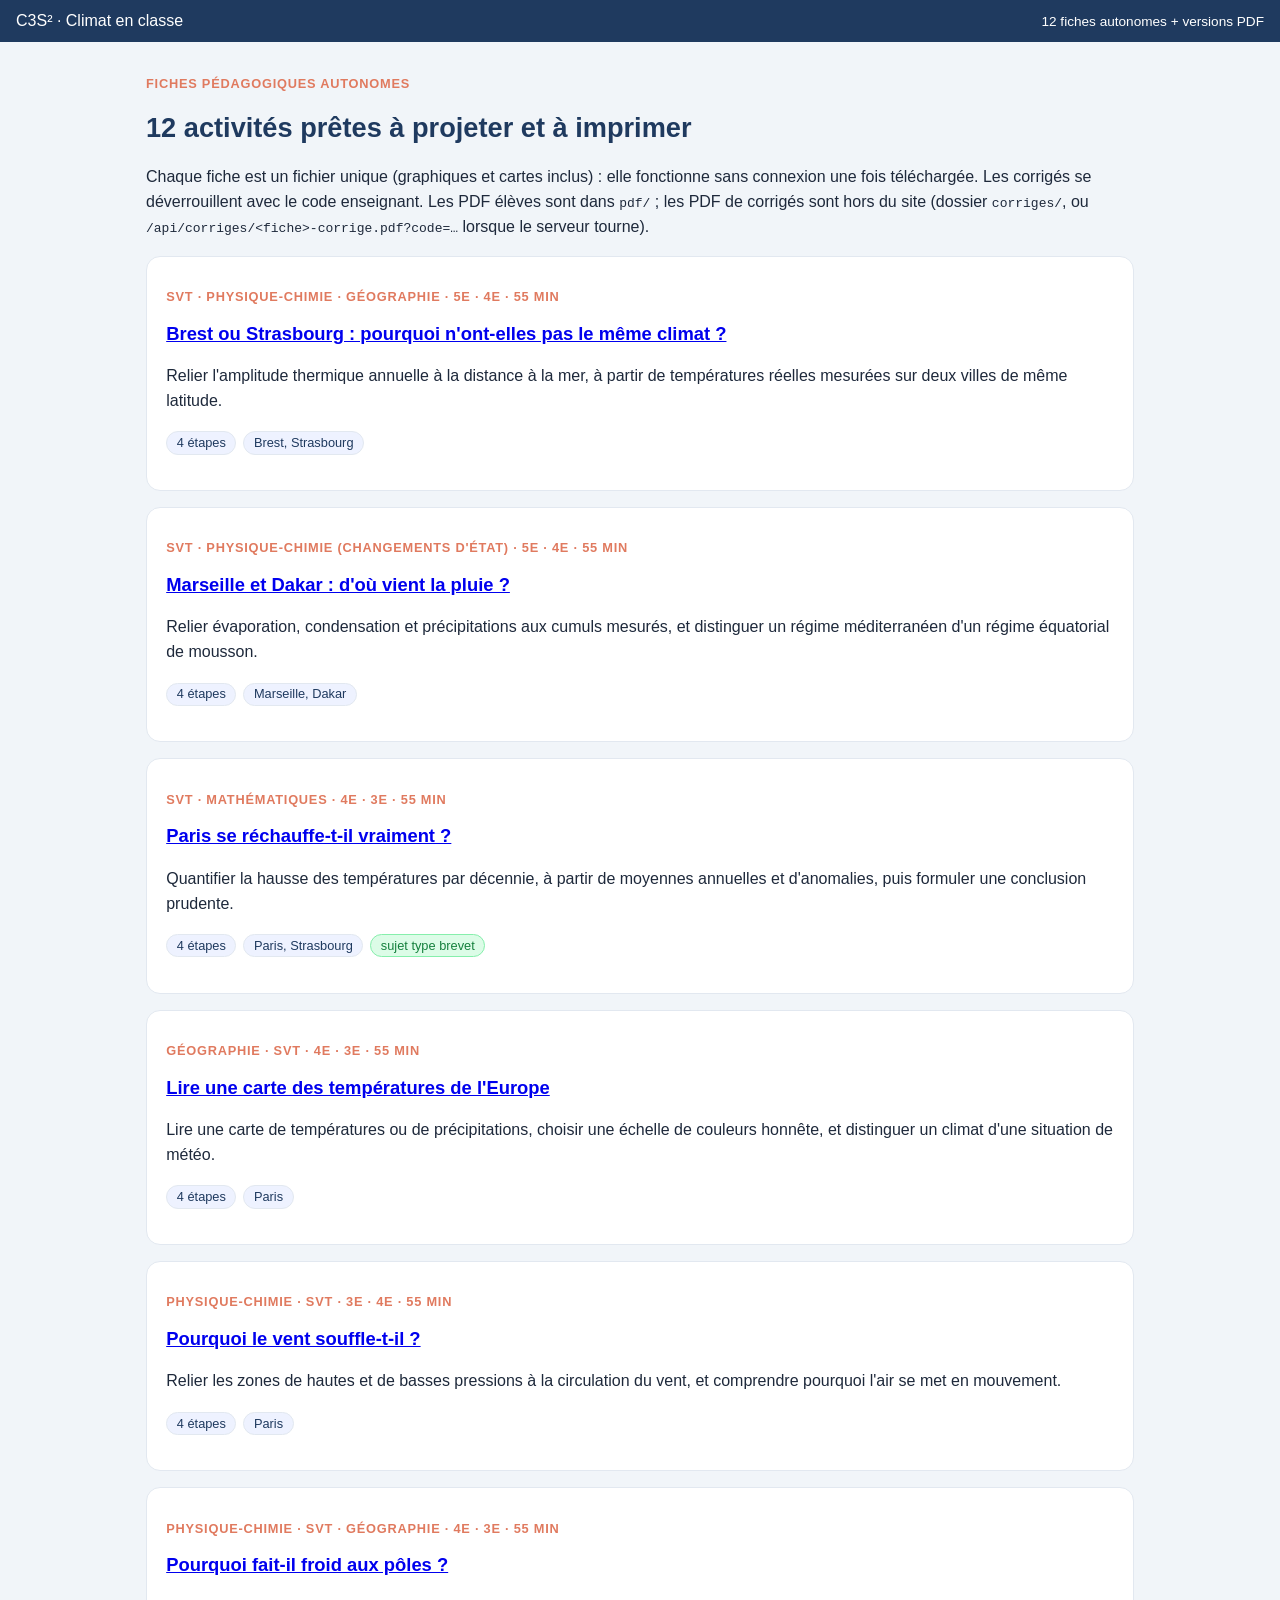
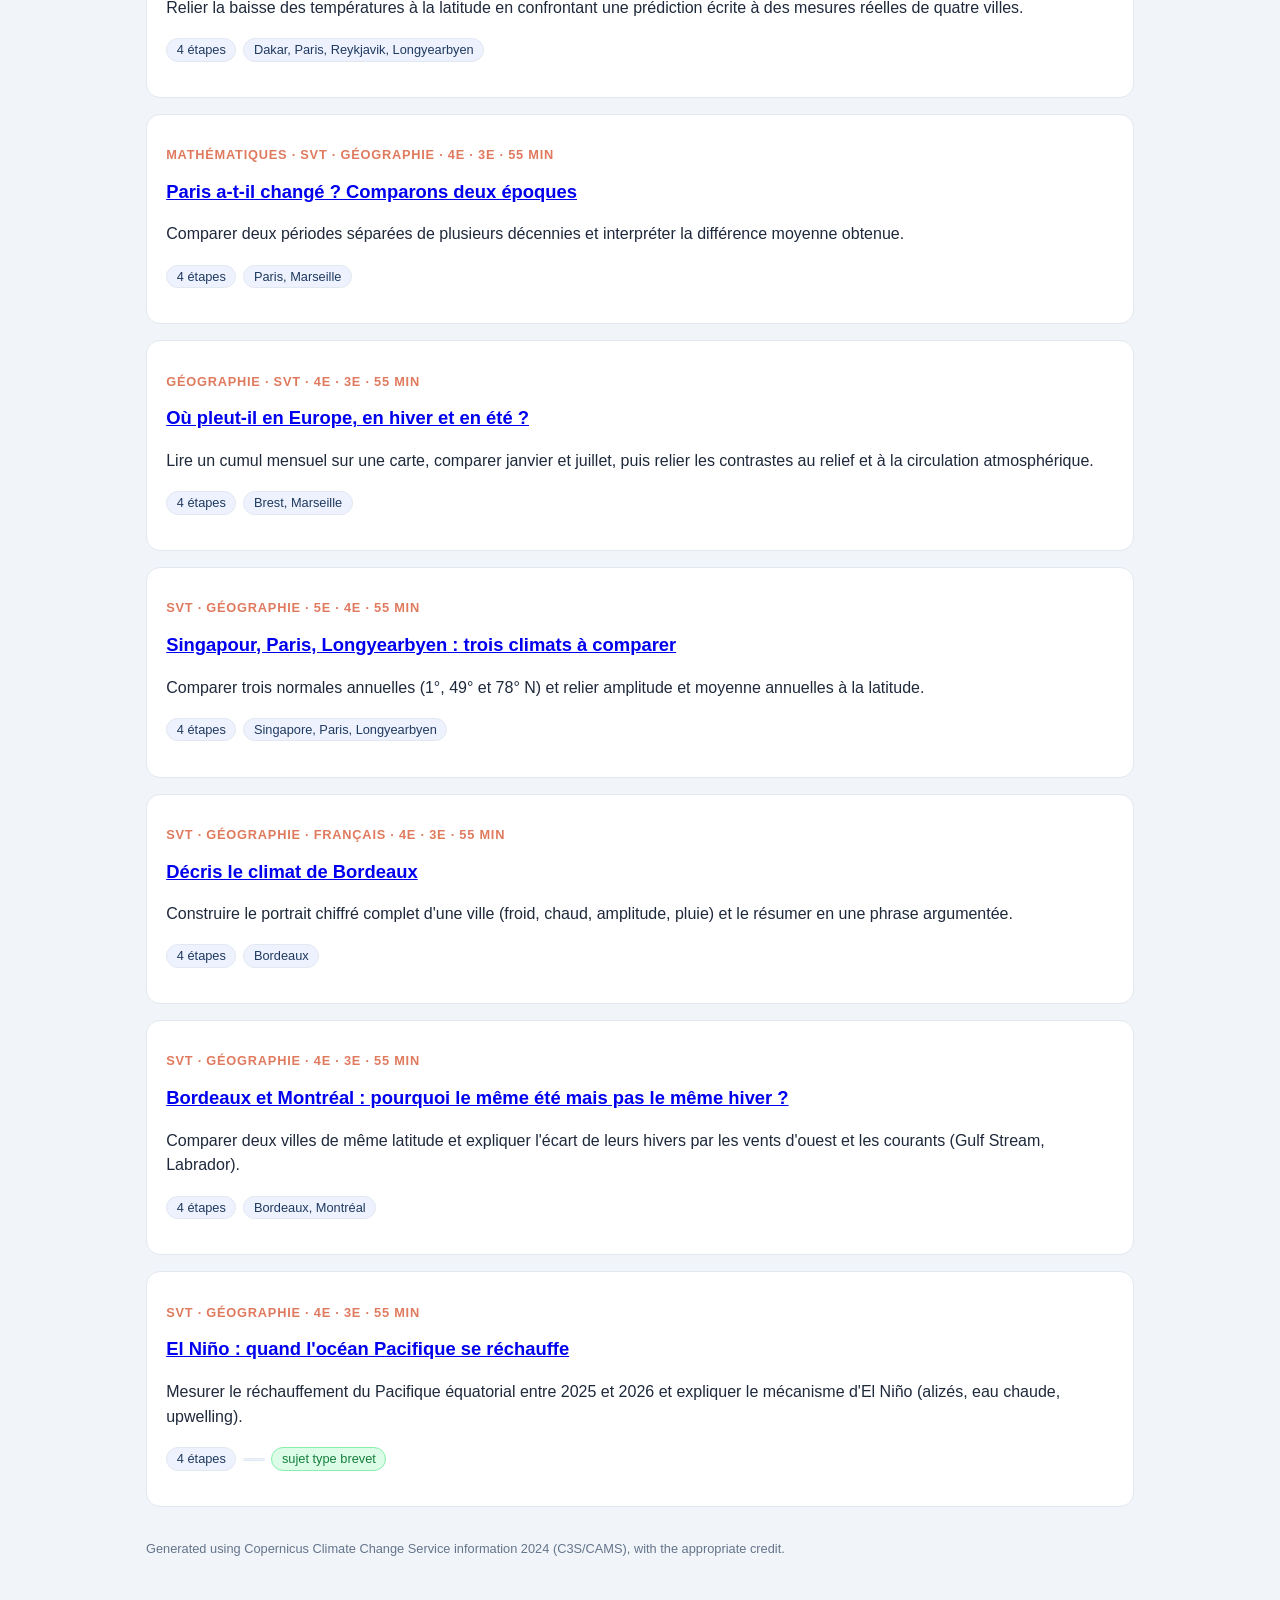
<file: public/activites/index.html>
<!DOCTYPE html>
<html lang="fr">
<head>
<meta charset="utf-8">
<meta name="viewport" content="width=device-width, initial-scale=1">
<title>Fiches d'activités autonomes — C3S²</title>
<style>
:root{
  --ink:#1e293b; --muted:#64748b; --line:#e2e8f0; --card:#ffffff; --bg:#f1f5f9;
  --navy:#1f3a5f; --accent:#e07a5f; --ok:#15803d; --okbg:#dcfce7; --amberbg:#fef3c7;
}
*{box-sizing:border-box}
body{margin:0;background:var(--bg);color:var(--ink);
  font-family:"Segoe UI",Roboto,"Helvetica Neue",Arial,"DejaVu Sans",sans-serif;line-height:1.55}
.topbar{background:var(--navy);color:#fff;padding:.55rem 1rem;display:flex;gap:1rem;align-items:center}
.topbar a{color:#fff;text-decoration:none;font-weight:600}
.topbar .brand{display:flex;align-items:center;gap:.5rem}
.badge{display:inline-block;background:#eef2ff;border:1px solid var(--line);border-radius:999px;
  padding:.05rem .6rem;font-size:.8rem;color:var(--navy);margin:.1rem .15rem .1rem 0}
.wrap{max-width:1020px;margin:0 auto;padding:1.2rem 1rem 3rem}
.card{background:var(--card);border:1px solid var(--line);border-radius:14px;padding:1.1rem 1.2rem;margin:1rem 0}
h1{font-size:1.7rem;margin:.2rem 0 .6rem;color:var(--navy)}
h2{font-size:1.15rem;color:var(--navy);margin:.2rem 0 .5rem}
.kicker{color:var(--accent);font-weight:700;letter-spacing:.06em;font-size:.8rem;text-transform:uppercase}
.question{border-left:4px solid var(--accent);background:#fff7ed;border-radius:0 10px 10px 0;
  padding:.7rem .9rem;font-weight:600;margin:.6rem 0}
.hint{background:#f8fafc;border:1px dashed #94a3b8;border-radius:10px;padding:.55rem .8rem;margin:.5rem 0;font-size:.95rem}
.hint b{color:var(--navy)}
figure{margin:.8rem 0}
figure svg, figure img{max-width:100%;height:auto;background:#fff;border:1px solid var(--line);border-radius:10px}
figcaption{font-size:.82rem;color:var(--muted);margin-top:.25rem}
.step-head{display:flex;align-items:center;gap:.6rem;flex-wrap:wrap}
.step-n{background:var(--navy);color:#fff;font-weight:700;border-radius:10px;min-width:2rem;height:2rem;
  display:inline-flex;align-items:center;justify-content:center}
.teacher{background:#fffbeb;border:1px solid #f59e0b;border-radius:12px;padding:.8rem 1rem}
input[type=password]{padding:.45rem .6rem;border:1px solid var(--line);border-radius:8px;max-width:220px}
.btn{background:var(--navy);color:#fff;border:none;border-radius:9px;padding:.5rem 1rem;font-weight:600;cursor:pointer}
.btn:hover{filter:brightness(1.12)}
.btn-warm{background:var(--accent)}
.answer{display:none;background:#f0fdf4;border:1px solid #86efac;border-radius:10px;padding:.7rem .9rem;margin:.5rem 0}
.answer.visible{display:block}
.badge-ok{background:var(--okbg);color:var(--ok);border:1px solid #86efac}
footer{color:var(--muted);font-size:.8rem;margin-top:2rem}
.tip{background:var(--amberbg);border-left:4px solid #f59e0b;border-radius:0 10px 10px 0;padding:.6rem .9rem}
.exam-rappel{background:#f6f9ff;border-left:4px solid var(--navy);border-radius:0 10px 10px 0;padding:.6rem .9rem;margin:.6rem 0}
.exam-doc{border:1px solid var(--line);border-radius:10px;padding:.7rem .9rem;margin:.7rem 0;background:#fbfcfe}
.exam-doc h4{margin:.1rem 0 .35rem;font-size:1rem;color:var(--navy)}
.exam-table{width:100%;border-collapse:collapse;font-size:.92rem;margin:.5rem 0}
.exam-table th,.exam-table td{border:1px solid var(--line);padding:.4rem .6rem;text-align:left}
.exam-table th{background:#eef2ff;color:var(--navy);font-size:.85rem}
.exam-q{border:1px solid var(--line);border-radius:10px;padding:.7rem .9rem;margin:.7rem 0}
.exam-q h3{margin:.1rem 0}
@media print{
  body{background:#fff}
  .topbar,.no-print{display:none !important}
  .wrap{max-width:none;padding:0}
  .card{break-inside:avoid;border-color:#cbd5e1}
  figure svg, figure img{-print-color-adjust:exact;print-color-adjust:exact}
  .step{break-inside:avoid}
  a{color:var(--ink);text-decoration:none}
}
</style>
</head>
<body>
<header class="topbar no-print">
  <span class="brand">C3S² · Climat en classe</span>
  <span style="margin-left:auto;font-size:.85rem">12 fiches autonomes + versions PDF</span>
</header>
<main class="wrap">
  <p class="kicker">Fiches pédagogiques autonomes</p>
  <h1>12 activités prêtes à projeter et à imprimer</h1>
  <p>Chaque fiche est un fichier unique (graphiques et cartes inclus) : elle fonctionne
  sans connexion une fois téléchargée. Les corrigés se déverrouillent avec le code enseignant.
  Les PDF élèves sont dans <code>pdf/</code> ; les PDF de corrigés sont hors du site
  (dossier <code>corriges/</code>, ou <code>/api/corriges/&lt;fiche&gt;-corrige.pdf?code=…</code>
  lorsque le serveur tourne).</p>
  
      <section class="card">
        <p class="kicker">SVT · Physique-chimie · Géographie · 5e · 4e · 55 min</p>
        <h2><a href="ocean_continent.html">Brest ou Strasbourg : pourquoi n&#x27;ont-elles pas le même climat ?</a></h2>
        <p>Relier l&#x27;amplitude thermique annuelle à la distance à la mer, à partir de températures réelles mesurées sur deux villes de même latitude.</p>
        <p><span class="badge">4 étapes</span> <span class="badge">Brest, Strasbourg</span></p>
      </section>
      <section class="card">
        <p class="kicker">SVT · Physique-chimie (changements d&#x27;état) · 5e · 4e · 55 min</p>
        <h2><a href="cycle_eau.html">Marseille et Dakar : d&#x27;où vient la pluie ?</a></h2>
        <p>Relier évaporation, condensation et précipitations aux cumuls mesurés, et distinguer un régime méditerranéen d&#x27;un régime équatorial de mousson.</p>
        <p><span class="badge">4 étapes</span> <span class="badge">Marseille, Dakar</span></p>
      </section>
      <section class="card">
        <p class="kicker">SVT · Mathématiques · 4e · 3e · 55 min</p>
        <h2><a href="rechauffement.html">Paris se réchauffe-t-il vraiment ?</a></h2>
        <p>Quantifier la hausse des températures par décennie, à partir de moyennes annuelles et d&#x27;anomalies, puis formuler une conclusion prudente.</p>
        <p><span class="badge">4 étapes</span> <span class="badge">Paris, Strasbourg</span> <span class="badge badge-ok">sujet type brevet</span></p>
      </section>
      <section class="card">
        <p class="kicker">Géographie · SVT · 4e · 3e · 55 min</p>
        <h2><a href="cartes_climatiques.html">Lire une carte des températures de l&#x27;Europe</a></h2>
        <p>Lire une carte de températures ou de précipitations, choisir une échelle de couleurs honnête, et distinguer un climat d&#x27;une situation de météo.</p>
        <p><span class="badge">4 étapes</span> <span class="badge">Paris</span></p>
      </section>
      <section class="card">
        <p class="kicker">Physique-chimie · SVT · 3e · 4e · 55 min</p>
        <h2><a href="vent_pression.html">Pourquoi le vent souffle-t-il ?</a></h2>
        <p>Relier les zones de hautes et de basses pressions à la circulation du vent, et comprendre pourquoi l&#x27;air se met en mouvement.</p>
        <p><span class="badge">4 étapes</span> <span class="badge">Paris</span></p>
      </section>
      <section class="card">
        <p class="kicker">Physique-chimie · SVT · Géographie · 4e · 3e · 55 min</p>
        <h2><a href="latitude.html">Pourquoi fait-il froid aux pôles ?</a></h2>
        <p>Relier la baisse des températures à la latitude en confrontant une prédiction écrite à des mesures réelles de quatre villes.</p>
        <p><span class="badge">4 étapes</span> <span class="badge">Dakar, Paris, Reykjavik, Longyearbyen</span></p>
      </section>
      <section class="card">
        <p class="kicker">Mathématiques · SVT · Géographie · 4e · 3e · 55 min</p>
        <h2><a href="avant_apres.html">Paris a-t-il changé ? Comparons deux époques</a></h2>
        <p>Comparer deux périodes séparées de plusieurs décennies et interpréter la différence moyenne obtenue.</p>
        <p><span class="badge">4 étapes</span> <span class="badge">Paris, Marseille</span></p>
      </section>
      <section class="card">
        <p class="kicker">Géographie · SVT · 4e · 3e · 55 min</p>
        <h2><a href="pluies_europe.html">Où pleut-il en Europe, en hiver et en été ?</a></h2>
        <p>Lire un cumul mensuel sur une carte, comparer janvier et juillet, puis relier les contrastes au relief et à la circulation atmosphérique.</p>
        <p><span class="badge">4 étapes</span> <span class="badge">Brest, Marseille</span></p>
      </section>
      <section class="card">
        <p class="kicker">SVT · Géographie · 5e · 4e · 55 min</p>
        <h2><a href="regimes_monde.html">Singapour, Paris, Longyearbyen : trois climats à comparer</a></h2>
        <p>Comparer trois normales annuelles (1°, 49° et 78° N) et relier amplitude et moyenne annuelles à la latitude.</p>
        <p><span class="badge">4 étapes</span> <span class="badge">Singapore, Paris, Longyearbyen</span></p>
      </section>
      <section class="card">
        <p class="kicker">SVT · Géographie · Français · 4e · 3e · 55 min</p>
        <h2><a href="portrait_climat.html">Décris le climat de Bordeaux</a></h2>
        <p>Construire le portrait chiffré complet d&#x27;une ville (froid, chaud, amplitude, pluie) et le résumer en une phrase argumentée.</p>
        <p><span class="badge">4 étapes</span> <span class="badge">Bordeaux</span></p>
      </section>
      <section class="card">
        <p class="kicker">SVT · Géographie · 4e · 3e · 55 min</p>
        <h2><a href="vents_courants.html">Bordeaux et Montréal : pourquoi le même été mais pas le même hiver ?</a></h2>
        <p>Comparer deux villes de même latitude et expliquer l&#x27;écart de leurs hivers par les vents d&#x27;ouest et les courants (Gulf Stream, Labrador).</p>
        <p><span class="badge">4 étapes</span> <span class="badge">Bordeaux, Montréal</span></p>
      </section>
      <section class="card">
        <p class="kicker">SVT · Géographie · 4e · 3e · 55 min</p>
        <h2><a href="elnino.html">El Niño : quand l&#x27;océan Pacifique se réchauffe</a></h2>
        <p>Mesurer le réchauffement du Pacifique équatorial entre 2025 et 2026 et expliquer le mécanisme d&#x27;El Niño (alizés, eau chaude, upwelling).</p>
        <p><span class="badge">4 étapes</span> <span class="badge"></span> <span class="badge badge-ok">sujet type brevet</span></p>
      </section>
  <footer>Generated using Copernicus Climate Change Service information 2024 (C3S/CAMS), with the appropriate credit.</footer>
</main>
</body>
</html>
</file>
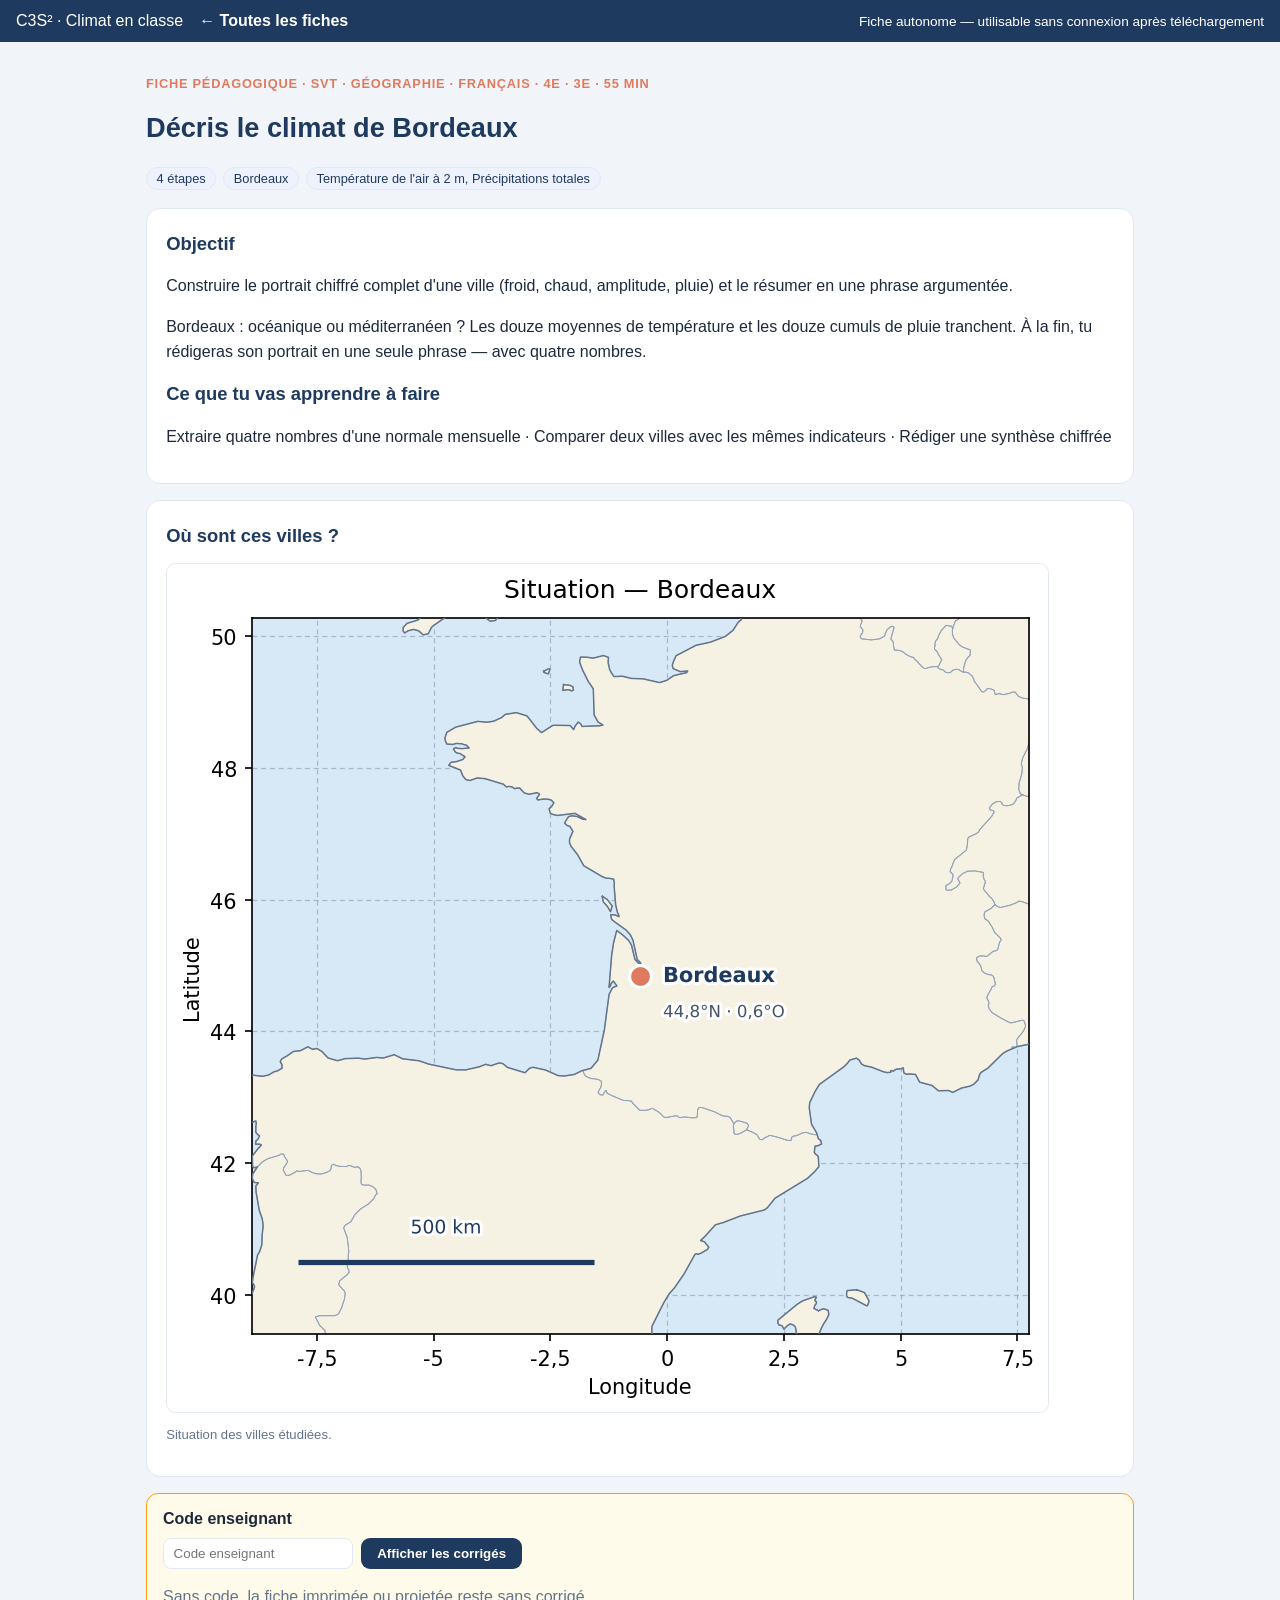
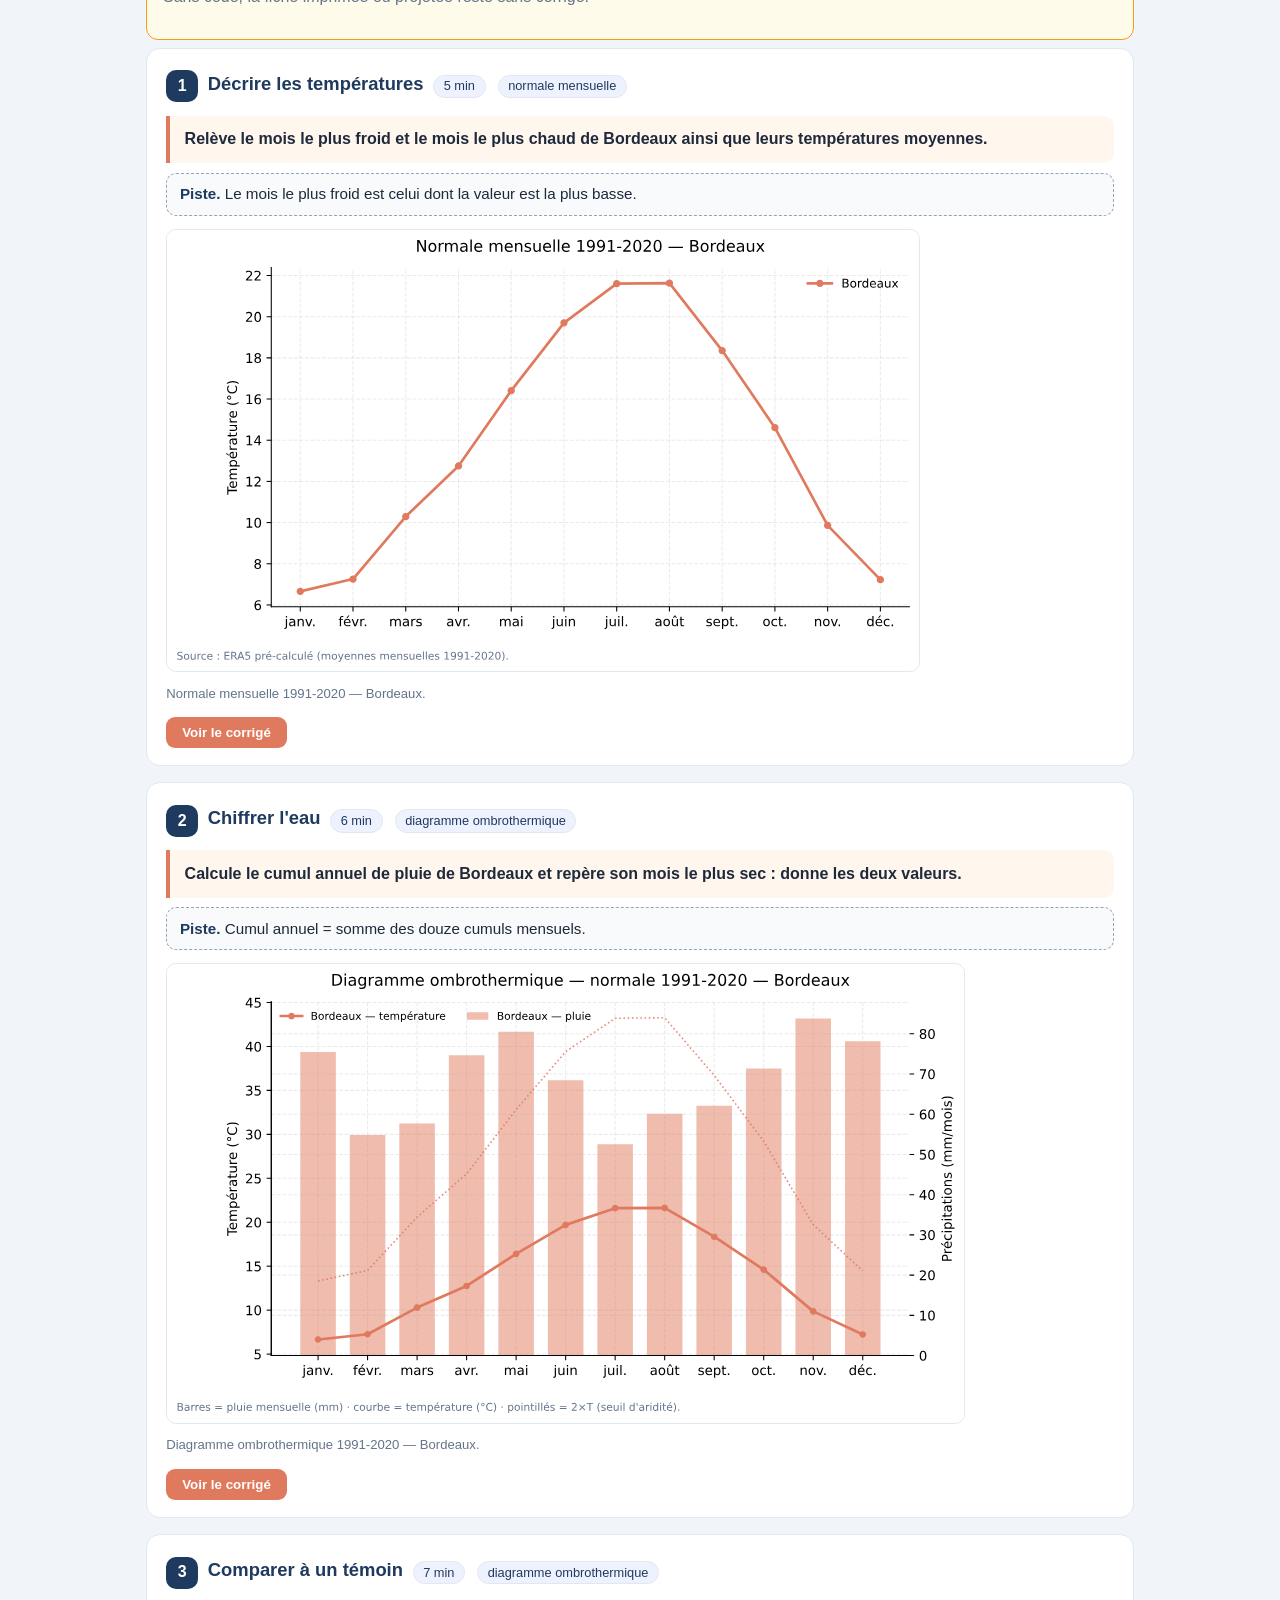
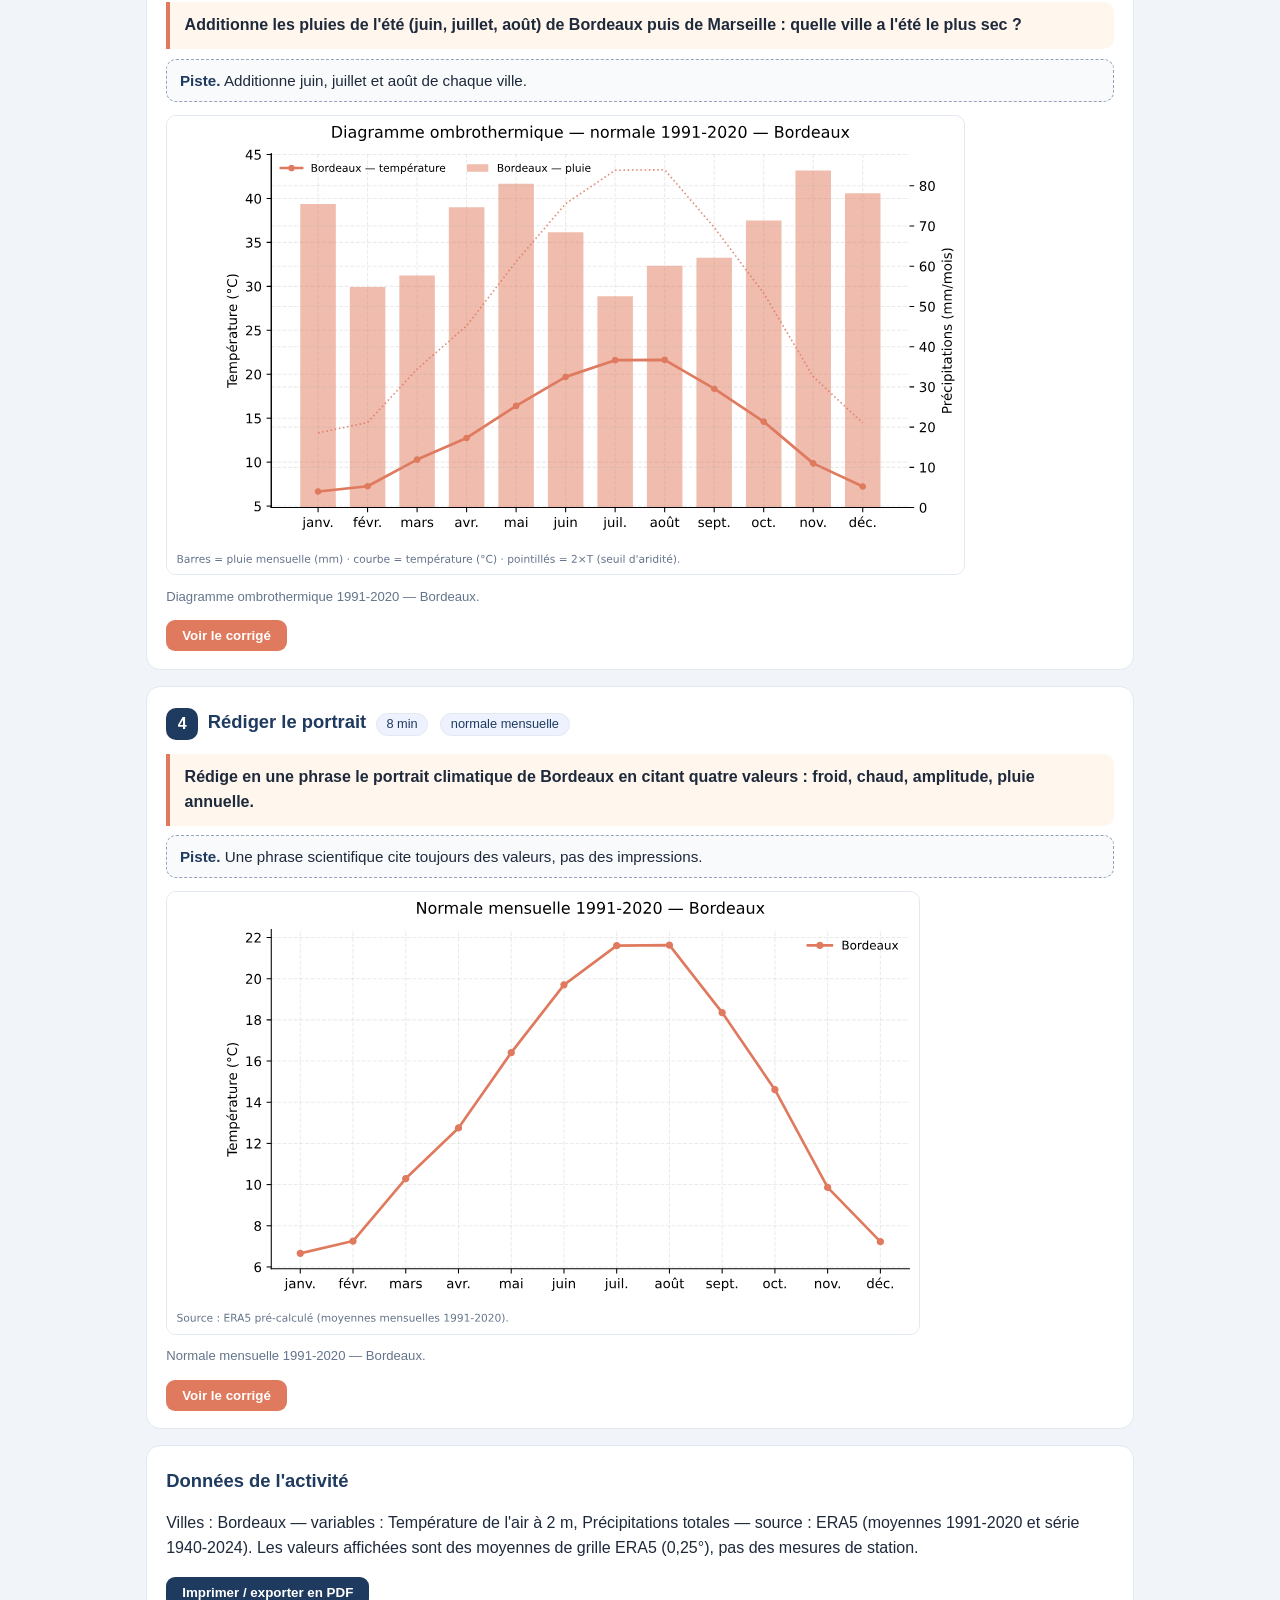
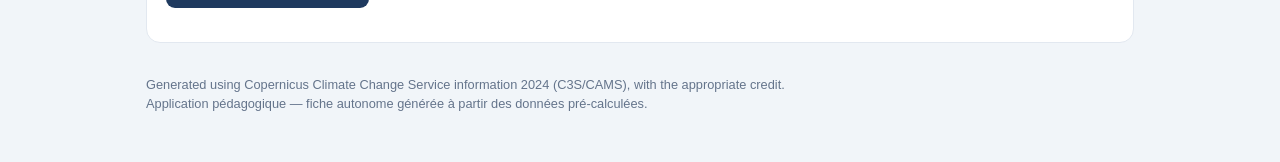
<file: public/activites/portrait_climat.html>
<!DOCTYPE html>
<html lang="fr">
<head>
<meta charset="utf-8">
<meta name="viewport" content="width=device-width, initial-scale=1">
<title>Décris le climat de Bordeaux — C3S² · fiche autonome</title>
<style>
:root{
  --ink:#1e293b; --muted:#64748b; --line:#e2e8f0; --card:#ffffff; --bg:#f1f5f9;
  --navy:#1f3a5f; --accent:#e07a5f; --ok:#15803d; --okbg:#dcfce7; --amberbg:#fef3c7;
}
*{box-sizing:border-box}
body{margin:0;background:var(--bg);color:var(--ink);
  font-family:"Segoe UI",Roboto,"Helvetica Neue",Arial,"DejaVu Sans",sans-serif;line-height:1.55}
.topbar{background:var(--navy);color:#fff;padding:.55rem 1rem;display:flex;gap:1rem;align-items:center}
.topbar a{color:#fff;text-decoration:none;font-weight:600}
.topbar .brand{display:flex;align-items:center;gap:.5rem}
.badge{display:inline-block;background:#eef2ff;border:1px solid var(--line);border-radius:999px;
  padding:.05rem .6rem;font-size:.8rem;color:var(--navy);margin:.1rem .15rem .1rem 0}
.wrap{max-width:1020px;margin:0 auto;padding:1.2rem 1rem 3rem}
.card{background:var(--card);border:1px solid var(--line);border-radius:14px;padding:1.1rem 1.2rem;margin:1rem 0}
h1{font-size:1.7rem;margin:.2rem 0 .6rem;color:var(--navy)}
h2{font-size:1.15rem;color:var(--navy);margin:.2rem 0 .5rem}
.kicker{color:var(--accent);font-weight:700;letter-spacing:.06em;font-size:.8rem;text-transform:uppercase}
.question{border-left:4px solid var(--accent);background:#fff7ed;border-radius:0 10px 10px 0;
  padding:.7rem .9rem;font-weight:600;margin:.6rem 0}
.hint{background:#f8fafc;border:1px dashed #94a3b8;border-radius:10px;padding:.55rem .8rem;margin:.5rem 0;font-size:.95rem}
.hint b{color:var(--navy)}
figure{margin:.8rem 0}
figure svg, figure img{max-width:100%;height:auto;background:#fff;border:1px solid var(--line);border-radius:10px}
figcaption{font-size:.82rem;color:var(--muted);margin-top:.25rem}
.step-head{display:flex;align-items:center;gap:.6rem;flex-wrap:wrap}
.step-n{background:var(--navy);color:#fff;font-weight:700;border-radius:10px;min-width:2rem;height:2rem;
  display:inline-flex;align-items:center;justify-content:center}
.teacher{background:#fffbeb;border:1px solid #f59e0b;border-radius:12px;padding:.8rem 1rem}
input[type=password]{padding:.45rem .6rem;border:1px solid var(--line);border-radius:8px;max-width:220px}
.btn{background:var(--navy);color:#fff;border:none;border-radius:9px;padding:.5rem 1rem;font-weight:600;cursor:pointer}
.btn:hover{filter:brightness(1.12)}
.btn-warm{background:var(--accent)}
.answer{display:none;background:#f0fdf4;border:1px solid #86efac;border-radius:10px;padding:.7rem .9rem;margin:.5rem 0}
.answer.visible{display:block}
.badge-ok{background:var(--okbg);color:var(--ok);border:1px solid #86efac}
footer{color:var(--muted);font-size:.8rem;margin-top:2rem}
.tip{background:var(--amberbg);border-left:4px solid #f59e0b;border-radius:0 10px 10px 0;padding:.6rem .9rem}
.exam-rappel{background:#f6f9ff;border-left:4px solid var(--navy);border-radius:0 10px 10px 0;padding:.6rem .9rem;margin:.6rem 0}
.exam-doc{border:1px solid var(--line);border-radius:10px;padding:.7rem .9rem;margin:.7rem 0;background:#fbfcfe}
.exam-doc h4{margin:.1rem 0 .35rem;font-size:1rem;color:var(--navy)}
.exam-table{width:100%;border-collapse:collapse;font-size:.92rem;margin:.5rem 0}
.exam-table th,.exam-table td{border:1px solid var(--line);padding:.4rem .6rem;text-align:left}
.exam-table th{background:#eef2ff;color:var(--navy);font-size:.85rem}
.exam-q{border:1px solid var(--line);border-radius:10px;padding:.7rem .9rem;margin:.7rem 0}
.exam-q h3{margin:.1rem 0}
@media print{
  body{background:#fff}
  .topbar,.no-print{display:none !important}
  .wrap{max-width:none;padding:0}
  .card{break-inside:avoid;border-color:#cbd5e1}
  figure svg, figure img{-print-color-adjust:exact;print-color-adjust:exact}
  .step{break-inside:avoid}
  a{color:var(--ink);text-decoration:none}
}
</style>
</head>
<body>
<header class="topbar no-print">
  <span class="brand">C3S² · Climat en classe</span>
  <a href="index.html">← Toutes les fiches</a>
  <span style="margin-left:auto;font-size:.85rem">Fiche autonome — utilisable sans connexion après téléchargement</span>
</header>
<main class="wrap">
  <p class="kicker">Fiche pédagogique · SVT · Géographie · Français · 4e · 3e · 55 min</p>
  <h1>Décris le climat de Bordeaux <span class="badge badge-ok" id="lock-badge" style="display:none">corrigés visibles</span></h1>
  <p>
    <span class="badge">4 étapes</span>
    <span class="badge">Bordeaux</span>
    <span class="badge">Température de l&#x27;air à 2 m, Précipitations totales</span>
    
  </p>
  <section class="card">
    <h2>Objectif</h2>
    <p>Construire le portrait chiffré complet d&#x27;une ville (froid, chaud, amplitude, pluie) et le résumer en une phrase argumentée.</p>
    <p>Bordeaux : océanique ou méditerranéen ? Les douze moyennes de température et les douze cumuls de pluie tranchent. À la fin, tu rédigeras son portrait en une seule phrase — avec quatre nombres.</p>
    <h2>Ce que tu vas apprendre à faire</h2>
    <p>Extraire quatre nombres d&#x27;une normale mensuelle · Comparer deux villes avec les mêmes indicateurs · Rédiger une synthèse chiffrée</p>
  </section>
    <section class="card">
    <h2>Où sont ces villes ?</h2>
    <figure><img src="[data-uri]" alt="Situation des villes étudiées."><figcaption>Situation des villes étudiées.</figcaption></figure>
  </section>
  <section class="card teacher no-print" id="lock-form">
    <b>Code enseignant</b>
    <div style="display:flex;gap:.5rem;align-items:center;margin-top:.4rem;flex-wrap:wrap">
      <input type="password" id="lock-code" placeholder="Code enseignant" autocomplete="off">
      <button class="btn" id="lock-btn" type="button">Afficher les corrigés</button>
    </div>
    <div id="lock-out" class="small" style="margin-top:.4rem"></div>
    <p class="small" style="color:var(--muted)">Sans code, la fiche imprimée ou projetée reste sans corrigé.</p>
  </section>
  <p class="no-print" style="margin-top:-.5rem">
    <button class="btn btn-forget" id="lock-forget" type="button" style="background:#64748b;display:none">Verrouiller les corrigés</button>
  </p>
  
  
      <section class="card step" data-locked-step="1">
        <div class="step-head">
          <span class="step-n">1</span>
          <h2>Décrire les températures</h2>
          <span class="badge">5 min</span>
          <span class="badge">normale mensuelle</span>
        </div>
        <div class="question">Relève le mois le plus froid et le mois le plus chaud de Bordeaux ainsi que leurs températures moyennes.</div>
        <div class="hint"><b>Piste.</b> Le mois le plus froid est celui dont la valeur est la plus basse.</div>
        <figure><?xml version="1.0" encoding="utf-8" standalone="no"?>
<!DOCTYPE svg PUBLIC "-//W3C//DTD SVG 1.1//EN"
  "http://www.w3.org/Graphics/SVG/1.1/DTD/svg11.dtd">
<svg xmlns:xlink="http://www.w3.org/1999/xlink" width="565.488pt" height="331.949875pt" viewBox="0 0 565.488 331.949875" xmlns="http://www.w3.org/2000/svg" version="1.1">
 <metadata>
  <rdf:RDF xmlns:dc="http://purl.org/dc/elements/1.1/" xmlns:cc="http://creativecommons.org/ns#" xmlns:rdf="http://www.w3.org/1999/02/22-rdf-syntax-ns#">
   <cc:Work>
    <dc:type rdf:resource="http://purl.org/dc/dcmitype/StillImage"/>
    <dc:date>2026-09-30T19:21:49.732338</dc:date>
    <dc:format>image/svg+xml</dc:format>
    <dc:creator>
     <cc:Agent>
      <dc:title>Matplotlib v3.7.1, https://matplotlib.org/</dc:title>
     </cc:Agent>
    </dc:creator>
   </cc:Work>
  </rdf:RDF>
 </metadata>
 <defs>
  <style type="text/css">*{stroke-linejoin: round; stroke-linecap: butt}</style>
 </defs>
 <g id="figure_1">
  <g id="patch_1">
   <path d="M 0 331.949875 
L 565.488 331.949875 
L 565.488 0 
L 0 0 
z
" style="fill: #ffffff"/>
  </g>
  <g id="axes_1">
   <g id="patch_2">
    <path d="M 78.408 283.342125 
L 558.288 283.342125 
L 558.288 28.318125 
L 78.408 28.318125 
z
" style="fill: #ffffff"/>
   </g>
   <g id="matplotlib.axis_1">
    <g id="xtick_1">
     <g id="line2d_1">
      <path d="M 100.220727 283.342125 
L 100.220727 28.318125 
" clip-path="url(#p8584232577)" style="fill: none; stroke-dasharray: 2.96,1.28; stroke-dashoffset: 0; stroke: #b0b0b0; stroke-opacity: 0.25; stroke-width: 0.8"/>
     </g>
     <g id="line2d_2">
      <defs>
       <path id="m4156b5d147" d="M 0 0 
L 0 3.5 
" style="stroke: #000000; stroke-width: 0.8"/>
      </defs>
      <g>
       <use xlink:href="#m4156b5d147" x="100.220727" y="283.342125" style="stroke: #000000; stroke-width: 0.8"/>
      </g>
     </g>
     <g id="text_1">
      <!-- janv. -->
      <g transform="translate(88.437915 297.940563) scale(0.1 -0.1)">
       <defs>
        <path id="DejaVuSans-6a" d="M 603 3500 
L 1178 3500 
L 1178 -63 
Q 1178 -731 923 -1031 
Q 669 -1331 103 -1331 
L -116 -1331 
L -116 -844 
L 38 -844 
Q 366 -844 484 -692 
Q 603 -541 603 -63 
L 603 3500 
z
M 603 4863 
L 1178 4863 
L 1178 4134 
L 603 4134 
L 603 4863 
z
" transform="scale(0.015625)"/>
        <path id="DejaVuSans-61" d="M 2194 1759 
Q 1497 1759 1228 1600 
Q 959 1441 959 1056 
Q 959 750 1161 570 
Q 1363 391 1709 391 
Q 2188 391 2477 730 
Q 2766 1069 2766 1631 
L 2766 1759 
L 2194 1759 
z
M 3341 1997 
L 3341 0 
L 2766 0 
L 2766 531 
Q 2569 213 2275 61 
Q 1981 -91 1556 -91 
Q 1019 -91 701 211 
Q 384 513 384 1019 
Q 384 1609 779 1909 
Q 1175 2209 1959 2209 
L 2766 2209 
L 2766 2266 
Q 2766 2663 2505 2880 
Q 2244 3097 1772 3097 
Q 1472 3097 1187 3025 
Q 903 2953 641 2809 
L 641 3341 
Q 956 3463 1253 3523 
Q 1550 3584 1831 3584 
Q 2591 3584 2966 3190 
Q 3341 2797 3341 1997 
z
" transform="scale(0.015625)"/>
        <path id="DejaVuSans-6e" d="M 3513 2113 
L 3513 0 
L 2938 0 
L 2938 2094 
Q 2938 2591 2744 2837 
Q 2550 3084 2163 3084 
Q 1697 3084 1428 2787 
Q 1159 2491 1159 1978 
L 1159 0 
L 581 0 
L 581 3500 
L 1159 3500 
L 1159 2956 
Q 1366 3272 1645 3428 
Q 1925 3584 2291 3584 
Q 2894 3584 3203 3211 
Q 3513 2838 3513 2113 
z
" transform="scale(0.015625)"/>
        <path id="DejaVuSans-76" d="M 191 3500 
L 800 3500 
L 1894 563 
L 2988 3500 
L 3597 3500 
L 2284 0 
L 1503 0 
L 191 3500 
z
" transform="scale(0.015625)"/>
        <path id="DejaVuSans-2e" d="M 684 794 
L 1344 794 
L 1344 0 
L 684 0 
L 684 794 
z
" transform="scale(0.015625)"/>
       </defs>
       <use xlink:href="#DejaVuSans-6a"/>
       <use xlink:href="#DejaVuSans-61" x="27.783203"/>
       <use xlink:href="#DejaVuSans-6e" x="89.0625"/>
       <use xlink:href="#DejaVuSans-76" x="152.441406"/>
       <use xlink:href="#DejaVuSans-2e" x="203.871094"/>
      </g>
     </g>
    </g>
    <g id="xtick_2">
     <g id="line2d_3">
      <path d="M 139.880231 283.342125 
L 139.880231 28.318125 
" clip-path="url(#p8584232577)" style="fill: none; stroke-dasharray: 2.96,1.28; stroke-dashoffset: 0; stroke: #b0b0b0; stroke-opacity: 0.25; stroke-width: 0.8"/>
     </g>
     <g id="line2d_4">
      <g>
       <use xlink:href="#m4156b5d147" x="139.880231" y="283.342125" style="stroke: #000000; stroke-width: 0.8"/>
      </g>
     </g>
     <g id="text_2">
      <!-- févr. -->
      <g transform="translate(128.895856 297.940563) scale(0.1 -0.1)">
       <defs>
        <path id="DejaVuSans-66" d="M 2375 4863 
L 2375 4384 
L 1825 4384 
Q 1516 4384 1395 4259 
Q 1275 4134 1275 3809 
L 1275 3500 
L 2222 3500 
L 2222 3053 
L 1275 3053 
L 1275 0 
L 697 0 
L 697 3053 
L 147 3053 
L 147 3500 
L 697 3500 
L 697 3744 
Q 697 4328 969 4595 
Q 1241 4863 1831 4863 
L 2375 4863 
z
" transform="scale(0.015625)"/>
        <path id="DejaVuSans-e9" d="M 3597 1894 
L 3597 1613 
L 953 1613 
Q 991 1019 1311 708 
Q 1631 397 2203 397 
Q 2534 397 2845 478 
Q 3156 559 3463 722 
L 3463 178 
Q 3153 47 2828 -22 
Q 2503 -91 2169 -91 
Q 1331 -91 842 396 
Q 353 884 353 1716 
Q 353 2575 817 3079 
Q 1281 3584 2069 3584 
Q 2775 3584 3186 3129 
Q 3597 2675 3597 1894 
z
M 3022 2063 
Q 3016 2534 2758 2815 
Q 2500 3097 2075 3097 
Q 1594 3097 1305 2825 
Q 1016 2553 972 2059 
L 3022 2063 
z
M 2466 5119 
L 3088 5119 
L 2070 3944 
L 1591 3944 
L 2466 5119 
z
" transform="scale(0.015625)"/>
        <path id="DejaVuSans-72" d="M 2631 2963 
Q 2534 3019 2420 3045 
Q 2306 3072 2169 3072 
Q 1681 3072 1420 2755 
Q 1159 2438 1159 1844 
L 1159 0 
L 581 0 
L 581 3500 
L 1159 3500 
L 1159 2956 
Q 1341 3275 1631 3429 
Q 1922 3584 2338 3584 
Q 2397 3584 2469 3576 
Q 2541 3569 2628 3553 
L 2631 2963 
z
" transform="scale(0.015625)"/>
       </defs>
       <use xlink:href="#DejaVuSans-66"/>
       <use xlink:href="#DejaVuSans-e9" x="35.205078"/>
       <use xlink:href="#DejaVuSans-76" x="96.728516"/>
       <use xlink:href="#DejaVuSans-72" x="155.908203"/>
       <use xlink:href="#DejaVuSans-2e" x="187.896484"/>
      </g>
     </g>
    </g>
    <g id="xtick_3">
     <g id="line2d_5">
      <path d="M 179.539736 283.342125 
L 179.539736 28.318125 
" clip-path="url(#p8584232577)" style="fill: none; stroke-dasharray: 2.96,1.28; stroke-dashoffset: 0; stroke: #b0b0b0; stroke-opacity: 0.25; stroke-width: 0.8"/>
     </g>
     <g id="line2d_6">
      <g>
       <use xlink:href="#m4156b5d147" x="179.539736" y="283.342125" style="stroke: #000000; stroke-width: 0.8"/>
      </g>
     </g>
     <g id="text_3">
      <!-- mars -->
      <g transform="translate(166.945204 297.940563) scale(0.1 -0.1)">
       <defs>
        <path id="DejaVuSans-6d" d="M 3328 2828 
Q 3544 3216 3844 3400 
Q 4144 3584 4550 3584 
Q 5097 3584 5394 3201 
Q 5691 2819 5691 2113 
L 5691 0 
L 5113 0 
L 5113 2094 
Q 5113 2597 4934 2840 
Q 4756 3084 4391 3084 
Q 3944 3084 3684 2787 
Q 3425 2491 3425 1978 
L 3425 0 
L 2847 0 
L 2847 2094 
Q 2847 2600 2669 2842 
Q 2491 3084 2119 3084 
Q 1678 3084 1418 2786 
Q 1159 2488 1159 1978 
L 1159 0 
L 581 0 
L 581 3500 
L 1159 3500 
L 1159 2956 
Q 1356 3278 1631 3431 
Q 1906 3584 2284 3584 
Q 2666 3584 2933 3390 
Q 3200 3197 3328 2828 
z
" transform="scale(0.015625)"/>
        <path id="DejaVuSans-73" d="M 2834 3397 
L 2834 2853 
Q 2591 2978 2328 3040 
Q 2066 3103 1784 3103 
Q 1356 3103 1142 2972 
Q 928 2841 928 2578 
Q 928 2378 1081 2264 
Q 1234 2150 1697 2047 
L 1894 2003 
Q 2506 1872 2764 1633 
Q 3022 1394 3022 966 
Q 3022 478 2636 193 
Q 2250 -91 1575 -91 
Q 1294 -91 989 -36 
Q 684 19 347 128 
L 347 722 
Q 666 556 975 473 
Q 1284 391 1588 391 
Q 1994 391 2212 530 
Q 2431 669 2431 922 
Q 2431 1156 2273 1281 
Q 2116 1406 1581 1522 
L 1381 1569 
Q 847 1681 609 1914 
Q 372 2147 372 2553 
Q 372 3047 722 3315 
Q 1072 3584 1716 3584 
Q 2034 3584 2315 3537 
Q 2597 3491 2834 3397 
z
" transform="scale(0.015625)"/>
       </defs>
       <use xlink:href="#DejaVuSans-6d"/>
       <use xlink:href="#DejaVuSans-61" x="97.412109"/>
       <use xlink:href="#DejaVuSans-72" x="158.691406"/>
       <use xlink:href="#DejaVuSans-73" x="199.804688"/>
      </g>
     </g>
    </g>
    <g id="xtick_4">
     <g id="line2d_7">
      <path d="M 219.19924 283.342125 
L 219.19924 28.318125 
" clip-path="url(#p8584232577)" style="fill: none; stroke-dasharray: 2.96,1.28; stroke-dashoffset: 0; stroke: #b0b0b0; stroke-opacity: 0.25; stroke-width: 0.8"/>
     </g>
     <g id="line2d_8">
      <g>
       <use xlink:href="#m4156b5d147" x="219.19924" y="283.342125" style="stroke: #000000; stroke-width: 0.8"/>
      </g>
     </g>
     <g id="text_4">
      <!-- avr. -->
      <g transform="translate(209.987521 297.940563) scale(0.1 -0.1)">
       <use xlink:href="#DejaVuSans-61"/>
       <use xlink:href="#DejaVuSans-76" x="61.279297"/>
       <use xlink:href="#DejaVuSans-72" x="120.458984"/>
       <use xlink:href="#DejaVuSans-2e" x="152.447266"/>
      </g>
     </g>
    </g>
    <g id="xtick_5">
     <g id="line2d_9">
      <path d="M 258.858744 283.342125 
L 258.858744 28.318125 
" clip-path="url(#p8584232577)" style="fill: none; stroke-dasharray: 2.96,1.28; stroke-dashoffset: 0; stroke: #b0b0b0; stroke-opacity: 0.25; stroke-width: 0.8"/>
     </g>
     <g id="line2d_10">
      <g>
       <use xlink:href="#m4156b5d147" x="258.858744" y="283.342125" style="stroke: #000000; stroke-width: 0.8"/>
      </g>
     </g>
     <g id="text_5">
      <!-- mai -->
      <g transform="translate(249.535306 297.940563) scale(0.1 -0.1)">
       <defs>
        <path id="DejaVuSans-69" d="M 603 3500 
L 1178 3500 
L 1178 0 
L 603 0 
L 603 3500 
z
M 603 4863 
L 1178 4863 
L 1178 4134 
L 603 4134 
L 603 4863 
z
" transform="scale(0.015625)"/>
       </defs>
       <use xlink:href="#DejaVuSans-6d"/>
       <use xlink:href="#DejaVuSans-61" x="97.412109"/>
       <use xlink:href="#DejaVuSans-69" x="158.691406"/>
      </g>
     </g>
    </g>
    <g id="xtick_6">
     <g id="line2d_11">
      <path d="M 298.518248 283.342125 
L 298.518248 28.318125 
" clip-path="url(#p8584232577)" style="fill: none; stroke-dasharray: 2.96,1.28; stroke-dashoffset: 0; stroke: #b0b0b0; stroke-opacity: 0.25; stroke-width: 0.8"/>
     </g>
     <g id="line2d_12">
      <g>
       <use xlink:href="#m4156b5d147" x="298.518248" y="283.342125" style="stroke: #000000; stroke-width: 0.8"/>
      </g>
     </g>
     <g id="text_6">
      <!-- juin -->
      <g transform="translate(289.402623 297.940563) scale(0.1 -0.1)">
       <defs>
        <path id="DejaVuSans-75" d="M 544 1381 
L 544 3500 
L 1119 3500 
L 1119 1403 
Q 1119 906 1312 657 
Q 1506 409 1894 409 
Q 2359 409 2629 706 
Q 2900 1003 2900 1516 
L 2900 3500 
L 3475 3500 
L 3475 0 
L 2900 0 
L 2900 538 
Q 2691 219 2414 64 
Q 2138 -91 1772 -91 
Q 1169 -91 856 284 
Q 544 659 544 1381 
z
M 1991 3584 
L 1991 3584 
z
" transform="scale(0.015625)"/>
       </defs>
       <use xlink:href="#DejaVuSans-6a"/>
       <use xlink:href="#DejaVuSans-75" x="27.783203"/>
       <use xlink:href="#DejaVuSans-69" x="91.162109"/>
       <use xlink:href="#DejaVuSans-6e" x="118.945312"/>
      </g>
     </g>
    </g>
    <g id="xtick_7">
     <g id="line2d_13">
      <path d="M 338.177752 283.342125 
L 338.177752 28.318125 
" clip-path="url(#p8584232577)" style="fill: none; stroke-dasharray: 2.96,1.28; stroke-dashoffset: 0; stroke: #b0b0b0; stroke-opacity: 0.25; stroke-width: 0.8"/>
     </g>
     <g id="line2d_14">
      <g>
       <use xlink:href="#m4156b5d147" x="338.177752" y="283.342125" style="stroke: #000000; stroke-width: 0.8"/>
      </g>
     </g>
     <g id="text_7">
      <!-- juil. -->
      <g transform="translate(329.252752 297.940563) scale(0.1 -0.1)">
       <defs>
        <path id="DejaVuSans-6c" d="M 603 4863 
L 1178 4863 
L 1178 0 
L 603 0 
L 603 4863 
z
" transform="scale(0.015625)"/>
       </defs>
       <use xlink:href="#DejaVuSans-6a"/>
       <use xlink:href="#DejaVuSans-75" x="27.783203"/>
       <use xlink:href="#DejaVuSans-69" x="91.162109"/>
       <use xlink:href="#DejaVuSans-6c" x="118.945312"/>
       <use xlink:href="#DejaVuSans-2e" x="146.728516"/>
      </g>
     </g>
    </g>
    <g id="xtick_8">
     <g id="line2d_15">
      <path d="M 377.837256 283.342125 
L 377.837256 28.318125 
" clip-path="url(#p8584232577)" style="fill: none; stroke-dasharray: 2.96,1.28; stroke-dashoffset: 0; stroke: #b0b0b0; stroke-opacity: 0.25; stroke-width: 0.8"/>
     </g>
     <g id="line2d_16">
      <g>
       <use xlink:href="#m4156b5d147" x="377.837256" y="283.342125" style="stroke: #000000; stroke-width: 0.8"/>
      </g>
     </g>
     <g id="text_8">
      <!-- août -->
      <g transform="translate(366.584912 297.940563) scale(0.1 -0.1)">
       <defs>
        <path id="DejaVuSans-6f" d="M 1959 3097 
Q 1497 3097 1228 2736 
Q 959 2375 959 1747 
Q 959 1119 1226 758 
Q 1494 397 1959 397 
Q 2419 397 2687 759 
Q 2956 1122 2956 1747 
Q 2956 2369 2687 2733 
Q 2419 3097 1959 3097 
z
M 1959 3584 
Q 2709 3584 3137 3096 
Q 3566 2609 3566 1747 
Q 3566 888 3137 398 
Q 2709 -91 1959 -91 
Q 1206 -91 779 398 
Q 353 888 353 1747 
Q 353 2609 779 3096 
Q 1206 3584 1959 3584 
z
" transform="scale(0.015625)"/>
        <path id="DejaVuSans-fb" d="M 544 1381 
L 544 3500 
L 1119 3500 
L 1119 1403 
Q 1119 906 1312 657 
Q 1506 409 1894 409 
Q 2359 409 2629 706 
Q 2900 1003 2900 1516 
L 2900 3500 
L 3475 3500 
L 3475 0 
L 2900 0 
L 2900 538 
Q 2691 219 2414 64 
Q 2138 -91 1772 -91 
Q 1169 -91 856 284 
Q 544 659 544 1381 
z
M 1991 3584 
L 1991 3584 
z
M 1753 5119 
L 2215 5119 
L 2981 3944 
L 2547 3944 
L 1984 4709 
L 1422 3944 
L 987 3944 
L 1753 5119 
z
" transform="scale(0.015625)"/>
        <path id="DejaVuSans-74" d="M 1172 4494 
L 1172 3500 
L 2356 3500 
L 2356 3053 
L 1172 3053 
L 1172 1153 
Q 1172 725 1289 603 
Q 1406 481 1766 481 
L 2356 481 
L 2356 0 
L 1766 0 
Q 1100 0 847 248 
Q 594 497 594 1153 
L 594 3053 
L 172 3053 
L 172 3500 
L 594 3500 
L 594 4494 
L 1172 4494 
z
" transform="scale(0.015625)"/>
       </defs>
       <use xlink:href="#DejaVuSans-61"/>
       <use xlink:href="#DejaVuSans-6f" x="61.279297"/>
       <use xlink:href="#DejaVuSans-fb" x="122.460938"/>
       <use xlink:href="#DejaVuSans-74" x="185.839844"/>
      </g>
     </g>
    </g>
    <g id="xtick_9">
     <g id="line2d_17">
      <path d="M 417.49676 283.342125 
L 417.49676 28.318125 
" clip-path="url(#p8584232577)" style="fill: none; stroke-dasharray: 2.96,1.28; stroke-dashoffset: 0; stroke: #b0b0b0; stroke-opacity: 0.25; stroke-width: 0.8"/>
     </g>
     <g id="line2d_18">
      <g>
       <use xlink:href="#m4156b5d147" x="417.49676" y="283.342125" style="stroke: #000000; stroke-width: 0.8"/>
      </g>
     </g>
     <g id="text_9">
      <!-- sept. -->
      <g transform="translate(405.092073 297.940563) scale(0.1 -0.1)">
       <defs>
        <path id="DejaVuSans-65" d="M 3597 1894 
L 3597 1613 
L 953 1613 
Q 991 1019 1311 708 
Q 1631 397 2203 397 
Q 2534 397 2845 478 
Q 3156 559 3463 722 
L 3463 178 
Q 3153 47 2828 -22 
Q 2503 -91 2169 -91 
Q 1331 -91 842 396 
Q 353 884 353 1716 
Q 353 2575 817 3079 
Q 1281 3584 2069 3584 
Q 2775 3584 3186 3129 
Q 3597 2675 3597 1894 
z
M 3022 2063 
Q 3016 2534 2758 2815 
Q 2500 3097 2075 3097 
Q 1594 3097 1305 2825 
Q 1016 2553 972 2059 
L 3022 2063 
z
" transform="scale(0.015625)"/>
        <path id="DejaVuSans-70" d="M 1159 525 
L 1159 -1331 
L 581 -1331 
L 581 3500 
L 1159 3500 
L 1159 2969 
Q 1341 3281 1617 3432 
Q 1894 3584 2278 3584 
Q 2916 3584 3314 3078 
Q 3713 2572 3713 1747 
Q 3713 922 3314 415 
Q 2916 -91 2278 -91 
Q 1894 -91 1617 61 
Q 1341 213 1159 525 
z
M 3116 1747 
Q 3116 2381 2855 2742 
Q 2594 3103 2138 3103 
Q 1681 3103 1420 2742 
Q 1159 2381 1159 1747 
Q 1159 1113 1420 752 
Q 1681 391 2138 391 
Q 2594 391 2855 752 
Q 3116 1113 3116 1747 
z
" transform="scale(0.015625)"/>
       </defs>
       <use xlink:href="#DejaVuSans-73"/>
       <use xlink:href="#DejaVuSans-65" x="52.099609"/>
       <use xlink:href="#DejaVuSans-70" x="113.623047"/>
       <use xlink:href="#DejaVuSans-74" x="177.099609"/>
       <use xlink:href="#DejaVuSans-2e" x="216.308594"/>
      </g>
     </g>
    </g>
    <g id="xtick_10">
     <g id="line2d_19">
      <path d="M 457.156264 283.342125 
L 457.156264 28.318125 
" clip-path="url(#p8584232577)" style="fill: none; stroke-dasharray: 2.96,1.28; stroke-dashoffset: 0; stroke: #b0b0b0; stroke-opacity: 0.25; stroke-width: 0.8"/>
     </g>
     <g id="line2d_20">
      <g>
       <use xlink:href="#m4156b5d147" x="457.156264" y="283.342125" style="stroke: #000000; stroke-width: 0.8"/>
      </g>
     </g>
     <g id="text_10">
      <!-- oct. -->
      <g transform="translate(447.798452 297.940563) scale(0.1 -0.1)">
       <defs>
        <path id="DejaVuSans-63" d="M 3122 3366 
L 3122 2828 
Q 2878 2963 2633 3030 
Q 2388 3097 2138 3097 
Q 1578 3097 1268 2742 
Q 959 2388 959 1747 
Q 959 1106 1268 751 
Q 1578 397 2138 397 
Q 2388 397 2633 464 
Q 2878 531 3122 666 
L 3122 134 
Q 2881 22 2623 -34 
Q 2366 -91 2075 -91 
Q 1284 -91 818 406 
Q 353 903 353 1747 
Q 353 2603 823 3093 
Q 1294 3584 2113 3584 
Q 2378 3584 2631 3529 
Q 2884 3475 3122 3366 
z
" transform="scale(0.015625)"/>
       </defs>
       <use xlink:href="#DejaVuSans-6f"/>
       <use xlink:href="#DejaVuSans-63" x="61.181641"/>
       <use xlink:href="#DejaVuSans-74" x="116.162109"/>
       <use xlink:href="#DejaVuSans-2e" x="155.371094"/>
      </g>
     </g>
    </g>
    <g id="xtick_11">
     <g id="line2d_21">
      <path d="M 496.815769 283.342125 
L 496.815769 28.318125 
" clip-path="url(#p8584232577)" style="fill: none; stroke-dasharray: 2.96,1.28; stroke-dashoffset: 0; stroke: #b0b0b0; stroke-opacity: 0.25; stroke-width: 0.8"/>
     </g>
     <g id="line2d_22">
      <g>
       <use xlink:href="#m4156b5d147" x="496.815769" y="283.342125" style="stroke: #000000; stroke-width: 0.8"/>
      </g>
     </g>
     <g id="text_11">
      <!-- nov. -->
      <g transform="translate(486.426706 297.940563) scale(0.1 -0.1)">
       <use xlink:href="#DejaVuSans-6e"/>
       <use xlink:href="#DejaVuSans-6f" x="63.378906"/>
       <use xlink:href="#DejaVuSans-76" x="124.560547"/>
       <use xlink:href="#DejaVuSans-2e" x="175.990234"/>
      </g>
     </g>
    </g>
    <g id="xtick_12">
     <g id="line2d_23">
      <path d="M 536.475273 283.342125 
L 536.475273 28.318125 
" clip-path="url(#p8584232577)" style="fill: none; stroke-dasharray: 2.96,1.28; stroke-dashoffset: 0; stroke: #b0b0b0; stroke-opacity: 0.25; stroke-width: 0.8"/>
     </g>
     <g id="line2d_24">
      <g>
       <use xlink:href="#m4156b5d147" x="536.475273" y="283.342125" style="stroke: #000000; stroke-width: 0.8"/>
      </g>
     </g>
     <g id="text_12">
      <!-- déc. -->
      <g transform="translate(525.88621 297.940563) scale(0.1 -0.1)">
       <defs>
        <path id="DejaVuSans-64" d="M 2906 2969 
L 2906 4863 
L 3481 4863 
L 3481 0 
L 2906 0 
L 2906 525 
Q 2725 213 2448 61 
Q 2172 -91 1784 -91 
Q 1150 -91 751 415 
Q 353 922 353 1747 
Q 353 2572 751 3078 
Q 1150 3584 1784 3584 
Q 2172 3584 2448 3432 
Q 2725 3281 2906 2969 
z
M 947 1747 
Q 947 1113 1208 752 
Q 1469 391 1925 391 
Q 2381 391 2643 752 
Q 2906 1113 2906 1747 
Q 2906 2381 2643 2742 
Q 2381 3103 1925 3103 
Q 1469 3103 1208 2742 
Q 947 2381 947 1747 
z
" transform="scale(0.015625)"/>
       </defs>
       <use xlink:href="#DejaVuSans-64"/>
       <use xlink:href="#DejaVuSans-e9" x="63.476562"/>
       <use xlink:href="#DejaVuSans-63" x="125"/>
       <use xlink:href="#DejaVuSans-2e" x="179.980469"/>
      </g>
     </g>
    </g>
   </g>
   <g id="matplotlib.axis_2">
    <g id="ytick_1">
     <g id="line2d_25">
      <path d="M 78.408 281.975324 
L 558.288 281.975324 
" clip-path="url(#p8584232577)" style="fill: none; stroke-dasharray: 2.96,1.28; stroke-dashoffset: 0; stroke: #b0b0b0; stroke-opacity: 0.25; stroke-width: 0.8"/>
     </g>
     <g id="line2d_26">
      <defs>
       <path id="m970e4dcac7" d="M 0 0 
L -3.5 0 
" style="stroke: #000000; stroke-width: 0.8"/>
      </defs>
      <g>
       <use xlink:href="#m970e4dcac7" x="78.408" y="281.975324" style="stroke: #000000; stroke-width: 0.8"/>
      </g>
     </g>
     <g id="text_13">
      <!-- 6 -->
      <g transform="translate(65.0455 285.774543) scale(0.1 -0.1)">
       <defs>
        <path id="DejaVuSans-36" d="M 2113 2584 
Q 1688 2584 1439 2293 
Q 1191 2003 1191 1497 
Q 1191 994 1439 701 
Q 1688 409 2113 409 
Q 2538 409 2786 701 
Q 3034 994 3034 1497 
Q 3034 2003 2786 2293 
Q 2538 2584 2113 2584 
z
M 3366 4563 
L 3366 3988 
Q 3128 4100 2886 4159 
Q 2644 4219 2406 4219 
Q 1781 4219 1451 3797 
Q 1122 3375 1075 2522 
Q 1259 2794 1537 2939 
Q 1816 3084 2150 3084 
Q 2853 3084 3261 2657 
Q 3669 2231 3669 1497 
Q 3669 778 3244 343 
Q 2819 -91 2113 -91 
Q 1303 -91 875 529 
Q 447 1150 447 2328 
Q 447 3434 972 4092 
Q 1497 4750 2381 4750 
Q 2619 4750 2861 4703 
Q 3103 4656 3366 4563 
z
" transform="scale(0.015625)"/>
       </defs>
       <use xlink:href="#DejaVuSans-36"/>
      </g>
     </g>
    </g>
    <g id="ytick_2">
     <g id="line2d_27">
      <path d="M 78.408 251.005514 
L 558.288 251.005514 
" clip-path="url(#p8584232577)" style="fill: none; stroke-dasharray: 2.96,1.28; stroke-dashoffset: 0; stroke: #b0b0b0; stroke-opacity: 0.25; stroke-width: 0.8"/>
     </g>
     <g id="line2d_28">
      <g>
       <use xlink:href="#m970e4dcac7" x="78.408" y="251.005514" style="stroke: #000000; stroke-width: 0.8"/>
      </g>
     </g>
     <g id="text_14">
      <!-- 8 -->
      <g transform="translate(65.0455 254.804732) scale(0.1 -0.1)">
       <defs>
        <path id="DejaVuSans-38" d="M 2034 2216 
Q 1584 2216 1326 1975 
Q 1069 1734 1069 1313 
Q 1069 891 1326 650 
Q 1584 409 2034 409 
Q 2484 409 2743 651 
Q 3003 894 3003 1313 
Q 3003 1734 2745 1975 
Q 2488 2216 2034 2216 
z
M 1403 2484 
Q 997 2584 770 2862 
Q 544 3141 544 3541 
Q 544 4100 942 4425 
Q 1341 4750 2034 4750 
Q 2731 4750 3128 4425 
Q 3525 4100 3525 3541 
Q 3525 3141 3298 2862 
Q 3072 2584 2669 2484 
Q 3125 2378 3379 2068 
Q 3634 1759 3634 1313 
Q 3634 634 3220 271 
Q 2806 -91 2034 -91 
Q 1263 -91 848 271 
Q 434 634 434 1313 
Q 434 1759 690 2068 
Q 947 2378 1403 2484 
z
M 1172 3481 
Q 1172 3119 1398 2916 
Q 1625 2713 2034 2713 
Q 2441 2713 2670 2916 
Q 2900 3119 2900 3481 
Q 2900 3844 2670 4047 
Q 2441 4250 2034 4250 
Q 1625 4250 1398 4047 
Q 1172 3844 1172 3481 
z
" transform="scale(0.015625)"/>
       </defs>
       <use xlink:href="#DejaVuSans-38"/>
      </g>
     </g>
    </g>
    <g id="ytick_3">
     <g id="line2d_29">
      <path d="M 78.408 220.035703 
L 558.288 220.035703 
" clip-path="url(#p8584232577)" style="fill: none; stroke-dasharray: 2.96,1.28; stroke-dashoffset: 0; stroke: #b0b0b0; stroke-opacity: 0.25; stroke-width: 0.8"/>
     </g>
     <g id="line2d_30">
      <g>
       <use xlink:href="#m970e4dcac7" x="78.408" y="220.035703" style="stroke: #000000; stroke-width: 0.8"/>
      </g>
     </g>
     <g id="text_15">
      <!-- 10 -->
      <g transform="translate(58.683 223.834922) scale(0.1 -0.1)">
       <defs>
        <path id="DejaVuSans-31" d="M 794 531 
L 1825 531 
L 1825 4091 
L 703 3866 
L 703 4441 
L 1819 4666 
L 2450 4666 
L 2450 531 
L 3481 531 
L 3481 0 
L 794 0 
L 794 531 
z
" transform="scale(0.015625)"/>
        <path id="DejaVuSans-30" d="M 2034 4250 
Q 1547 4250 1301 3770 
Q 1056 3291 1056 2328 
Q 1056 1369 1301 889 
Q 1547 409 2034 409 
Q 2525 409 2770 889 
Q 3016 1369 3016 2328 
Q 3016 3291 2770 3770 
Q 2525 4250 2034 4250 
z
M 2034 4750 
Q 2819 4750 3233 4129 
Q 3647 3509 3647 2328 
Q 3647 1150 3233 529 
Q 2819 -91 2034 -91 
Q 1250 -91 836 529 
Q 422 1150 422 2328 
Q 422 3509 836 4129 
Q 1250 4750 2034 4750 
z
" transform="scale(0.015625)"/>
       </defs>
       <use xlink:href="#DejaVuSans-31"/>
       <use xlink:href="#DejaVuSans-30" x="63.623047"/>
      </g>
     </g>
    </g>
    <g id="ytick_4">
     <g id="line2d_31">
      <path d="M 78.408 189.065893 
L 558.288 189.065893 
" clip-path="url(#p8584232577)" style="fill: none; stroke-dasharray: 2.96,1.28; stroke-dashoffset: 0; stroke: #b0b0b0; stroke-opacity: 0.25; stroke-width: 0.8"/>
     </g>
     <g id="line2d_32">
      <g>
       <use xlink:href="#m970e4dcac7" x="78.408" y="189.065893" style="stroke: #000000; stroke-width: 0.8"/>
      </g>
     </g>
     <g id="text_16">
      <!-- 12 -->
      <g transform="translate(58.683 192.865112) scale(0.1 -0.1)">
       <defs>
        <path id="DejaVuSans-32" d="M 1228 531 
L 3431 531 
L 3431 0 
L 469 0 
L 469 531 
Q 828 903 1448 1529 
Q 2069 2156 2228 2338 
Q 2531 2678 2651 2914 
Q 2772 3150 2772 3378 
Q 2772 3750 2511 3984 
Q 2250 4219 1831 4219 
Q 1534 4219 1204 4116 
Q 875 4013 500 3803 
L 500 4441 
Q 881 4594 1212 4672 
Q 1544 4750 1819 4750 
Q 2544 4750 2975 4387 
Q 3406 4025 3406 3419 
Q 3406 3131 3298 2873 
Q 3191 2616 2906 2266 
Q 2828 2175 2409 1742 
Q 1991 1309 1228 531 
z
" transform="scale(0.015625)"/>
       </defs>
       <use xlink:href="#DejaVuSans-31"/>
       <use xlink:href="#DejaVuSans-32" x="63.623047"/>
      </g>
     </g>
    </g>
    <g id="ytick_5">
     <g id="line2d_33">
      <path d="M 78.408 158.096083 
L 558.288 158.096083 
" clip-path="url(#p8584232577)" style="fill: none; stroke-dasharray: 2.96,1.28; stroke-dashoffset: 0; stroke: #b0b0b0; stroke-opacity: 0.25; stroke-width: 0.8"/>
     </g>
     <g id="line2d_34">
      <g>
       <use xlink:href="#m970e4dcac7" x="78.408" y="158.096083" style="stroke: #000000; stroke-width: 0.8"/>
      </g>
     </g>
     <g id="text_17">
      <!-- 14 -->
      <g transform="translate(58.683 161.895302) scale(0.1 -0.1)">
       <defs>
        <path id="DejaVuSans-34" d="M 2419 4116 
L 825 1625 
L 2419 1625 
L 2419 4116 
z
M 2253 4666 
L 3047 4666 
L 3047 1625 
L 3713 1625 
L 3713 1100 
L 3047 1100 
L 3047 0 
L 2419 0 
L 2419 1100 
L 313 1100 
L 313 1709 
L 2253 4666 
z
" transform="scale(0.015625)"/>
       </defs>
       <use xlink:href="#DejaVuSans-31"/>
       <use xlink:href="#DejaVuSans-34" x="63.623047"/>
      </g>
     </g>
    </g>
    <g id="ytick_6">
     <g id="line2d_35">
      <path d="M 78.408 127.126272 
L 558.288 127.126272 
" clip-path="url(#p8584232577)" style="fill: none; stroke-dasharray: 2.96,1.28; stroke-dashoffset: 0; stroke: #b0b0b0; stroke-opacity: 0.25; stroke-width: 0.8"/>
     </g>
     <g id="line2d_36">
      <g>
       <use xlink:href="#m970e4dcac7" x="78.408" y="127.126272" style="stroke: #000000; stroke-width: 0.8"/>
      </g>
     </g>
     <g id="text_18">
      <!-- 16 -->
      <g transform="translate(58.683 130.925491) scale(0.1 -0.1)">
       <use xlink:href="#DejaVuSans-31"/>
       <use xlink:href="#DejaVuSans-36" x="63.623047"/>
      </g>
     </g>
    </g>
    <g id="ytick_7">
     <g id="line2d_37">
      <path d="M 78.408 96.156462 
L 558.288 96.156462 
" clip-path="url(#p8584232577)" style="fill: none; stroke-dasharray: 2.96,1.28; stroke-dashoffset: 0; stroke: #b0b0b0; stroke-opacity: 0.25; stroke-width: 0.8"/>
     </g>
     <g id="line2d_38">
      <g>
       <use xlink:href="#m970e4dcac7" x="78.408" y="96.156462" style="stroke: #000000; stroke-width: 0.8"/>
      </g>
     </g>
     <g id="text_19">
      <!-- 18 -->
      <g transform="translate(58.683 99.955681) scale(0.1 -0.1)">
       <use xlink:href="#DejaVuSans-31"/>
       <use xlink:href="#DejaVuSans-38" x="63.623047"/>
      </g>
     </g>
    </g>
    <g id="ytick_8">
     <g id="line2d_39">
      <path d="M 78.408 65.186652 
L 558.288 65.186652 
" clip-path="url(#p8584232577)" style="fill: none; stroke-dasharray: 2.96,1.28; stroke-dashoffset: 0; stroke: #b0b0b0; stroke-opacity: 0.25; stroke-width: 0.8"/>
     </g>
     <g id="line2d_40">
      <g>
       <use xlink:href="#m970e4dcac7" x="78.408" y="65.186652" style="stroke: #000000; stroke-width: 0.8"/>
      </g>
     </g>
     <g id="text_20">
      <!-- 20 -->
      <g transform="translate(58.683 68.985871) scale(0.1 -0.1)">
       <use xlink:href="#DejaVuSans-32"/>
       <use xlink:href="#DejaVuSans-30" x="63.623047"/>
      </g>
     </g>
    </g>
    <g id="ytick_9">
     <g id="line2d_41">
      <path d="M 78.408 34.216842 
L 558.288 34.216842 
" clip-path="url(#p8584232577)" style="fill: none; stroke-dasharray: 2.96,1.28; stroke-dashoffset: 0; stroke: #b0b0b0; stroke-opacity: 0.25; stroke-width: 0.8"/>
     </g>
     <g id="line2d_42">
      <g>
       <use xlink:href="#m970e4dcac7" x="78.408" y="34.216842" style="stroke: #000000; stroke-width: 0.8"/>
      </g>
     </g>
     <g id="text_21">
      <!-- 22 -->
      <g transform="translate(58.683 38.01606) scale(0.1 -0.1)">
       <use xlink:href="#DejaVuSans-32"/>
       <use xlink:href="#DejaVuSans-32" x="63.623047"/>
      </g>
     </g>
    </g>
    <g id="text_22">
     <!-- Température (°C) -->
     <g transform="translate(52.603312 198.981688) rotate(-90) scale(0.1 -0.1)">
      <defs>
       <path id="DejaVuSans-54" d="M -19 4666 
L 3928 4666 
L 3928 4134 
L 2272 4134 
L 2272 0 
L 1638 0 
L 1638 4134 
L -19 4134 
L -19 4666 
z
" transform="scale(0.015625)"/>
       <path id="DejaVuSans-20" transform="scale(0.015625)"/>
       <path id="DejaVuSans-28" d="M 1984 4856 
Q 1566 4138 1362 3434 
Q 1159 2731 1159 2009 
Q 1159 1288 1364 580 
Q 1569 -128 1984 -844 
L 1484 -844 
Q 1016 -109 783 600 
Q 550 1309 550 2009 
Q 550 2706 781 3412 
Q 1013 4119 1484 4856 
L 1984 4856 
z
" transform="scale(0.015625)"/>
       <path id="DejaVuSans-b0" d="M 1600 4347 
Q 1350 4347 1178 4173 
Q 1006 4000 1006 3750 
Q 1006 3503 1178 3333 
Q 1350 3163 1600 3163 
Q 1850 3163 2022 3333 
Q 2194 3503 2194 3750 
Q 2194 3997 2020 4172 
Q 1847 4347 1600 4347 
z
M 1600 4750 
Q 1800 4750 1984 4673 
Q 2169 4597 2303 4453 
Q 2447 4313 2519 4134 
Q 2591 3956 2591 3750 
Q 2591 3338 2302 3052 
Q 2013 2766 1594 2766 
Q 1172 2766 890 3047 
Q 609 3328 609 3750 
Q 609 4169 896 4459 
Q 1184 4750 1600 4750 
z
" transform="scale(0.015625)"/>
       <path id="DejaVuSans-43" d="M 4122 4306 
L 4122 3641 
Q 3803 3938 3442 4084 
Q 3081 4231 2675 4231 
Q 1875 4231 1450 3742 
Q 1025 3253 1025 2328 
Q 1025 1406 1450 917 
Q 1875 428 2675 428 
Q 3081 428 3442 575 
Q 3803 722 4122 1019 
L 4122 359 
Q 3791 134 3420 21 
Q 3050 -91 2638 -91 
Q 1578 -91 968 557 
Q 359 1206 359 2328 
Q 359 3453 968 4101 
Q 1578 4750 2638 4750 
Q 3056 4750 3426 4639 
Q 3797 4528 4122 4306 
z
" transform="scale(0.015625)"/>
       <path id="DejaVuSans-29" d="M 513 4856 
L 1013 4856 
Q 1481 4119 1714 3412 
Q 1947 2706 1947 2009 
Q 1947 1309 1714 600 
Q 1481 -109 1013 -844 
L 513 -844 
Q 928 -128 1133 580 
Q 1338 1288 1338 2009 
Q 1338 2731 1133 3434 
Q 928 4138 513 4856 
z
" transform="scale(0.015625)"/>
      </defs>
      <use xlink:href="#DejaVuSans-54"/>
      <use xlink:href="#DejaVuSans-65" x="44.083984"/>
      <use xlink:href="#DejaVuSans-6d" x="105.607422"/>
      <use xlink:href="#DejaVuSans-70" x="203.019531"/>
      <use xlink:href="#DejaVuSans-e9" x="266.496094"/>
      <use xlink:href="#DejaVuSans-72" x="328.019531"/>
      <use xlink:href="#DejaVuSans-61" x="369.132812"/>
      <use xlink:href="#DejaVuSans-74" x="430.412109"/>
      <use xlink:href="#DejaVuSans-75" x="469.621094"/>
      <use xlink:href="#DejaVuSans-72" x="533"/>
      <use xlink:href="#DejaVuSans-65" x="571.863281"/>
      <use xlink:href="#DejaVuSans-20" x="633.386719"/>
      <use xlink:href="#DejaVuSans-28" x="665.173828"/>
      <use xlink:href="#DejaVuSans-b0" x="704.1875"/>
      <use xlink:href="#DejaVuSans-43" x="754.1875"/>
      <use xlink:href="#DejaVuSans-29" x="824.011719"/>
     </g>
    </g>
   </g>
   <g id="line2d_43">
    <path d="M 100.220727 271.750125 
L 139.880231 262.510798 
L 179.539736 215.488303 
L 219.19924 177.452214 
L 258.858744 120.80327 
L 298.518248 69.811477 
L 338.177752 40.364349 
L 377.837256 39.910125 
L 417.49676 90.690291 
L 457.156264 148.634806 
L 496.815769 222.182944 
L 536.475273 262.934052 
" clip-path="url(#p8584232577)" style="fill: none; stroke: #e07a5f; stroke-width: 2; stroke-linecap: square"/>
    <defs>
     <path id="mcbf3e4f5db" d="M 0 2.25 
C 0.596707 2.25 1.169055 2.012926 1.59099 1.59099 
C 2.012926 1.169055 2.25 0.596707 2.25 0 
C 2.25 -0.596707 2.012926 -1.169055 1.59099 -1.59099 
C 1.169055 -2.012926 0.596707 -2.25 0 -2.25 
C -0.596707 -2.25 -1.169055 -2.012926 -1.59099 -1.59099 
C -2.012926 -1.169055 -2.25 -0.596707 -2.25 0 
C -2.25 0.596707 -2.012926 1.169055 -1.59099 1.59099 
C -1.169055 2.012926 -0.596707 2.25 0 2.25 
z
" style="stroke: #e07a5f"/>
    </defs>
    <g clip-path="url(#p8584232577)">
     <use xlink:href="#mcbf3e4f5db" x="100.220727" y="271.750125" style="fill: #e07a5f; stroke: #e07a5f"/>
     <use xlink:href="#mcbf3e4f5db" x="139.880231" y="262.510798" style="fill: #e07a5f; stroke: #e07a5f"/>
     <use xlink:href="#mcbf3e4f5db" x="179.539736" y="215.488303" style="fill: #e07a5f; stroke: #e07a5f"/>
     <use xlink:href="#mcbf3e4f5db" x="219.19924" y="177.452214" style="fill: #e07a5f; stroke: #e07a5f"/>
     <use xlink:href="#mcbf3e4f5db" x="258.858744" y="120.80327" style="fill: #e07a5f; stroke: #e07a5f"/>
     <use xlink:href="#mcbf3e4f5db" x="298.518248" y="69.811477" style="fill: #e07a5f; stroke: #e07a5f"/>
     <use xlink:href="#mcbf3e4f5db" x="338.177752" y="40.364349" style="fill: #e07a5f; stroke: #e07a5f"/>
     <use xlink:href="#mcbf3e4f5db" x="377.837256" y="39.910125" style="fill: #e07a5f; stroke: #e07a5f"/>
     <use xlink:href="#mcbf3e4f5db" x="417.49676" y="90.690291" style="fill: #e07a5f; stroke: #e07a5f"/>
     <use xlink:href="#mcbf3e4f5db" x="457.156264" y="148.634806" style="fill: #e07a5f; stroke: #e07a5f"/>
     <use xlink:href="#mcbf3e4f5db" x="496.815769" y="222.182944" style="fill: #e07a5f; stroke: #e07a5f"/>
     <use xlink:href="#mcbf3e4f5db" x="536.475273" y="262.934052" style="fill: #e07a5f; stroke: #e07a5f"/>
    </g>
   </g>
   <g id="patch_3">
    <path d="M 78.408 283.342125 
L 78.408 28.318125 
" style="fill: none; stroke: #000000; stroke-width: 0.8; stroke-linejoin: miter; stroke-linecap: square"/>
   </g>
   <g id="patch_4">
    <path d="M 78.408 283.342125 
L 558.288 283.342125 
" style="fill: none; stroke: #000000; stroke-width: 0.8; stroke-linejoin: miter; stroke-linecap: square"/>
   </g>
   <g id="text_23">
    <!-- Normale mensuelle 1991-2020 — Bordeaux -->
    <g transform="translate(186.948937 16.318125) scale(0.12 -0.12)">
     <defs>
      <path id="DejaVuSans-4e" d="M 628 4666 
L 1478 4666 
L 3547 763 
L 3547 4666 
L 4159 4666 
L 4159 0 
L 3309 0 
L 1241 3903 
L 1241 0 
L 628 0 
L 628 4666 
z
" transform="scale(0.015625)"/>
      <path id="DejaVuSans-39" d="M 703 97 
L 703 672 
Q 941 559 1184 500 
Q 1428 441 1663 441 
Q 2288 441 2617 861 
Q 2947 1281 2994 2138 
Q 2813 1869 2534 1725 
Q 2256 1581 1919 1581 
Q 1219 1581 811 2004 
Q 403 2428 403 3163 
Q 403 3881 828 4315 
Q 1253 4750 1959 4750 
Q 2769 4750 3195 4129 
Q 3622 3509 3622 2328 
Q 3622 1225 3098 567 
Q 2575 -91 1691 -91 
Q 1453 -91 1209 -44 
Q 966 3 703 97 
z
M 1959 2075 
Q 2384 2075 2632 2365 
Q 2881 2656 2881 3163 
Q 2881 3666 2632 3958 
Q 2384 4250 1959 4250 
Q 1534 4250 1286 3958 
Q 1038 3666 1038 3163 
Q 1038 2656 1286 2365 
Q 1534 2075 1959 2075 
z
" transform="scale(0.015625)"/>
      <path id="DejaVuSans-2d" d="M 313 2009 
L 1997 2009 
L 1997 1497 
L 313 1497 
L 313 2009 
z
" transform="scale(0.015625)"/>
      <path id="DejaVuSans-2014" d="M 313 1978 
L 6088 1978 
L 6088 1528 
L 313 1528 
L 313 1978 
z
" transform="scale(0.015625)"/>
      <path id="DejaVuSans-42" d="M 1259 2228 
L 1259 519 
L 2272 519 
Q 2781 519 3026 730 
Q 3272 941 3272 1375 
Q 3272 1813 3026 2020 
Q 2781 2228 2272 2228 
L 1259 2228 
z
M 1259 4147 
L 1259 2741 
L 2194 2741 
Q 2656 2741 2882 2914 
Q 3109 3088 3109 3444 
Q 3109 3797 2882 3972 
Q 2656 4147 2194 4147 
L 1259 4147 
z
M 628 4666 
L 2241 4666 
Q 2963 4666 3353 4366 
Q 3744 4066 3744 3513 
Q 3744 3084 3544 2831 
Q 3344 2578 2956 2516 
Q 3422 2416 3680 2098 
Q 3938 1781 3938 1306 
Q 3938 681 3513 340 
Q 3088 0 2303 0 
L 628 0 
L 628 4666 
z
" transform="scale(0.015625)"/>
      <path id="DejaVuSans-78" d="M 3513 3500 
L 2247 1797 
L 3578 0 
L 2900 0 
L 1881 1375 
L 863 0 
L 184 0 
L 1544 1831 
L 300 3500 
L 978 3500 
L 1906 2253 
L 2834 3500 
L 3513 3500 
z
" transform="scale(0.015625)"/>
     </defs>
     <use xlink:href="#DejaVuSans-4e"/>
     <use xlink:href="#DejaVuSans-6f" x="74.804688"/>
     <use xlink:href="#DejaVuSans-72" x="135.986328"/>
     <use xlink:href="#DejaVuSans-6d" x="175.349609"/>
     <use xlink:href="#DejaVuSans-61" x="272.761719"/>
     <use xlink:href="#DejaVuSans-6c" x="334.041016"/>
     <use xlink:href="#DejaVuSans-65" x="361.824219"/>
     <use xlink:href="#DejaVuSans-20" x="423.347656"/>
     <use xlink:href="#DejaVuSans-6d" x="455.134766"/>
     <use xlink:href="#DejaVuSans-65" x="552.546875"/>
     <use xlink:href="#DejaVuSans-6e" x="614.070312"/>
     <use xlink:href="#DejaVuSans-73" x="677.449219"/>
     <use xlink:href="#DejaVuSans-75" x="729.548828"/>
     <use xlink:href="#DejaVuSans-65" x="792.927734"/>
     <use xlink:href="#DejaVuSans-6c" x="854.451172"/>
     <use xlink:href="#DejaVuSans-6c" x="882.234375"/>
     <use xlink:href="#DejaVuSans-65" x="910.017578"/>
     <use xlink:href="#DejaVuSans-20" x="971.541016"/>
     <use xlink:href="#DejaVuSans-31" x="1003.328125"/>
     <use xlink:href="#DejaVuSans-39" x="1066.951172"/>
     <use xlink:href="#DejaVuSans-39" x="1130.574219"/>
     <use xlink:href="#DejaVuSans-31" x="1194.197266"/>
     <use xlink:href="#DejaVuSans-2d" x="1257.820312"/>
     <use xlink:href="#DejaVuSans-32" x="1293.904297"/>
     <use xlink:href="#DejaVuSans-30" x="1357.527344"/>
     <use xlink:href="#DejaVuSans-32" x="1421.150391"/>
     <use xlink:href="#DejaVuSans-30" x="1484.773438"/>
     <use xlink:href="#DejaVuSans-20" x="1548.396484"/>
     <use xlink:href="#DejaVuSans-2014" x="1580.183594"/>
     <use xlink:href="#DejaVuSans-20" x="1680.183594"/>
     <use xlink:href="#DejaVuSans-42" x="1711.970703"/>
     <use xlink:href="#DejaVuSans-6f" x="1780.574219"/>
     <use xlink:href="#DejaVuSans-72" x="1841.755859"/>
     <use xlink:href="#DejaVuSans-64" x="1881.119141"/>
     <use xlink:href="#DejaVuSans-65" x="1944.595703"/>
     <use xlink:href="#DejaVuSans-61" x="2006.119141"/>
     <use xlink:href="#DejaVuSans-75" x="2067.398438"/>
     <use xlink:href="#DejaVuSans-78" x="2130.777344"/>
    </g>
   </g>
   <g id="legend_1">
    <g id="line2d_44">
     <path d="M 481.966594 40.106719 
L 490.966594 40.106719 
L 499.966594 40.106719 
" style="fill: none; stroke: #e07a5f; stroke-width: 2; stroke-linecap: square"/>
     <g>
      <use xlink:href="#mcbf3e4f5db" x="490.966594" y="40.106719" style="fill: #e07a5f; stroke: #e07a5f"/>
     </g>
    </g>
    <g id="text_24">
     <!-- Bordeaux -->
     <g transform="translate(507.166594 43.256719) scale(0.09 -0.09)">
      <use xlink:href="#DejaVuSans-42"/>
      <use xlink:href="#DejaVuSans-6f" x="68.603516"/>
      <use xlink:href="#DejaVuSans-72" x="129.785156"/>
      <use xlink:href="#DejaVuSans-64" x="169.148438"/>
      <use xlink:href="#DejaVuSans-65" x="232.625"/>
      <use xlink:href="#DejaVuSans-61" x="294.148438"/>
      <use xlink:href="#DejaVuSans-75" x="355.427734"/>
      <use xlink:href="#DejaVuSans-78" x="418.806641"/>
     </g>
    </g>
   </g>
  </g>
  <g id="text_25">
   <!-- Source : ERA5 pré-calculé (moyennes mensuelles 1991-2020). -->
   <g style="fill: #64748b" transform="translate(7.2 323.086125) scale(0.08 -0.08)">
    <defs>
     <path id="DejaVuSans-53" d="M 3425 4513 
L 3425 3897 
Q 3066 4069 2747 4153 
Q 2428 4238 2131 4238 
Q 1616 4238 1336 4038 
Q 1056 3838 1056 3469 
Q 1056 3159 1242 3001 
Q 1428 2844 1947 2747 
L 2328 2669 
Q 3034 2534 3370 2195 
Q 3706 1856 3706 1288 
Q 3706 609 3251 259 
Q 2797 -91 1919 -91 
Q 1588 -91 1214 -16 
Q 841 59 441 206 
L 441 856 
Q 825 641 1194 531 
Q 1563 422 1919 422 
Q 2459 422 2753 634 
Q 3047 847 3047 1241 
Q 3047 1584 2836 1778 
Q 2625 1972 2144 2069 
L 1759 2144 
Q 1053 2284 737 2584 
Q 422 2884 422 3419 
Q 422 4038 858 4394 
Q 1294 4750 2059 4750 
Q 2388 4750 2728 4690 
Q 3069 4631 3425 4513 
z
" transform="scale(0.015625)"/>
     <path id="DejaVuSans-3a" d="M 750 794 
L 1409 794 
L 1409 0 
L 750 0 
L 750 794 
z
M 750 3309 
L 1409 3309 
L 1409 2516 
L 750 2516 
L 750 3309 
z
" transform="scale(0.015625)"/>
     <path id="DejaVuSans-45" d="M 628 4666 
L 3578 4666 
L 3578 4134 
L 1259 4134 
L 1259 2753 
L 3481 2753 
L 3481 2222 
L 1259 2222 
L 1259 531 
L 3634 531 
L 3634 0 
L 628 0 
L 628 4666 
z
" transform="scale(0.015625)"/>
     <path id="DejaVuSans-52" d="M 2841 2188 
Q 3044 2119 3236 1894 
Q 3428 1669 3622 1275 
L 4263 0 
L 3584 0 
L 2988 1197 
Q 2756 1666 2539 1819 
Q 2322 1972 1947 1972 
L 1259 1972 
L 1259 0 
L 628 0 
L 628 4666 
L 2053 4666 
Q 2853 4666 3247 4331 
Q 3641 3997 3641 3322 
Q 3641 2881 3436 2590 
Q 3231 2300 2841 2188 
z
M 1259 4147 
L 1259 2491 
L 2053 2491 
Q 2509 2491 2742 2702 
Q 2975 2913 2975 3322 
Q 2975 3731 2742 3939 
Q 2509 4147 2053 4147 
L 1259 4147 
z
" transform="scale(0.015625)"/>
     <path id="DejaVuSans-41" d="M 2188 4044 
L 1331 1722 
L 3047 1722 
L 2188 4044 
z
M 1831 4666 
L 2547 4666 
L 4325 0 
L 3669 0 
L 3244 1197 
L 1141 1197 
L 716 0 
L 50 0 
L 1831 4666 
z
" transform="scale(0.015625)"/>
     <path id="DejaVuSans-35" d="M 691 4666 
L 3169 4666 
L 3169 4134 
L 1269 4134 
L 1269 2991 
Q 1406 3038 1543 3061 
Q 1681 3084 1819 3084 
Q 2600 3084 3056 2656 
Q 3513 2228 3513 1497 
Q 3513 744 3044 326 
Q 2575 -91 1722 -91 
Q 1428 -91 1123 -41 
Q 819 9 494 109 
L 494 744 
Q 775 591 1075 516 
Q 1375 441 1709 441 
Q 2250 441 2565 725 
Q 2881 1009 2881 1497 
Q 2881 1984 2565 2268 
Q 2250 2553 1709 2553 
Q 1456 2553 1204 2497 
Q 953 2441 691 2322 
L 691 4666 
z
" transform="scale(0.015625)"/>
     <path id="DejaVuSans-79" d="M 2059 -325 
Q 1816 -950 1584 -1140 
Q 1353 -1331 966 -1331 
L 506 -1331 
L 506 -850 
L 844 -850 
Q 1081 -850 1212 -737 
Q 1344 -625 1503 -206 
L 1606 56 
L 191 3500 
L 800 3500 
L 1894 763 
L 2988 3500 
L 3597 3500 
L 2059 -325 
z
" transform="scale(0.015625)"/>
    </defs>
    <use xlink:href="#DejaVuSans-53"/>
    <use xlink:href="#DejaVuSans-6f" x="63.476562"/>
    <use xlink:href="#DejaVuSans-75" x="124.658203"/>
    <use xlink:href="#DejaVuSans-72" x="188.037109"/>
    <use xlink:href="#DejaVuSans-63" x="226.900391"/>
    <use xlink:href="#DejaVuSans-65" x="281.880859"/>
    <use xlink:href="#DejaVuSans-20" x="343.404297"/>
    <use xlink:href="#DejaVuSans-3a" x="375.191406"/>
    <use xlink:href="#DejaVuSans-20" x="408.882812"/>
    <use xlink:href="#DejaVuSans-45" x="440.669922"/>
    <use xlink:href="#DejaVuSans-52" x="503.853516"/>
    <use xlink:href="#DejaVuSans-41" x="569.335938"/>
    <use xlink:href="#DejaVuSans-35" x="637.744141"/>
    <use xlink:href="#DejaVuSans-20" x="701.367188"/>
    <use xlink:href="#DejaVuSans-70" x="733.154297"/>
    <use xlink:href="#DejaVuSans-72" x="796.630859"/>
    <use xlink:href="#DejaVuSans-e9" x="835.494141"/>
    <use xlink:href="#DejaVuSans-2d" x="897.017578"/>
    <use xlink:href="#DejaVuSans-63" x="933.101562"/>
    <use xlink:href="#DejaVuSans-61" x="988.082031"/>
    <use xlink:href="#DejaVuSans-6c" x="1049.361328"/>
    <use xlink:href="#DejaVuSans-63" x="1077.144531"/>
    <use xlink:href="#DejaVuSans-75" x="1132.125"/>
    <use xlink:href="#DejaVuSans-6c" x="1195.503906"/>
    <use xlink:href="#DejaVuSans-e9" x="1223.287109"/>
    <use xlink:href="#DejaVuSans-20" x="1284.810547"/>
    <use xlink:href="#DejaVuSans-28" x="1316.597656"/>
    <use xlink:href="#DejaVuSans-6d" x="1355.611328"/>
    <use xlink:href="#DejaVuSans-6f" x="1453.023438"/>
    <use xlink:href="#DejaVuSans-79" x="1514.205078"/>
    <use xlink:href="#DejaVuSans-65" x="1573.384766"/>
    <use xlink:href="#DejaVuSans-6e" x="1634.908203"/>
    <use xlink:href="#DejaVuSans-6e" x="1698.287109"/>
    <use xlink:href="#DejaVuSans-65" x="1761.666016"/>
    <use xlink:href="#DejaVuSans-73" x="1823.189453"/>
    <use xlink:href="#DejaVuSans-20" x="1875.289062"/>
    <use xlink:href="#DejaVuSans-6d" x="1907.076172"/>
    <use xlink:href="#DejaVuSans-65" x="2004.488281"/>
    <use xlink:href="#DejaVuSans-6e" x="2066.011719"/>
    <use xlink:href="#DejaVuSans-73" x="2129.390625"/>
    <use xlink:href="#DejaVuSans-75" x="2181.490234"/>
    <use xlink:href="#DejaVuSans-65" x="2244.869141"/>
    <use xlink:href="#DejaVuSans-6c" x="2306.392578"/>
    <use xlink:href="#DejaVuSans-6c" x="2334.175781"/>
    <use xlink:href="#DejaVuSans-65" x="2361.958984"/>
    <use xlink:href="#DejaVuSans-73" x="2423.482422"/>
    <use xlink:href="#DejaVuSans-20" x="2475.582031"/>
    <use xlink:href="#DejaVuSans-31" x="2507.369141"/>
    <use xlink:href="#DejaVuSans-39" x="2570.992188"/>
    <use xlink:href="#DejaVuSans-39" x="2634.615234"/>
    <use xlink:href="#DejaVuSans-31" x="2698.238281"/>
    <use xlink:href="#DejaVuSans-2d" x="2761.861328"/>
    <use xlink:href="#DejaVuSans-32" x="2797.945312"/>
    <use xlink:href="#DejaVuSans-30" x="2861.568359"/>
    <use xlink:href="#DejaVuSans-32" x="2925.191406"/>
    <use xlink:href="#DejaVuSans-30" x="2988.814453"/>
    <use xlink:href="#DejaVuSans-29" x="3052.4375"/>
    <use xlink:href="#DejaVuSans-2e" x="3091.451172"/>
   </g>
  </g>
 </g>
 <defs>
  <clipPath id="p8584232577">
   <rect x="78.408" y="28.318125" width="479.88" height="255.024"/>
  </clipPath>
 </defs>
</svg>
<figcaption>Normale mensuelle 1991-2020 — Bordeaux.</figcaption></figure>
        <div class="no-print" style="margin-top:.5rem">
          <button class="btn btn-warm btn-answer" type="button">Voir le corrigé</button>
        </div>
        <div class="answer" data-locked="[base64]"></div>
      </section>
      <section class="card step" data-locked-step="2">
        <div class="step-head">
          <span class="step-n">2</span>
          <h2>Chiffrer l&#x27;eau</h2>
          <span class="badge">6 min</span>
          <span class="badge">diagramme ombrothermique</span>
        </div>
        <div class="question">Calcule le cumul annuel de pluie de Bordeaux et repère son mois le plus sec : donne les deux valeurs.</div>
        <div class="hint"><b>Piste.</b> Cumul annuel = somme des douze cumuls mensuels.</div>
        <figure><?xml version="1.0" encoding="utf-8" standalone="no"?>
<!DOCTYPE svg PUBLIC "-//W3C//DTD SVG 1.1//EN"
  "http://www.w3.org/Graphics/SVG/1.1/DTD/svg11.dtd">
<svg xmlns:xlink="http://www.w3.org/1999/xlink" width="599.291125pt" height="344.765875pt" viewBox="0 0 599.291125 344.765875" xmlns="http://www.w3.org/2000/svg" version="1.1">
 <metadata>
  <rdf:RDF xmlns:dc="http://purl.org/dc/elements/1.1/" xmlns:cc="http://creativecommons.org/ns#" xmlns:rdf="http://www.w3.org/1999/02/22-rdf-syntax-ns#">
   <cc:Work>
    <dc:type rdf:resource="http://purl.org/dc/dcmitype/StillImage"/>
    <dc:date>2026-09-30T19:21:50.005780</dc:date>
    <dc:format>image/svg+xml</dc:format>
    <dc:creator>
     <cc:Agent>
      <dc:title>Matplotlib v3.7.1, https://matplotlib.org/</dc:title>
     </cc:Agent>
    </dc:creator>
   </cc:Work>
  </rdf:RDF>
 </metadata>
 <defs>
  <style type="text/css">*{stroke-linejoin: round; stroke-linecap: butt}</style>
 </defs>
 <g id="figure_1">
  <g id="patch_1">
   <path d="M 0 344.765875 
L 599.291125 344.765875 
L 599.291125 0 
L 0 0 
z
" style="fill: #ffffff"/>
  </g>
  <g id="axes_1">
   <g id="patch_2">
    <path d="M 78.408 294.430125 
L 558.288 294.430125 
L 558.288 28.318125 
L 78.408 28.318125 
z
" style="fill: #ffffff"/>
   </g>
   <g id="matplotlib.axis_1">
    <g id="xtick_1">
     <g id="line2d_1">
      <path d="M 113.579105 294.430125 
L 113.579105 28.318125 
" clip-path="url(#pf784e0f49e)" style="fill: none; stroke-dasharray: 2.96,1.28; stroke-dashoffset: 0; stroke: #b0b0b0; stroke-opacity: 0.25; stroke-width: 0.8"/>
     </g>
     <g id="line2d_2">
      <defs>
       <path id="mcb48c75d68" d="M 0 0 
L 0 3.5 
" style="stroke: #000000; stroke-width: 0.8"/>
      </defs>
      <g>
       <use xlink:href="#mcb48c75d68" x="113.579105" y="294.430125" style="stroke: #000000; stroke-width: 0.8"/>
      </g>
     </g>
     <g id="text_1">
      <!-- janv. -->
      <g transform="translate(101.796293 309.028562) scale(0.1 -0.1)">
       <defs>
        <path id="DejaVuSans-6a" d="M 603 3500 
L 1178 3500 
L 1178 -63 
Q 1178 -731 923 -1031 
Q 669 -1331 103 -1331 
L -116 -1331 
L -116 -844 
L 38 -844 
Q 366 -844 484 -692 
Q 603 -541 603 -63 
L 603 3500 
z
M 603 4863 
L 1178 4863 
L 1178 4134 
L 603 4134 
L 603 4863 
z
" transform="scale(0.015625)"/>
        <path id="DejaVuSans-61" d="M 2194 1759 
Q 1497 1759 1228 1600 
Q 959 1441 959 1056 
Q 959 750 1161 570 
Q 1363 391 1709 391 
Q 2188 391 2477 730 
Q 2766 1069 2766 1631 
L 2766 1759 
L 2194 1759 
z
M 3341 1997 
L 3341 0 
L 2766 0 
L 2766 531 
Q 2569 213 2275 61 
Q 1981 -91 1556 -91 
Q 1019 -91 701 211 
Q 384 513 384 1019 
Q 384 1609 779 1909 
Q 1175 2209 1959 2209 
L 2766 2209 
L 2766 2266 
Q 2766 2663 2505 2880 
Q 2244 3097 1772 3097 
Q 1472 3097 1187 3025 
Q 903 2953 641 2809 
L 641 3341 
Q 956 3463 1253 3523 
Q 1550 3584 1831 3584 
Q 2591 3584 2966 3190 
Q 3341 2797 3341 1997 
z
" transform="scale(0.015625)"/>
        <path id="DejaVuSans-6e" d="M 3513 2113 
L 3513 0 
L 2938 0 
L 2938 2094 
Q 2938 2591 2744 2837 
Q 2550 3084 2163 3084 
Q 1697 3084 1428 2787 
Q 1159 2491 1159 1978 
L 1159 0 
L 581 0 
L 581 3500 
L 1159 3500 
L 1159 2956 
Q 1366 3272 1645 3428 
Q 1925 3584 2291 3584 
Q 2894 3584 3203 3211 
Q 3513 2838 3513 2113 
z
" transform="scale(0.015625)"/>
        <path id="DejaVuSans-76" d="M 191 3500 
L 800 3500 
L 1894 563 
L 2988 3500 
L 3597 3500 
L 2284 0 
L 1503 0 
L 191 3500 
z
" transform="scale(0.015625)"/>
        <path id="DejaVuSans-2e" d="M 684 794 
L 1344 794 
L 1344 0 
L 684 0 
L 684 794 
z
" transform="scale(0.015625)"/>
       </defs>
       <use xlink:href="#DejaVuSans-6a"/>
       <use xlink:href="#DejaVuSans-61" x="27.783203"/>
       <use xlink:href="#DejaVuSans-6e" x="89.0625"/>
       <use xlink:href="#DejaVuSans-76" x="152.441406"/>
       <use xlink:href="#DejaVuSans-2e" x="203.871094"/>
      </g>
     </g>
    </g>
    <g id="xtick_2">
     <g id="line2d_3">
      <path d="M 150.809813 294.430125 
L 150.809813 28.318125 
" clip-path="url(#pf784e0f49e)" style="fill: none; stroke-dasharray: 2.96,1.28; stroke-dashoffset: 0; stroke: #b0b0b0; stroke-opacity: 0.25; stroke-width: 0.8"/>
     </g>
     <g id="line2d_4">
      <g>
       <use xlink:href="#mcb48c75d68" x="150.809813" y="294.430125" style="stroke: #000000; stroke-width: 0.8"/>
      </g>
     </g>
     <g id="text_2">
      <!-- févr. -->
      <g transform="translate(139.825438 309.028562) scale(0.1 -0.1)">
       <defs>
        <path id="DejaVuSans-66" d="M 2375 4863 
L 2375 4384 
L 1825 4384 
Q 1516 4384 1395 4259 
Q 1275 4134 1275 3809 
L 1275 3500 
L 2222 3500 
L 2222 3053 
L 1275 3053 
L 1275 0 
L 697 0 
L 697 3053 
L 147 3053 
L 147 3500 
L 697 3500 
L 697 3744 
Q 697 4328 969 4595 
Q 1241 4863 1831 4863 
L 2375 4863 
z
" transform="scale(0.015625)"/>
        <path id="DejaVuSans-e9" d="M 3597 1894 
L 3597 1613 
L 953 1613 
Q 991 1019 1311 708 
Q 1631 397 2203 397 
Q 2534 397 2845 478 
Q 3156 559 3463 722 
L 3463 178 
Q 3153 47 2828 -22 
Q 2503 -91 2169 -91 
Q 1331 -91 842 396 
Q 353 884 353 1716 
Q 353 2575 817 3079 
Q 1281 3584 2069 3584 
Q 2775 3584 3186 3129 
Q 3597 2675 3597 1894 
z
M 3022 2063 
Q 3016 2534 2758 2815 
Q 2500 3097 2075 3097 
Q 1594 3097 1305 2825 
Q 1016 2553 972 2059 
L 3022 2063 
z
M 2466 5119 
L 3088 5119 
L 2070 3944 
L 1591 3944 
L 2466 5119 
z
" transform="scale(0.015625)"/>
        <path id="DejaVuSans-72" d="M 2631 2963 
Q 2534 3019 2420 3045 
Q 2306 3072 2169 3072 
Q 1681 3072 1420 2755 
Q 1159 2438 1159 1844 
L 1159 0 
L 581 0 
L 581 3500 
L 1159 3500 
L 1159 2956 
Q 1341 3275 1631 3429 
Q 1922 3584 2338 3584 
Q 2397 3584 2469 3576 
Q 2541 3569 2628 3553 
L 2631 2963 
z
" transform="scale(0.015625)"/>
       </defs>
       <use xlink:href="#DejaVuSans-66"/>
       <use xlink:href="#DejaVuSans-e9" x="35.205078"/>
       <use xlink:href="#DejaVuSans-76" x="96.728516"/>
       <use xlink:href="#DejaVuSans-72" x="155.908203"/>
       <use xlink:href="#DejaVuSans-2e" x="187.896484"/>
      </g>
     </g>
    </g>
    <g id="xtick_3">
     <g id="line2d_5">
      <path d="M 188.040522 294.430125 
L 188.040522 28.318125 
" clip-path="url(#pf784e0f49e)" style="fill: none; stroke-dasharray: 2.96,1.28; stroke-dashoffset: 0; stroke: #b0b0b0; stroke-opacity: 0.25; stroke-width: 0.8"/>
     </g>
     <g id="line2d_6">
      <g>
       <use xlink:href="#mcb48c75d68" x="188.040522" y="294.430125" style="stroke: #000000; stroke-width: 0.8"/>
      </g>
     </g>
     <g id="text_3">
      <!-- mars -->
      <g transform="translate(175.44599 309.028562) scale(0.1 -0.1)">
       <defs>
        <path id="DejaVuSans-6d" d="M 3328 2828 
Q 3544 3216 3844 3400 
Q 4144 3584 4550 3584 
Q 5097 3584 5394 3201 
Q 5691 2819 5691 2113 
L 5691 0 
L 5113 0 
L 5113 2094 
Q 5113 2597 4934 2840 
Q 4756 3084 4391 3084 
Q 3944 3084 3684 2787 
Q 3425 2491 3425 1978 
L 3425 0 
L 2847 0 
L 2847 2094 
Q 2847 2600 2669 2842 
Q 2491 3084 2119 3084 
Q 1678 3084 1418 2786 
Q 1159 2488 1159 1978 
L 1159 0 
L 581 0 
L 581 3500 
L 1159 3500 
L 1159 2956 
Q 1356 3278 1631 3431 
Q 1906 3584 2284 3584 
Q 2666 3584 2933 3390 
Q 3200 3197 3328 2828 
z
" transform="scale(0.015625)"/>
        <path id="DejaVuSans-73" d="M 2834 3397 
L 2834 2853 
Q 2591 2978 2328 3040 
Q 2066 3103 1784 3103 
Q 1356 3103 1142 2972 
Q 928 2841 928 2578 
Q 928 2378 1081 2264 
Q 1234 2150 1697 2047 
L 1894 2003 
Q 2506 1872 2764 1633 
Q 3022 1394 3022 966 
Q 3022 478 2636 193 
Q 2250 -91 1575 -91 
Q 1294 -91 989 -36 
Q 684 19 347 128 
L 347 722 
Q 666 556 975 473 
Q 1284 391 1588 391 
Q 1994 391 2212 530 
Q 2431 669 2431 922 
Q 2431 1156 2273 1281 
Q 2116 1406 1581 1522 
L 1381 1569 
Q 847 1681 609 1914 
Q 372 2147 372 2553 
Q 372 3047 722 3315 
Q 1072 3584 1716 3584 
Q 2034 3584 2315 3537 
Q 2597 3491 2834 3397 
z
" transform="scale(0.015625)"/>
       </defs>
       <use xlink:href="#DejaVuSans-6d"/>
       <use xlink:href="#DejaVuSans-61" x="97.412109"/>
       <use xlink:href="#DejaVuSans-72" x="158.691406"/>
       <use xlink:href="#DejaVuSans-73" x="199.804688"/>
      </g>
     </g>
    </g>
    <g id="xtick_4">
     <g id="line2d_7">
      <path d="M 225.27123 294.430125 
L 225.27123 28.318125 
" clip-path="url(#pf784e0f49e)" style="fill: none; stroke-dasharray: 2.96,1.28; stroke-dashoffset: 0; stroke: #b0b0b0; stroke-opacity: 0.25; stroke-width: 0.8"/>
     </g>
     <g id="line2d_8">
      <g>
       <use xlink:href="#mcb48c75d68" x="225.27123" y="294.430125" style="stroke: #000000; stroke-width: 0.8"/>
      </g>
     </g>
     <g id="text_4">
      <!-- avr. -->
      <g transform="translate(216.059511 309.028562) scale(0.1 -0.1)">
       <use xlink:href="#DejaVuSans-61"/>
       <use xlink:href="#DejaVuSans-76" x="61.279297"/>
       <use xlink:href="#DejaVuSans-72" x="120.458984"/>
       <use xlink:href="#DejaVuSans-2e" x="152.447266"/>
      </g>
     </g>
    </g>
    <g id="xtick_5">
     <g id="line2d_9">
      <path d="M 262.501938 294.430125 
L 262.501938 28.318125 
" clip-path="url(#pf784e0f49e)" style="fill: none; stroke-dasharray: 2.96,1.28; stroke-dashoffset: 0; stroke: #b0b0b0; stroke-opacity: 0.25; stroke-width: 0.8"/>
     </g>
     <g id="line2d_10">
      <g>
       <use xlink:href="#mcb48c75d68" x="262.501938" y="294.430125" style="stroke: #000000; stroke-width: 0.8"/>
      </g>
     </g>
     <g id="text_5">
      <!-- mai -->
      <g transform="translate(253.1785 309.028562) scale(0.1 -0.1)">
       <defs>
        <path id="DejaVuSans-69" d="M 603 3500 
L 1178 3500 
L 1178 0 
L 603 0 
L 603 3500 
z
M 603 4863 
L 1178 4863 
L 1178 4134 
L 603 4134 
L 603 4863 
z
" transform="scale(0.015625)"/>
       </defs>
       <use xlink:href="#DejaVuSans-6d"/>
       <use xlink:href="#DejaVuSans-61" x="97.412109"/>
       <use xlink:href="#DejaVuSans-69" x="158.691406"/>
      </g>
     </g>
    </g>
    <g id="xtick_6">
     <g id="line2d_11">
      <path d="M 299.732646 294.430125 
L 299.732646 28.318125 
" clip-path="url(#pf784e0f49e)" style="fill: none; stroke-dasharray: 2.96,1.28; stroke-dashoffset: 0; stroke: #b0b0b0; stroke-opacity: 0.25; stroke-width: 0.8"/>
     </g>
     <g id="line2d_12">
      <g>
       <use xlink:href="#mcb48c75d68" x="299.732646" y="294.430125" style="stroke: #000000; stroke-width: 0.8"/>
      </g>
     </g>
     <g id="text_6">
      <!-- juin -->
      <g transform="translate(290.617021 309.028562) scale(0.1 -0.1)">
       <defs>
        <path id="DejaVuSans-75" d="M 544 1381 
L 544 3500 
L 1119 3500 
L 1119 1403 
Q 1119 906 1312 657 
Q 1506 409 1894 409 
Q 2359 409 2629 706 
Q 2900 1003 2900 1516 
L 2900 3500 
L 3475 3500 
L 3475 0 
L 2900 0 
L 2900 538 
Q 2691 219 2414 64 
Q 2138 -91 1772 -91 
Q 1169 -91 856 284 
Q 544 659 544 1381 
z
M 1991 3584 
L 1991 3584 
z
" transform="scale(0.015625)"/>
       </defs>
       <use xlink:href="#DejaVuSans-6a"/>
       <use xlink:href="#DejaVuSans-75" x="27.783203"/>
       <use xlink:href="#DejaVuSans-69" x="91.162109"/>
       <use xlink:href="#DejaVuSans-6e" x="118.945312"/>
      </g>
     </g>
    </g>
    <g id="xtick_7">
     <g id="line2d_13">
      <path d="M 336.963354 294.430125 
L 336.963354 28.318125 
" clip-path="url(#pf784e0f49e)" style="fill: none; stroke-dasharray: 2.96,1.28; stroke-dashoffset: 0; stroke: #b0b0b0; stroke-opacity: 0.25; stroke-width: 0.8"/>
     </g>
     <g id="line2d_14">
      <g>
       <use xlink:href="#mcb48c75d68" x="336.963354" y="294.430125" style="stroke: #000000; stroke-width: 0.8"/>
      </g>
     </g>
     <g id="text_7">
      <!-- juil. -->
      <g transform="translate(328.038354 309.028562) scale(0.1 -0.1)">
       <defs>
        <path id="DejaVuSans-6c" d="M 603 4863 
L 1178 4863 
L 1178 0 
L 603 0 
L 603 4863 
z
" transform="scale(0.015625)"/>
       </defs>
       <use xlink:href="#DejaVuSans-6a"/>
       <use xlink:href="#DejaVuSans-75" x="27.783203"/>
       <use xlink:href="#DejaVuSans-69" x="91.162109"/>
       <use xlink:href="#DejaVuSans-6c" x="118.945312"/>
       <use xlink:href="#DejaVuSans-2e" x="146.728516"/>
      </g>
     </g>
    </g>
    <g id="xtick_8">
     <g id="line2d_15">
      <path d="M 374.194062 294.430125 
L 374.194062 28.318125 
" clip-path="url(#pf784e0f49e)" style="fill: none; stroke-dasharray: 2.96,1.28; stroke-dashoffset: 0; stroke: #b0b0b0; stroke-opacity: 0.25; stroke-width: 0.8"/>
     </g>
     <g id="line2d_16">
      <g>
       <use xlink:href="#mcb48c75d68" x="374.194062" y="294.430125" style="stroke: #000000; stroke-width: 0.8"/>
      </g>
     </g>
     <g id="text_8">
      <!-- août -->
      <g transform="translate(362.941718 309.028562) scale(0.1 -0.1)">
       <defs>
        <path id="DejaVuSans-6f" d="M 1959 3097 
Q 1497 3097 1228 2736 
Q 959 2375 959 1747 
Q 959 1119 1226 758 
Q 1494 397 1959 397 
Q 2419 397 2687 759 
Q 2956 1122 2956 1747 
Q 2956 2369 2687 2733 
Q 2419 3097 1959 3097 
z
M 1959 3584 
Q 2709 3584 3137 3096 
Q 3566 2609 3566 1747 
Q 3566 888 3137 398 
Q 2709 -91 1959 -91 
Q 1206 -91 779 398 
Q 353 888 353 1747 
Q 353 2609 779 3096 
Q 1206 3584 1959 3584 
z
" transform="scale(0.015625)"/>
        <path id="DejaVuSans-fb" d="M 544 1381 
L 544 3500 
L 1119 3500 
L 1119 1403 
Q 1119 906 1312 657 
Q 1506 409 1894 409 
Q 2359 409 2629 706 
Q 2900 1003 2900 1516 
L 2900 3500 
L 3475 3500 
L 3475 0 
L 2900 0 
L 2900 538 
Q 2691 219 2414 64 
Q 2138 -91 1772 -91 
Q 1169 -91 856 284 
Q 544 659 544 1381 
z
M 1991 3584 
L 1991 3584 
z
M 1753 5119 
L 2215 5119 
L 2981 3944 
L 2547 3944 
L 1984 4709 
L 1422 3944 
L 987 3944 
L 1753 5119 
z
" transform="scale(0.015625)"/>
        <path id="DejaVuSans-74" d="M 1172 4494 
L 1172 3500 
L 2356 3500 
L 2356 3053 
L 1172 3053 
L 1172 1153 
Q 1172 725 1289 603 
Q 1406 481 1766 481 
L 2356 481 
L 2356 0 
L 1766 0 
Q 1100 0 847 248 
Q 594 497 594 1153 
L 594 3053 
L 172 3053 
L 172 3500 
L 594 3500 
L 594 4494 
L 1172 4494 
z
" transform="scale(0.015625)"/>
       </defs>
       <use xlink:href="#DejaVuSans-61"/>
       <use xlink:href="#DejaVuSans-6f" x="61.279297"/>
       <use xlink:href="#DejaVuSans-fb" x="122.460938"/>
       <use xlink:href="#DejaVuSans-74" x="185.839844"/>
      </g>
     </g>
    </g>
    <g id="xtick_9">
     <g id="line2d_17">
      <path d="M 411.42477 294.430125 
L 411.42477 28.318125 
" clip-path="url(#pf784e0f49e)" style="fill: none; stroke-dasharray: 2.96,1.28; stroke-dashoffset: 0; stroke: #b0b0b0; stroke-opacity: 0.25; stroke-width: 0.8"/>
     </g>
     <g id="line2d_18">
      <g>
       <use xlink:href="#mcb48c75d68" x="411.42477" y="294.430125" style="stroke: #000000; stroke-width: 0.8"/>
      </g>
     </g>
     <g id="text_9">
      <!-- sept. -->
      <g transform="translate(399.020083 309.028562) scale(0.1 -0.1)">
       <defs>
        <path id="DejaVuSans-65" d="M 3597 1894 
L 3597 1613 
L 953 1613 
Q 991 1019 1311 708 
Q 1631 397 2203 397 
Q 2534 397 2845 478 
Q 3156 559 3463 722 
L 3463 178 
Q 3153 47 2828 -22 
Q 2503 -91 2169 -91 
Q 1331 -91 842 396 
Q 353 884 353 1716 
Q 353 2575 817 3079 
Q 1281 3584 2069 3584 
Q 2775 3584 3186 3129 
Q 3597 2675 3597 1894 
z
M 3022 2063 
Q 3016 2534 2758 2815 
Q 2500 3097 2075 3097 
Q 1594 3097 1305 2825 
Q 1016 2553 972 2059 
L 3022 2063 
z
" transform="scale(0.015625)"/>
        <path id="DejaVuSans-70" d="M 1159 525 
L 1159 -1331 
L 581 -1331 
L 581 3500 
L 1159 3500 
L 1159 2969 
Q 1341 3281 1617 3432 
Q 1894 3584 2278 3584 
Q 2916 3584 3314 3078 
Q 3713 2572 3713 1747 
Q 3713 922 3314 415 
Q 2916 -91 2278 -91 
Q 1894 -91 1617 61 
Q 1341 213 1159 525 
z
M 3116 1747 
Q 3116 2381 2855 2742 
Q 2594 3103 2138 3103 
Q 1681 3103 1420 2742 
Q 1159 2381 1159 1747 
Q 1159 1113 1420 752 
Q 1681 391 2138 391 
Q 2594 391 2855 752 
Q 3116 1113 3116 1747 
z
" transform="scale(0.015625)"/>
       </defs>
       <use xlink:href="#DejaVuSans-73"/>
       <use xlink:href="#DejaVuSans-65" x="52.099609"/>
       <use xlink:href="#DejaVuSans-70" x="113.623047"/>
       <use xlink:href="#DejaVuSans-74" x="177.099609"/>
       <use xlink:href="#DejaVuSans-2e" x="216.308594"/>
      </g>
     </g>
    </g>
    <g id="xtick_10">
     <g id="line2d_19">
      <path d="M 448.655478 294.430125 
L 448.655478 28.318125 
" clip-path="url(#pf784e0f49e)" style="fill: none; stroke-dasharray: 2.96,1.28; stroke-dashoffset: 0; stroke: #b0b0b0; stroke-opacity: 0.25; stroke-width: 0.8"/>
     </g>
     <g id="line2d_20">
      <g>
       <use xlink:href="#mcb48c75d68" x="448.655478" y="294.430125" style="stroke: #000000; stroke-width: 0.8"/>
      </g>
     </g>
     <g id="text_10">
      <!-- oct. -->
      <g transform="translate(439.297666 309.028562) scale(0.1 -0.1)">
       <defs>
        <path id="DejaVuSans-63" d="M 3122 3366 
L 3122 2828 
Q 2878 2963 2633 3030 
Q 2388 3097 2138 3097 
Q 1578 3097 1268 2742 
Q 959 2388 959 1747 
Q 959 1106 1268 751 
Q 1578 397 2138 397 
Q 2388 397 2633 464 
Q 2878 531 3122 666 
L 3122 134 
Q 2881 22 2623 -34 
Q 2366 -91 2075 -91 
Q 1284 -91 818 406 
Q 353 903 353 1747 
Q 353 2603 823 3093 
Q 1294 3584 2113 3584 
Q 2378 3584 2631 3529 
Q 2884 3475 3122 3366 
z
" transform="scale(0.015625)"/>
       </defs>
       <use xlink:href="#DejaVuSans-6f"/>
       <use xlink:href="#DejaVuSans-63" x="61.181641"/>
       <use xlink:href="#DejaVuSans-74" x="116.162109"/>
       <use xlink:href="#DejaVuSans-2e" x="155.371094"/>
      </g>
     </g>
    </g>
    <g id="xtick_11">
     <g id="line2d_21">
      <path d="M 485.886187 294.430125 
L 485.886187 28.318125 
" clip-path="url(#pf784e0f49e)" style="fill: none; stroke-dasharray: 2.96,1.28; stroke-dashoffset: 0; stroke: #b0b0b0; stroke-opacity: 0.25; stroke-width: 0.8"/>
     </g>
     <g id="line2d_22">
      <g>
       <use xlink:href="#mcb48c75d68" x="485.886187" y="294.430125" style="stroke: #000000; stroke-width: 0.8"/>
      </g>
     </g>
     <g id="text_11">
      <!-- nov. -->
      <g transform="translate(475.497124 309.028562) scale(0.1 -0.1)">
       <use xlink:href="#DejaVuSans-6e"/>
       <use xlink:href="#DejaVuSans-6f" x="63.378906"/>
       <use xlink:href="#DejaVuSans-76" x="124.560547"/>
       <use xlink:href="#DejaVuSans-2e" x="175.990234"/>
      </g>
     </g>
    </g>
    <g id="xtick_12">
     <g id="line2d_23">
      <path d="M 523.116895 294.430125 
L 523.116895 28.318125 
" clip-path="url(#pf784e0f49e)" style="fill: none; stroke-dasharray: 2.96,1.28; stroke-dashoffset: 0; stroke: #b0b0b0; stroke-opacity: 0.25; stroke-width: 0.8"/>
     </g>
     <g id="line2d_24">
      <g>
       <use xlink:href="#mcb48c75d68" x="523.116895" y="294.430125" style="stroke: #000000; stroke-width: 0.8"/>
      </g>
     </g>
     <g id="text_12">
      <!-- déc. -->
      <g transform="translate(512.527832 309.028562) scale(0.1 -0.1)">
       <defs>
        <path id="DejaVuSans-64" d="M 2906 2969 
L 2906 4863 
L 3481 4863 
L 3481 0 
L 2906 0 
L 2906 525 
Q 2725 213 2448 61 
Q 2172 -91 1784 -91 
Q 1150 -91 751 415 
Q 353 922 353 1747 
Q 353 2572 751 3078 
Q 1150 3584 1784 3584 
Q 2172 3584 2448 3432 
Q 2725 3281 2906 2969 
z
M 947 1747 
Q 947 1113 1208 752 
Q 1469 391 1925 391 
Q 2381 391 2643 752 
Q 2906 1113 2906 1747 
Q 2906 2381 2643 2742 
Q 2381 3103 1925 3103 
Q 1469 3103 1208 2742 
Q 947 2381 947 1747 
z
" transform="scale(0.015625)"/>
       </defs>
       <use xlink:href="#DejaVuSans-64"/>
       <use xlink:href="#DejaVuSans-e9" x="63.476562"/>
       <use xlink:href="#DejaVuSans-63" x="125"/>
       <use xlink:href="#DejaVuSans-2e" x="179.980469"/>
      </g>
     </g>
    </g>
   </g>
   <g id="matplotlib.axis_2">
    <g id="ytick_1">
     <g id="line2d_25">
      <path d="M 78.408 293.307357 
L 558.288 293.307357 
" clip-path="url(#pf784e0f49e)" style="fill: none; stroke-dasharray: 2.96,1.28; stroke-dashoffset: 0; stroke: #b0b0b0; stroke-opacity: 0.25; stroke-width: 0.8"/>
     </g>
     <g id="line2d_26">
      <defs>
       <path id="m51f1f90aa5" d="M 0 0 
L -3.5 0 
" style="stroke: #000000; stroke-width: 0.8"/>
      </defs>
      <g>
       <use xlink:href="#m51f1f90aa5" x="78.408" y="293.307357" style="stroke: #000000; stroke-width: 0.8"/>
      </g>
     </g>
     <g id="text_13">
      <!-- 5 -->
      <g transform="translate(65.0455 297.106576) scale(0.1 -0.1)">
       <defs>
        <path id="DejaVuSans-35" d="M 691 4666 
L 3169 4666 
L 3169 4134 
L 1269 4134 
L 1269 2991 
Q 1406 3038 1543 3061 
Q 1681 3084 1819 3084 
Q 2600 3084 3056 2656 
Q 3513 2228 3513 1497 
Q 3513 744 3044 326 
Q 2575 -91 1722 -91 
Q 1428 -91 1123 -41 
Q 819 9 494 109 
L 494 744 
Q 775 591 1075 516 
Q 1375 441 1709 441 
Q 2250 441 2565 725 
Q 2881 1009 2881 1497 
Q 2881 1984 2565 2268 
Q 2250 2553 1709 2553 
Q 1456 2553 1204 2497 
Q 953 2441 691 2322 
L 691 4666 
z
" transform="scale(0.015625)"/>
       </defs>
       <use xlink:href="#DejaVuSans-35"/>
      </g>
     </g>
    </g>
    <g id="ytick_2">
     <g id="line2d_27">
      <path d="M 78.408 260.262089 
L 558.288 260.262089 
" clip-path="url(#pf784e0f49e)" style="fill: none; stroke-dasharray: 2.96,1.28; stroke-dashoffset: 0; stroke: #b0b0b0; stroke-opacity: 0.25; stroke-width: 0.8"/>
     </g>
     <g id="line2d_28">
      <g>
       <use xlink:href="#m51f1f90aa5" x="78.408" y="260.262089" style="stroke: #000000; stroke-width: 0.8"/>
      </g>
     </g>
     <g id="text_14">
      <!-- 10 -->
      <g transform="translate(58.683 264.061308) scale(0.1 -0.1)">
       <defs>
        <path id="DejaVuSans-31" d="M 794 531 
L 1825 531 
L 1825 4091 
L 703 3866 
L 703 4441 
L 1819 4666 
L 2450 4666 
L 2450 531 
L 3481 531 
L 3481 0 
L 794 0 
L 794 531 
z
" transform="scale(0.015625)"/>
        <path id="DejaVuSans-30" d="M 2034 4250 
Q 1547 4250 1301 3770 
Q 1056 3291 1056 2328 
Q 1056 1369 1301 889 
Q 1547 409 2034 409 
Q 2525 409 2770 889 
Q 3016 1369 3016 2328 
Q 3016 3291 2770 3770 
Q 2525 4250 2034 4250 
z
M 2034 4750 
Q 2819 4750 3233 4129 
Q 3647 3509 3647 2328 
Q 3647 1150 3233 529 
Q 2819 -91 2034 -91 
Q 1250 -91 836 529 
Q 422 1150 422 2328 
Q 422 3509 836 4129 
Q 1250 4750 2034 4750 
z
" transform="scale(0.015625)"/>
       </defs>
       <use xlink:href="#DejaVuSans-31"/>
       <use xlink:href="#DejaVuSans-30" x="63.623047"/>
      </g>
     </g>
    </g>
    <g id="ytick_3">
     <g id="line2d_29">
      <path d="M 78.408 227.216821 
L 558.288 227.216821 
" clip-path="url(#pf784e0f49e)" style="fill: none; stroke-dasharray: 2.96,1.28; stroke-dashoffset: 0; stroke: #b0b0b0; stroke-opacity: 0.25; stroke-width: 0.8"/>
     </g>
     <g id="line2d_30">
      <g>
       <use xlink:href="#m51f1f90aa5" x="78.408" y="227.216821" style="stroke: #000000; stroke-width: 0.8"/>
      </g>
     </g>
     <g id="text_15">
      <!-- 15 -->
      <g transform="translate(58.683 231.01604) scale(0.1 -0.1)">
       <use xlink:href="#DejaVuSans-31"/>
       <use xlink:href="#DejaVuSans-35" x="63.623047"/>
      </g>
     </g>
    </g>
    <g id="ytick_4">
     <g id="line2d_31">
      <path d="M 78.408 194.171553 
L 558.288 194.171553 
" clip-path="url(#pf784e0f49e)" style="fill: none; stroke-dasharray: 2.96,1.28; stroke-dashoffset: 0; stroke: #b0b0b0; stroke-opacity: 0.25; stroke-width: 0.8"/>
     </g>
     <g id="line2d_32">
      <g>
       <use xlink:href="#m51f1f90aa5" x="78.408" y="194.171553" style="stroke: #000000; stroke-width: 0.8"/>
      </g>
     </g>
     <g id="text_16">
      <!-- 20 -->
      <g transform="translate(58.683 197.970772) scale(0.1 -0.1)">
       <defs>
        <path id="DejaVuSans-32" d="M 1228 531 
L 3431 531 
L 3431 0 
L 469 0 
L 469 531 
Q 828 903 1448 1529 
Q 2069 2156 2228 2338 
Q 2531 2678 2651 2914 
Q 2772 3150 2772 3378 
Q 2772 3750 2511 3984 
Q 2250 4219 1831 4219 
Q 1534 4219 1204 4116 
Q 875 4013 500 3803 
L 500 4441 
Q 881 4594 1212 4672 
Q 1544 4750 1819 4750 
Q 2544 4750 2975 4387 
Q 3406 4025 3406 3419 
Q 3406 3131 3298 2873 
Q 3191 2616 2906 2266 
Q 2828 2175 2409 1742 
Q 1991 1309 1228 531 
z
" transform="scale(0.015625)"/>
       </defs>
       <use xlink:href="#DejaVuSans-32"/>
       <use xlink:href="#DejaVuSans-30" x="63.623047"/>
      </g>
     </g>
    </g>
    <g id="ytick_5">
     <g id="line2d_33">
      <path d="M 78.408 161.126285 
L 558.288 161.126285 
" clip-path="url(#pf784e0f49e)" style="fill: none; stroke-dasharray: 2.96,1.28; stroke-dashoffset: 0; stroke: #b0b0b0; stroke-opacity: 0.25; stroke-width: 0.8"/>
     </g>
     <g id="line2d_34">
      <g>
       <use xlink:href="#m51f1f90aa5" x="78.408" y="161.126285" style="stroke: #000000; stroke-width: 0.8"/>
      </g>
     </g>
     <g id="text_17">
      <!-- 25 -->
      <g transform="translate(58.683 164.925504) scale(0.1 -0.1)">
       <use xlink:href="#DejaVuSans-32"/>
       <use xlink:href="#DejaVuSans-35" x="63.623047"/>
      </g>
     </g>
    </g>
    <g id="ytick_6">
     <g id="line2d_35">
      <path d="M 78.408 128.081018 
L 558.288 128.081018 
" clip-path="url(#pf784e0f49e)" style="fill: none; stroke-dasharray: 2.96,1.28; stroke-dashoffset: 0; stroke: #b0b0b0; stroke-opacity: 0.25; stroke-width: 0.8"/>
     </g>
     <g id="line2d_36">
      <g>
       <use xlink:href="#m51f1f90aa5" x="78.408" y="128.081018" style="stroke: #000000; stroke-width: 0.8"/>
      </g>
     </g>
     <g id="text_18">
      <!-- 30 -->
      <g transform="translate(58.683 131.880236) scale(0.1 -0.1)">
       <defs>
        <path id="DejaVuSans-33" d="M 2597 2516 
Q 3050 2419 3304 2112 
Q 3559 1806 3559 1356 
Q 3559 666 3084 287 
Q 2609 -91 1734 -91 
Q 1441 -91 1130 -33 
Q 819 25 488 141 
L 488 750 
Q 750 597 1062 519 
Q 1375 441 1716 441 
Q 2309 441 2620 675 
Q 2931 909 2931 1356 
Q 2931 1769 2642 2001 
Q 2353 2234 1838 2234 
L 1294 2234 
L 1294 2753 
L 1863 2753 
Q 2328 2753 2575 2939 
Q 2822 3125 2822 3475 
Q 2822 3834 2567 4026 
Q 2313 4219 1838 4219 
Q 1578 4219 1281 4162 
Q 984 4106 628 3988 
L 628 4550 
Q 988 4650 1302 4700 
Q 1616 4750 1894 4750 
Q 2613 4750 3031 4423 
Q 3450 4097 3450 3541 
Q 3450 3153 3228 2886 
Q 3006 2619 2597 2516 
z
" transform="scale(0.015625)"/>
       </defs>
       <use xlink:href="#DejaVuSans-33"/>
       <use xlink:href="#DejaVuSans-30" x="63.623047"/>
      </g>
     </g>
    </g>
    <g id="ytick_7">
     <g id="line2d_37">
      <path d="M 78.408 95.03575 
L 558.288 95.03575 
" clip-path="url(#pf784e0f49e)" style="fill: none; stroke-dasharray: 2.96,1.28; stroke-dashoffset: 0; stroke: #b0b0b0; stroke-opacity: 0.25; stroke-width: 0.8"/>
     </g>
     <g id="line2d_38">
      <g>
       <use xlink:href="#m51f1f90aa5" x="78.408" y="95.03575" style="stroke: #000000; stroke-width: 0.8"/>
      </g>
     </g>
     <g id="text_19">
      <!-- 35 -->
      <g transform="translate(58.683 98.834969) scale(0.1 -0.1)">
       <use xlink:href="#DejaVuSans-33"/>
       <use xlink:href="#DejaVuSans-35" x="63.623047"/>
      </g>
     </g>
    </g>
    <g id="ytick_8">
     <g id="line2d_39">
      <path d="M 78.408 61.990482 
L 558.288 61.990482 
" clip-path="url(#pf784e0f49e)" style="fill: none; stroke-dasharray: 2.96,1.28; stroke-dashoffset: 0; stroke: #b0b0b0; stroke-opacity: 0.25; stroke-width: 0.8"/>
     </g>
     <g id="line2d_40">
      <g>
       <use xlink:href="#m51f1f90aa5" x="78.408" y="61.990482" style="stroke: #000000; stroke-width: 0.8"/>
      </g>
     </g>
     <g id="text_20">
      <!-- 40 -->
      <g transform="translate(58.683 65.789701) scale(0.1 -0.1)">
       <defs>
        <path id="DejaVuSans-34" d="M 2419 4116 
L 825 1625 
L 2419 1625 
L 2419 4116 
z
M 2253 4666 
L 3047 4666 
L 3047 1625 
L 3713 1625 
L 3713 1100 
L 3047 1100 
L 3047 0 
L 2419 0 
L 2419 1100 
L 313 1100 
L 313 1709 
L 2253 4666 
z
" transform="scale(0.015625)"/>
       </defs>
       <use xlink:href="#DejaVuSans-34"/>
       <use xlink:href="#DejaVuSans-30" x="63.623047"/>
      </g>
     </g>
    </g>
    <g id="ytick_9">
     <g id="line2d_41">
      <path d="M 78.408 28.945214 
L 558.288 28.945214 
" clip-path="url(#pf784e0f49e)" style="fill: none; stroke-dasharray: 2.96,1.28; stroke-dashoffset: 0; stroke: #b0b0b0; stroke-opacity: 0.25; stroke-width: 0.8"/>
     </g>
     <g id="line2d_42">
      <g>
       <use xlink:href="#m51f1f90aa5" x="78.408" y="28.945214" style="stroke: #000000; stroke-width: 0.8"/>
      </g>
     </g>
     <g id="text_21">
      <!-- 45 -->
      <g transform="translate(58.683 32.744433) scale(0.1 -0.1)">
       <use xlink:href="#DejaVuSans-34"/>
       <use xlink:href="#DejaVuSans-35" x="63.623047"/>
      </g>
     </g>
    </g>
    <g id="text_22">
     <!-- Température (°C) -->
     <g transform="translate(52.603312 204.525687) rotate(-90) scale(0.1 -0.1)">
      <defs>
       <path id="DejaVuSans-54" d="M -19 4666 
L 3928 4666 
L 3928 4134 
L 2272 4134 
L 2272 0 
L 1638 0 
L 1638 4134 
L -19 4134 
L -19 4666 
z
" transform="scale(0.015625)"/>
       <path id="DejaVuSans-20" transform="scale(0.015625)"/>
       <path id="DejaVuSans-28" d="M 1984 4856 
Q 1566 4138 1362 3434 
Q 1159 2731 1159 2009 
Q 1159 1288 1364 580 
Q 1569 -128 1984 -844 
L 1484 -844 
Q 1016 -109 783 600 
Q 550 1309 550 2009 
Q 550 2706 781 3412 
Q 1013 4119 1484 4856 
L 1984 4856 
z
" transform="scale(0.015625)"/>
       <path id="DejaVuSans-b0" d="M 1600 4347 
Q 1350 4347 1178 4173 
Q 1006 4000 1006 3750 
Q 1006 3503 1178 3333 
Q 1350 3163 1600 3163 
Q 1850 3163 2022 3333 
Q 2194 3503 2194 3750 
Q 2194 3997 2020 4172 
Q 1847 4347 1600 4347 
z
M 1600 4750 
Q 1800 4750 1984 4673 
Q 2169 4597 2303 4453 
Q 2447 4313 2519 4134 
Q 2591 3956 2591 3750 
Q 2591 3338 2302 3052 
Q 2013 2766 1594 2766 
Q 1172 2766 890 3047 
Q 609 3328 609 3750 
Q 609 4169 896 4459 
Q 1184 4750 1600 4750 
z
" transform="scale(0.015625)"/>
       <path id="DejaVuSans-43" d="M 4122 4306 
L 4122 3641 
Q 3803 3938 3442 4084 
Q 3081 4231 2675 4231 
Q 1875 4231 1450 3742 
Q 1025 3253 1025 2328 
Q 1025 1406 1450 917 
Q 1875 428 2675 428 
Q 3081 428 3442 575 
Q 3803 722 4122 1019 
L 4122 359 
Q 3791 134 3420 21 
Q 3050 -91 2638 -91 
Q 1578 -91 968 557 
Q 359 1206 359 2328 
Q 359 3453 968 4101 
Q 1578 4750 2638 4750 
Q 3056 4750 3426 4639 
Q 3797 4528 4122 4306 
z
" transform="scale(0.015625)"/>
       <path id="DejaVuSans-29" d="M 513 4856 
L 1013 4856 
Q 1481 4119 1714 3412 
Q 1947 2706 1947 2009 
Q 1947 1309 1714 600 
Q 1481 -109 1013 -844 
L 513 -844 
Q 928 -128 1133 580 
Q 1338 1288 1338 2009 
Q 1338 2731 1133 3434 
Q 928 4138 513 4856 
z
" transform="scale(0.015625)"/>
      </defs>
      <use xlink:href="#DejaVuSans-54"/>
      <use xlink:href="#DejaVuSans-65" x="44.083984"/>
      <use xlink:href="#DejaVuSans-6d" x="105.607422"/>
      <use xlink:href="#DejaVuSans-70" x="203.019531"/>
      <use xlink:href="#DejaVuSans-e9" x="266.496094"/>
      <use xlink:href="#DejaVuSans-72" x="328.019531"/>
      <use xlink:href="#DejaVuSans-61" x="369.132812"/>
      <use xlink:href="#DejaVuSans-74" x="430.412109"/>
      <use xlink:href="#DejaVuSans-75" x="469.621094"/>
      <use xlink:href="#DejaVuSans-72" x="533"/>
      <use xlink:href="#DejaVuSans-65" x="571.863281"/>
      <use xlink:href="#DejaVuSans-20" x="633.386719"/>
      <use xlink:href="#DejaVuSans-28" x="665.173828"/>
      <use xlink:href="#DejaVuSans-b0" x="704.1875"/>
      <use xlink:href="#DejaVuSans-43" x="754.1875"/>
      <use xlink:href="#DejaVuSans-29" x="824.011719"/>
     </g>
    </g>
   </g>
   <g id="line2d_43">
    <path d="M 113.579105 282.334125 
L 150.809813 278.390723 
L 188.040522 258.32123 
L 225.27123 242.087192 
L 262.501938 217.909071 
L 299.732646 196.145457 
L 336.963354 183.57724 
L 374.194062 183.383375 
L 411.42477 205.056665 
L 448.655478 229.787743 
L 485.886187 261.178545 
L 523.116895 278.57137 
" clip-path="url(#pf784e0f49e)" style="fill: none; stroke: #e07a5f; stroke-width: 2; stroke-linecap: square"/>
    <defs>
     <path id="m955cd6cf53" d="M 0 2 
C 0.530406 2 1.03916 1.789267 1.414214 1.414214 
C 1.789267 1.03916 2 0.530406 2 0 
C 2 -0.530406 1.789267 -1.03916 1.414214 -1.414214 
C 1.03916 -1.789267 0.530406 -2 0 -2 
C -0.530406 -2 -1.03916 -1.789267 -1.414214 -1.414214 
C -1.789267 -1.03916 -2 -0.530406 -2 0 
C -2 0.530406 -1.789267 1.03916 -1.414214 1.414214 
C -1.03916 1.789267 -0.530406 2 0 2 
z
" style="stroke: #e07a5f"/>
    </defs>
    <g clip-path="url(#pf784e0f49e)">
     <use xlink:href="#m955cd6cf53" x="113.579105" y="282.334125" style="fill: #e07a5f; stroke: #e07a5f"/>
     <use xlink:href="#m955cd6cf53" x="150.809813" y="278.390723" style="fill: #e07a5f; stroke: #e07a5f"/>
     <use xlink:href="#m955cd6cf53" x="188.040522" y="258.32123" style="fill: #e07a5f; stroke: #e07a5f"/>
     <use xlink:href="#m955cd6cf53" x="225.27123" y="242.087192" style="fill: #e07a5f; stroke: #e07a5f"/>
     <use xlink:href="#m955cd6cf53" x="262.501938" y="217.909071" style="fill: #e07a5f; stroke: #e07a5f"/>
     <use xlink:href="#m955cd6cf53" x="299.732646" y="196.145457" style="fill: #e07a5f; stroke: #e07a5f"/>
     <use xlink:href="#m955cd6cf53" x="336.963354" y="183.57724" style="fill: #e07a5f; stroke: #e07a5f"/>
     <use xlink:href="#m955cd6cf53" x="374.194062" y="183.383375" style="fill: #e07a5f; stroke: #e07a5f"/>
     <use xlink:href="#m955cd6cf53" x="411.42477" y="205.056665" style="fill: #e07a5f; stroke: #e07a5f"/>
     <use xlink:href="#m955cd6cf53" x="448.655478" y="229.787743" style="fill: #e07a5f; stroke: #e07a5f"/>
     <use xlink:href="#m955cd6cf53" x="485.886187" y="261.178545" style="fill: #e07a5f; stroke: #e07a5f"/>
     <use xlink:href="#m955cd6cf53" x="523.116895" y="278.57137" style="fill: #e07a5f; stroke: #e07a5f"/>
    </g>
   </g>
   <g id="line2d_44">
    <path d="M 113.579105 238.315625 
L 150.809813 230.428821 
L 188.040522 190.289836 
L 225.27123 157.821759 
L 262.501938 109.465517 
L 299.732646 65.93829 
L 336.963354 40.801856 
L 374.194062 40.414125 
L 411.42477 83.760704 
L 448.655478 133.222861 
L 485.886187 196.004464 
L 523.116895 230.790116 
" clip-path="url(#pf784e0f49e)" style="fill: none; stroke-dasharray: 1.2,1.98; stroke-dashoffset: 0; stroke: #e07a5f; stroke-opacity: 0.85; stroke-width: 1.2"/>
   </g>
   <g id="patch_3">
    <path d="M 78.408 294.430125 
L 78.408 28.318125 
" style="fill: none; stroke: #000000; stroke-width: 0.8; stroke-linejoin: miter; stroke-linecap: square"/>
   </g>
   <g id="patch_4">
    <path d="M 78.408 294.430125 
L 558.288 294.430125 
" style="fill: none; stroke: #000000; stroke-width: 0.8; stroke-linejoin: miter; stroke-linecap: square"/>
   </g>
   <g id="text_23">
    <!-- Diagramme ombrothermique — normale 1991-2020 — Bordeaux -->
    <g transform="translate(123.158625 16.318125) scale(0.12 -0.12)">
     <defs>
      <path id="DejaVuSans-44" d="M 1259 4147 
L 1259 519 
L 2022 519 
Q 2988 519 3436 956 
Q 3884 1394 3884 2338 
Q 3884 3275 3436 3711 
Q 2988 4147 2022 4147 
L 1259 4147 
z
M 628 4666 
L 1925 4666 
Q 3281 4666 3915 4102 
Q 4550 3538 4550 2338 
Q 4550 1131 3912 565 
Q 3275 0 1925 0 
L 628 0 
L 628 4666 
z
" transform="scale(0.015625)"/>
      <path id="DejaVuSans-67" d="M 2906 1791 
Q 2906 2416 2648 2759 
Q 2391 3103 1925 3103 
Q 1463 3103 1205 2759 
Q 947 2416 947 1791 
Q 947 1169 1205 825 
Q 1463 481 1925 481 
Q 2391 481 2648 825 
Q 2906 1169 2906 1791 
z
M 3481 434 
Q 3481 -459 3084 -895 
Q 2688 -1331 1869 -1331 
Q 1566 -1331 1297 -1286 
Q 1028 -1241 775 -1147 
L 775 -588 
Q 1028 -725 1275 -790 
Q 1522 -856 1778 -856 
Q 2344 -856 2625 -561 
Q 2906 -266 2906 331 
L 2906 616 
Q 2728 306 2450 153 
Q 2172 0 1784 0 
Q 1141 0 747 490 
Q 353 981 353 1791 
Q 353 2603 747 3093 
Q 1141 3584 1784 3584 
Q 2172 3584 2450 3431 
Q 2728 3278 2906 2969 
L 2906 3500 
L 3481 3500 
L 3481 434 
z
" transform="scale(0.015625)"/>
      <path id="DejaVuSans-62" d="M 3116 1747 
Q 3116 2381 2855 2742 
Q 2594 3103 2138 3103 
Q 1681 3103 1420 2742 
Q 1159 2381 1159 1747 
Q 1159 1113 1420 752 
Q 1681 391 2138 391 
Q 2594 391 2855 752 
Q 3116 1113 3116 1747 
z
M 1159 2969 
Q 1341 3281 1617 3432 
Q 1894 3584 2278 3584 
Q 2916 3584 3314 3078 
Q 3713 2572 3713 1747 
Q 3713 922 3314 415 
Q 2916 -91 2278 -91 
Q 1894 -91 1617 61 
Q 1341 213 1159 525 
L 1159 0 
L 581 0 
L 581 4863 
L 1159 4863 
L 1159 2969 
z
" transform="scale(0.015625)"/>
      <path id="DejaVuSans-68" d="M 3513 2113 
L 3513 0 
L 2938 0 
L 2938 2094 
Q 2938 2591 2744 2837 
Q 2550 3084 2163 3084 
Q 1697 3084 1428 2787 
Q 1159 2491 1159 1978 
L 1159 0 
L 581 0 
L 581 4863 
L 1159 4863 
L 1159 2956 
Q 1366 3272 1645 3428 
Q 1925 3584 2291 3584 
Q 2894 3584 3203 3211 
Q 3513 2838 3513 2113 
z
" transform="scale(0.015625)"/>
      <path id="DejaVuSans-71" d="M 947 1747 
Q 947 1113 1208 752 
Q 1469 391 1925 391 
Q 2381 391 2643 752 
Q 2906 1113 2906 1747 
Q 2906 2381 2643 2742 
Q 2381 3103 1925 3103 
Q 1469 3103 1208 2742 
Q 947 2381 947 1747 
z
M 2906 525 
Q 2725 213 2448 61 
Q 2172 -91 1784 -91 
Q 1150 -91 751 415 
Q 353 922 353 1747 
Q 353 2572 751 3078 
Q 1150 3584 1784 3584 
Q 2172 3584 2448 3432 
Q 2725 3281 2906 2969 
L 2906 3500 
L 3481 3500 
L 3481 -1331 
L 2906 -1331 
L 2906 525 
z
" transform="scale(0.015625)"/>
      <path id="DejaVuSans-2014" d="M 313 1978 
L 6088 1978 
L 6088 1528 
L 313 1528 
L 313 1978 
z
" transform="scale(0.015625)"/>
      <path id="DejaVuSans-39" d="M 703 97 
L 703 672 
Q 941 559 1184 500 
Q 1428 441 1663 441 
Q 2288 441 2617 861 
Q 2947 1281 2994 2138 
Q 2813 1869 2534 1725 
Q 2256 1581 1919 1581 
Q 1219 1581 811 2004 
Q 403 2428 403 3163 
Q 403 3881 828 4315 
Q 1253 4750 1959 4750 
Q 2769 4750 3195 4129 
Q 3622 3509 3622 2328 
Q 3622 1225 3098 567 
Q 2575 -91 1691 -91 
Q 1453 -91 1209 -44 
Q 966 3 703 97 
z
M 1959 2075 
Q 2384 2075 2632 2365 
Q 2881 2656 2881 3163 
Q 2881 3666 2632 3958 
Q 2384 4250 1959 4250 
Q 1534 4250 1286 3958 
Q 1038 3666 1038 3163 
Q 1038 2656 1286 2365 
Q 1534 2075 1959 2075 
z
" transform="scale(0.015625)"/>
      <path id="DejaVuSans-2d" d="M 313 2009 
L 1997 2009 
L 1997 1497 
L 313 1497 
L 313 2009 
z
" transform="scale(0.015625)"/>
      <path id="DejaVuSans-42" d="M 1259 2228 
L 1259 519 
L 2272 519 
Q 2781 519 3026 730 
Q 3272 941 3272 1375 
Q 3272 1813 3026 2020 
Q 2781 2228 2272 2228 
L 1259 2228 
z
M 1259 4147 
L 1259 2741 
L 2194 2741 
Q 2656 2741 2882 2914 
Q 3109 3088 3109 3444 
Q 3109 3797 2882 3972 
Q 2656 4147 2194 4147 
L 1259 4147 
z
M 628 4666 
L 2241 4666 
Q 2963 4666 3353 4366 
Q 3744 4066 3744 3513 
Q 3744 3084 3544 2831 
Q 3344 2578 2956 2516 
Q 3422 2416 3680 2098 
Q 3938 1781 3938 1306 
Q 3938 681 3513 340 
Q 3088 0 2303 0 
L 628 0 
L 628 4666 
z
" transform="scale(0.015625)"/>
      <path id="DejaVuSans-78" d="M 3513 3500 
L 2247 1797 
L 3578 0 
L 2900 0 
L 1881 1375 
L 863 0 
L 184 0 
L 1544 1831 
L 300 3500 
L 978 3500 
L 1906 2253 
L 2834 3500 
L 3513 3500 
z
" transform="scale(0.015625)"/>
     </defs>
     <use xlink:href="#DejaVuSans-44"/>
     <use xlink:href="#DejaVuSans-69" x="77.001953"/>
     <use xlink:href="#DejaVuSans-61" x="104.785156"/>
     <use xlink:href="#DejaVuSans-67" x="166.064453"/>
     <use xlink:href="#DejaVuSans-72" x="229.541016"/>
     <use xlink:href="#DejaVuSans-61" x="270.654297"/>
     <use xlink:href="#DejaVuSans-6d" x="331.933594"/>
     <use xlink:href="#DejaVuSans-6d" x="429.345703"/>
     <use xlink:href="#DejaVuSans-65" x="526.757812"/>
     <use xlink:href="#DejaVuSans-20" x="588.28125"/>
     <use xlink:href="#DejaVuSans-6f" x="620.068359"/>
     <use xlink:href="#DejaVuSans-6d" x="681.25"/>
     <use xlink:href="#DejaVuSans-62" x="778.662109"/>
     <use xlink:href="#DejaVuSans-72" x="842.138672"/>
     <use xlink:href="#DejaVuSans-6f" x="881.001953"/>
     <use xlink:href="#DejaVuSans-74" x="942.183594"/>
     <use xlink:href="#DejaVuSans-68" x="981.392578"/>
     <use xlink:href="#DejaVuSans-65" x="1044.771484"/>
     <use xlink:href="#DejaVuSans-72" x="1106.294922"/>
     <use xlink:href="#DejaVuSans-6d" x="1145.658203"/>
     <use xlink:href="#DejaVuSans-69" x="1243.070312"/>
     <use xlink:href="#DejaVuSans-71" x="1270.853516"/>
     <use xlink:href="#DejaVuSans-75" x="1334.330078"/>
     <use xlink:href="#DejaVuSans-65" x="1397.708984"/>
     <use xlink:href="#DejaVuSans-20" x="1459.232422"/>
     <use xlink:href="#DejaVuSans-2014" x="1491.019531"/>
     <use xlink:href="#DejaVuSans-20" x="1591.019531"/>
     <use xlink:href="#DejaVuSans-6e" x="1622.806641"/>
     <use xlink:href="#DejaVuSans-6f" x="1686.185547"/>
     <use xlink:href="#DejaVuSans-72" x="1747.367188"/>
     <use xlink:href="#DejaVuSans-6d" x="1786.730469"/>
     <use xlink:href="#DejaVuSans-61" x="1884.142578"/>
     <use xlink:href="#DejaVuSans-6c" x="1945.421875"/>
     <use xlink:href="#DejaVuSans-65" x="1973.205078"/>
     <use xlink:href="#DejaVuSans-20" x="2034.728516"/>
     <use xlink:href="#DejaVuSans-31" x="2066.515625"/>
     <use xlink:href="#DejaVuSans-39" x="2130.138672"/>
     <use xlink:href="#DejaVuSans-39" x="2193.761719"/>
     <use xlink:href="#DejaVuSans-31" x="2257.384766"/>
     <use xlink:href="#DejaVuSans-2d" x="2321.007812"/>
     <use xlink:href="#DejaVuSans-32" x="2357.091797"/>
     <use xlink:href="#DejaVuSans-30" x="2420.714844"/>
     <use xlink:href="#DejaVuSans-32" x="2484.337891"/>
     <use xlink:href="#DejaVuSans-30" x="2547.960938"/>
     <use xlink:href="#DejaVuSans-20" x="2611.583984"/>
     <use xlink:href="#DejaVuSans-2014" x="2643.371094"/>
     <use xlink:href="#DejaVuSans-20" x="2743.371094"/>
     <use xlink:href="#DejaVuSans-42" x="2775.158203"/>
     <use xlink:href="#DejaVuSans-6f" x="2843.761719"/>
     <use xlink:href="#DejaVuSans-72" x="2904.943359"/>
     <use xlink:href="#DejaVuSans-64" x="2944.306641"/>
     <use xlink:href="#DejaVuSans-65" x="3007.783203"/>
     <use xlink:href="#DejaVuSans-61" x="3069.306641"/>
     <use xlink:href="#DejaVuSans-75" x="3130.585938"/>
     <use xlink:href="#DejaVuSans-78" x="3193.964844"/>
    </g>
   </g>
   <g id="legend_1">
    <g id="line2d_45">
     <path d="M 85.608 39.116875 
L 93.608 39.116875 
L 101.608 39.116875 
" style="fill: none; stroke: #e07a5f; stroke-width: 2; stroke-linecap: square"/>
     <g>
      <use xlink:href="#m955cd6cf53" x="93.608" y="39.116875" style="fill: #e07a5f; stroke: #e07a5f"/>
     </g>
    </g>
    <g id="text_24">
     <!-- Bordeaux — température -->
     <g transform="translate(108.008 41.916875) scale(0.08 -0.08)">
      <use xlink:href="#DejaVuSans-42"/>
      <use xlink:href="#DejaVuSans-6f" x="68.603516"/>
      <use xlink:href="#DejaVuSans-72" x="129.785156"/>
      <use xlink:href="#DejaVuSans-64" x="169.148438"/>
      <use xlink:href="#DejaVuSans-65" x="232.625"/>
      <use xlink:href="#DejaVuSans-61" x="294.148438"/>
      <use xlink:href="#DejaVuSans-75" x="355.427734"/>
      <use xlink:href="#DejaVuSans-78" x="418.806641"/>
      <use xlink:href="#DejaVuSans-20" x="477.986328"/>
      <use xlink:href="#DejaVuSans-2014" x="509.773438"/>
      <use xlink:href="#DejaVuSans-20" x="609.773438"/>
      <use xlink:href="#DejaVuSans-74" x="641.560547"/>
      <use xlink:href="#DejaVuSans-65" x="680.769531"/>
      <use xlink:href="#DejaVuSans-6d" x="742.292969"/>
      <use xlink:href="#DejaVuSans-70" x="839.705078"/>
      <use xlink:href="#DejaVuSans-e9" x="903.181641"/>
      <use xlink:href="#DejaVuSans-72" x="964.705078"/>
      <use xlink:href="#DejaVuSans-61" x="1005.818359"/>
      <use xlink:href="#DejaVuSans-74" x="1067.097656"/>
      <use xlink:href="#DejaVuSans-75" x="1106.306641"/>
      <use xlink:href="#DejaVuSans-72" x="1169.685547"/>
      <use xlink:href="#DejaVuSans-65" x="1208.548828"/>
     </g>
    </g>
    <g id="patch_5">
     <path d="M 225.6155 41.916875 
L 241.6155 41.916875 
L 241.6155 36.316875 
L 225.6155 36.316875 
z
" style="fill: #e07a5f; opacity: 0.5"/>
    </g>
    <g id="text_25">
     <!-- Bordeaux — pluie -->
     <g transform="translate(248.0155 41.916875) scale(0.08 -0.08)">
      <use xlink:href="#DejaVuSans-42"/>
      <use xlink:href="#DejaVuSans-6f" x="68.603516"/>
      <use xlink:href="#DejaVuSans-72" x="129.785156"/>
      <use xlink:href="#DejaVuSans-64" x="169.148438"/>
      <use xlink:href="#DejaVuSans-65" x="232.625"/>
      <use xlink:href="#DejaVuSans-61" x="294.148438"/>
      <use xlink:href="#DejaVuSans-75" x="355.427734"/>
      <use xlink:href="#DejaVuSans-78" x="418.806641"/>
      <use xlink:href="#DejaVuSans-20" x="477.986328"/>
      <use xlink:href="#DejaVuSans-2014" x="509.773438"/>
      <use xlink:href="#DejaVuSans-20" x="609.773438"/>
      <use xlink:href="#DejaVuSans-70" x="641.560547"/>
      <use xlink:href="#DejaVuSans-6c" x="705.037109"/>
      <use xlink:href="#DejaVuSans-75" x="732.820312"/>
      <use xlink:href="#DejaVuSans-69" x="796.199219"/>
      <use xlink:href="#DejaVuSans-65" x="823.982422"/>
     </g>
    </g>
   </g>
  </g>
  <g id="axes_2">
   <g id="patch_6">
    <path d="M 100.220727 294.430125 
L 126.937483 294.430125 
L 126.937483 66.110297 
L 100.220727 66.110297 
z
" clip-path="url(#pf784e0f49e)" style="fill: #e07a5f; opacity: 0.5"/>
   </g>
   <g id="patch_7">
    <path d="M 137.451435 294.430125 
L 164.168192 294.430125 
L 164.168192 128.52306 
L 137.451435 128.52306 
z
" clip-path="url(#pf784e0f49e)" style="fill: #e07a5f; opacity: 0.5"/>
   </g>
   <g id="patch_8">
    <path d="M 174.682144 294.430125 
L 201.3989 294.430125 
L 201.3989 119.931891 
L 174.682144 119.931891 
z
" clip-path="url(#pf784e0f49e)" style="fill: #e07a5f; opacity: 0.5"/>
   </g>
   <g id="patch_9">
    <path d="M 211.912852 294.430125 
L 238.629608 294.430125 
L 238.629608 68.575431 
L 211.912852 68.575431 
z
" clip-path="url(#pf784e0f49e)" style="fill: #e07a5f; opacity: 0.5"/>
   </g>
   <g id="patch_10">
    <path d="M 249.14356 294.430125 
L 275.860316 294.430125 
L 275.860316 50.888975 
L 249.14356 50.888975 
z
" clip-path="url(#pf784e0f49e)" style="fill: #e07a5f; opacity: 0.5"/>
   </g>
   <g id="patch_11">
    <path d="M 286.374268 294.430125 
L 313.091024 294.430125 
L 313.091024 87.449588 
L 286.374268 87.449588 
z
" clip-path="url(#pf784e0f49e)" style="fill: #e07a5f; opacity: 0.5"/>
   </g>
   <g id="patch_12">
    <path d="M 323.604976 294.430125 
L 350.321732 294.430125 
L 350.321732 135.497021 
L 323.604976 135.497021 
z
" clip-path="url(#pf784e0f49e)" style="fill: #e07a5f; opacity: 0.5"/>
   </g>
   <g id="patch_13">
    <path d="M 360.835684 294.430125 
L 387.55244 294.430125 
L 387.55244 112.618155 
L 360.835684 112.618155 
z
" clip-path="url(#pf784e0f49e)" style="fill: #e07a5f; opacity: 0.5"/>
   </g>
   <g id="patch_14">
    <path d="M 398.066392 294.430125 
L 424.783148 294.430125 
L 424.783148 106.595968 
L 398.066392 106.595968 
z
" clip-path="url(#pf784e0f49e)" style="fill: #e07a5f; opacity: 0.5"/>
   </g>
   <g id="patch_15">
    <path d="M 435.2971 294.430125 
L 462.013856 294.430125 
L 462.013856 78.487388 
L 435.2971 78.487388 
z
" clip-path="url(#pf784e0f49e)" style="fill: #e07a5f; opacity: 0.5"/>
   </g>
   <g id="patch_16">
    <path d="M 472.527808 294.430125 
L 499.244565 294.430125 
L 499.244565 40.990125 
L 472.527808 40.990125 
z
" clip-path="url(#pf784e0f49e)" style="fill: #e07a5f; opacity: 0.5"/>
   </g>
   <g id="patch_17">
    <path d="M 509.758517 294.430125 
L 536.475273 294.430125 
L 536.475273 58.07769 
L 509.758517 58.07769 
z
" clip-path="url(#pf784e0f49e)" style="fill: #e07a5f; opacity: 0.5"/>
   </g>
   <g id="matplotlib.axis_3">
    <g id="ytick_10">
     <g id="line2d_46">
      <path d="M 78.408 294.430125 
L 558.288 294.430125 
" clip-path="url(#pf784e0f49e)" style="fill: none; stroke-dasharray: 2.96,1.28; stroke-dashoffset: 0; stroke: #b0b0b0; stroke-opacity: 0.25; stroke-width: 0.8"/>
     </g>
     <g id="line2d_47">
      <defs>
       <path id="m273496017b" d="M 0 0 
L 3.5 0 
" style="stroke: #000000; stroke-width: 0.8"/>
      </defs>
      <g>
       <use xlink:href="#m273496017b" x="558.288" y="294.430125" style="stroke: #000000; stroke-width: 0.8"/>
      </g>
     </g>
     <g id="text_26">
      <!-- 0 -->
      <g transform="translate(565.288 298.229344) scale(0.1 -0.1)">
       <use xlink:href="#DejaVuSans-30"/>
      </g>
     </g>
    </g>
    <g id="ytick_11">
     <g id="line2d_48">
      <path d="M 78.408 264.183079 
L 558.288 264.183079 
" clip-path="url(#pf784e0f49e)" style="fill: none; stroke-dasharray: 2.96,1.28; stroke-dashoffset: 0; stroke: #b0b0b0; stroke-opacity: 0.25; stroke-width: 0.8"/>
     </g>
     <g id="line2d_49">
      <g>
       <use xlink:href="#m273496017b" x="558.288" y="264.183079" style="stroke: #000000; stroke-width: 0.8"/>
      </g>
     </g>
     <g id="text_27">
      <!-- 10 -->
      <g transform="translate(565.288 267.982298) scale(0.1 -0.1)">
       <use xlink:href="#DejaVuSans-31"/>
       <use xlink:href="#DejaVuSans-30" x="63.623047"/>
      </g>
     </g>
    </g>
    <g id="ytick_12">
     <g id="line2d_50">
      <path d="M 78.408 233.936033 
L 558.288 233.936033 
" clip-path="url(#pf784e0f49e)" style="fill: none; stroke-dasharray: 2.96,1.28; stroke-dashoffset: 0; stroke: #b0b0b0; stroke-opacity: 0.25; stroke-width: 0.8"/>
     </g>
     <g id="line2d_51">
      <g>
       <use xlink:href="#m273496017b" x="558.288" y="233.936033" style="stroke: #000000; stroke-width: 0.8"/>
      </g>
     </g>
     <g id="text_28">
      <!-- 20 -->
      <g transform="translate(565.288 237.735251) scale(0.1 -0.1)">
       <use xlink:href="#DejaVuSans-32"/>
       <use xlink:href="#DejaVuSans-30" x="63.623047"/>
      </g>
     </g>
    </g>
    <g id="ytick_13">
     <g id="line2d_52">
      <path d="M 78.408 203.688986 
L 558.288 203.688986 
" clip-path="url(#pf784e0f49e)" style="fill: none; stroke-dasharray: 2.96,1.28; stroke-dashoffset: 0; stroke: #b0b0b0; stroke-opacity: 0.25; stroke-width: 0.8"/>
     </g>
     <g id="line2d_53">
      <g>
       <use xlink:href="#m273496017b" x="558.288" y="203.688986" style="stroke: #000000; stroke-width: 0.8"/>
      </g>
     </g>
     <g id="text_29">
      <!-- 30 -->
      <g transform="translate(565.288 207.488205) scale(0.1 -0.1)">
       <use xlink:href="#DejaVuSans-33"/>
       <use xlink:href="#DejaVuSans-30" x="63.623047"/>
      </g>
     </g>
    </g>
    <g id="ytick_14">
     <g id="line2d_54">
      <path d="M 78.408 173.44194 
L 558.288 173.44194 
" clip-path="url(#pf784e0f49e)" style="fill: none; stroke-dasharray: 2.96,1.28; stroke-dashoffset: 0; stroke: #b0b0b0; stroke-opacity: 0.25; stroke-width: 0.8"/>
     </g>
     <g id="line2d_55">
      <g>
       <use xlink:href="#m273496017b" x="558.288" y="173.44194" style="stroke: #000000; stroke-width: 0.8"/>
      </g>
     </g>
     <g id="text_30">
      <!-- 40 -->
      <g transform="translate(565.288 177.241159) scale(0.1 -0.1)">
       <use xlink:href="#DejaVuSans-34"/>
       <use xlink:href="#DejaVuSans-30" x="63.623047"/>
      </g>
     </g>
    </g>
    <g id="ytick_15">
     <g id="line2d_56">
      <path d="M 78.408 143.194894 
L 558.288 143.194894 
" clip-path="url(#pf784e0f49e)" style="fill: none; stroke-dasharray: 2.96,1.28; stroke-dashoffset: 0; stroke: #b0b0b0; stroke-opacity: 0.25; stroke-width: 0.8"/>
     </g>
     <g id="line2d_57">
      <g>
       <use xlink:href="#m273496017b" x="558.288" y="143.194894" style="stroke: #000000; stroke-width: 0.8"/>
      </g>
     </g>
     <g id="text_31">
      <!-- 50 -->
      <g transform="translate(565.288 146.994113) scale(0.1 -0.1)">
       <use xlink:href="#DejaVuSans-35"/>
       <use xlink:href="#DejaVuSans-30" x="63.623047"/>
      </g>
     </g>
    </g>
    <g id="ytick_16">
     <g id="line2d_58">
      <path d="M 78.408 112.947848 
L 558.288 112.947848 
" clip-path="url(#pf784e0f49e)" style="fill: none; stroke-dasharray: 2.96,1.28; stroke-dashoffset: 0; stroke: #b0b0b0; stroke-opacity: 0.25; stroke-width: 0.8"/>
     </g>
     <g id="line2d_59">
      <g>
       <use xlink:href="#m273496017b" x="558.288" y="112.947848" style="stroke: #000000; stroke-width: 0.8"/>
      </g>
     </g>
     <g id="text_32">
      <!-- 60 -->
      <g transform="translate(565.288 116.747067) scale(0.1 -0.1)">
       <defs>
        <path id="DejaVuSans-36" d="M 2113 2584 
Q 1688 2584 1439 2293 
Q 1191 2003 1191 1497 
Q 1191 994 1439 701 
Q 1688 409 2113 409 
Q 2538 409 2786 701 
Q 3034 994 3034 1497 
Q 3034 2003 2786 2293 
Q 2538 2584 2113 2584 
z
M 3366 4563 
L 3366 3988 
Q 3128 4100 2886 4159 
Q 2644 4219 2406 4219 
Q 1781 4219 1451 3797 
Q 1122 3375 1075 2522 
Q 1259 2794 1537 2939 
Q 1816 3084 2150 3084 
Q 2853 3084 3261 2657 
Q 3669 2231 3669 1497 
Q 3669 778 3244 343 
Q 2819 -91 2113 -91 
Q 1303 -91 875 529 
Q 447 1150 447 2328 
Q 447 3434 972 4092 
Q 1497 4750 2381 4750 
Q 2619 4750 2861 4703 
Q 3103 4656 3366 4563 
z
" transform="scale(0.015625)"/>
       </defs>
       <use xlink:href="#DejaVuSans-36"/>
       <use xlink:href="#DejaVuSans-30" x="63.623047"/>
      </g>
     </g>
    </g>
    <g id="ytick_17">
     <g id="line2d_60">
      <path d="M 78.408 82.700802 
L 558.288 82.700802 
" clip-path="url(#pf784e0f49e)" style="fill: none; stroke-dasharray: 2.96,1.28; stroke-dashoffset: 0; stroke: #b0b0b0; stroke-opacity: 0.25; stroke-width: 0.8"/>
     </g>
     <g id="line2d_61">
      <g>
       <use xlink:href="#m273496017b" x="558.288" y="82.700802" style="stroke: #000000; stroke-width: 0.8"/>
      </g>
     </g>
     <g id="text_33">
      <!-- 70 -->
      <g transform="translate(565.288 86.50002) scale(0.1 -0.1)">
       <defs>
        <path id="DejaVuSans-37" d="M 525 4666 
L 3525 4666 
L 3525 4397 
L 1831 0 
L 1172 0 
L 2766 4134 
L 525 4134 
L 525 4666 
z
" transform="scale(0.015625)"/>
       </defs>
       <use xlink:href="#DejaVuSans-37"/>
       <use xlink:href="#DejaVuSans-30" x="63.623047"/>
      </g>
     </g>
    </g>
    <g id="ytick_18">
     <g id="line2d_62">
      <path d="M 78.408 52.453756 
L 558.288 52.453756 
" clip-path="url(#pf784e0f49e)" style="fill: none; stroke-dasharray: 2.96,1.28; stroke-dashoffset: 0; stroke: #b0b0b0; stroke-opacity: 0.25; stroke-width: 0.8"/>
     </g>
     <g id="line2d_63">
      <g>
       <use xlink:href="#m273496017b" x="558.288" y="52.453756" style="stroke: #000000; stroke-width: 0.8"/>
      </g>
     </g>
     <g id="text_34">
      <!-- 80 -->
      <g transform="translate(565.288 56.252974) scale(0.1 -0.1)">
       <defs>
        <path id="DejaVuSans-38" d="M 2034 2216 
Q 1584 2216 1326 1975 
Q 1069 1734 1069 1313 
Q 1069 891 1326 650 
Q 1584 409 2034 409 
Q 2484 409 2743 651 
Q 3003 894 3003 1313 
Q 3003 1734 2745 1975 
Q 2488 2216 2034 2216 
z
M 1403 2484 
Q 997 2584 770 2862 
Q 544 3141 544 3541 
Q 544 4100 942 4425 
Q 1341 4750 2034 4750 
Q 2731 4750 3128 4425 
Q 3525 4100 3525 3541 
Q 3525 3141 3298 2862 
Q 3072 2584 2669 2484 
Q 3125 2378 3379 2068 
Q 3634 1759 3634 1313 
Q 3634 634 3220 271 
Q 2806 -91 2034 -91 
Q 1263 -91 848 271 
Q 434 634 434 1313 
Q 434 1759 690 2068 
Q 947 2378 1403 2484 
z
M 1172 3481 
Q 1172 3119 1398 2916 
Q 1625 2713 2034 2713 
Q 2441 2713 2670 2916 
Q 2900 3119 2900 3481 
Q 2900 3844 2670 4047 
Q 2441 4250 2034 4250 
Q 1625 4250 1398 4047 
Q 1172 3844 1172 3481 
z
" transform="scale(0.015625)"/>
       </defs>
       <use xlink:href="#DejaVuSans-38"/>
       <use xlink:href="#DejaVuSans-30" x="63.623047"/>
      </g>
     </g>
    </g>
    <g id="text_35">
     <!-- Précipitations (mm/mois) -->
     <g transform="translate(590.011438 224.067875) rotate(-90) scale(0.1 -0.1)">
      <defs>
       <path id="DejaVuSans-50" d="M 1259 4147 
L 1259 2394 
L 2053 2394 
Q 2494 2394 2734 2622 
Q 2975 2850 2975 3272 
Q 2975 3691 2734 3919 
Q 2494 4147 2053 4147 
L 1259 4147 
z
M 628 4666 
L 2053 4666 
Q 2838 4666 3239 4311 
Q 3641 3956 3641 3272 
Q 3641 2581 3239 2228 
Q 2838 1875 2053 1875 
L 1259 1875 
L 1259 0 
L 628 0 
L 628 4666 
z
" transform="scale(0.015625)"/>
       <path id="DejaVuSans-2f" d="M 1625 4666 
L 2156 4666 
L 531 -594 
L 0 -594 
L 1625 4666 
z
" transform="scale(0.015625)"/>
      </defs>
      <use xlink:href="#DejaVuSans-50"/>
      <use xlink:href="#DejaVuSans-72" x="58.552734"/>
      <use xlink:href="#DejaVuSans-e9" x="97.416016"/>
      <use xlink:href="#DejaVuSans-63" x="158.939453"/>
      <use xlink:href="#DejaVuSans-69" x="213.919922"/>
      <use xlink:href="#DejaVuSans-70" x="241.703125"/>
      <use xlink:href="#DejaVuSans-69" x="305.179688"/>
      <use xlink:href="#DejaVuSans-74" x="332.962891"/>
      <use xlink:href="#DejaVuSans-61" x="372.171875"/>
      <use xlink:href="#DejaVuSans-74" x="433.451172"/>
      <use xlink:href="#DejaVuSans-69" x="472.660156"/>
      <use xlink:href="#DejaVuSans-6f" x="500.443359"/>
      <use xlink:href="#DejaVuSans-6e" x="561.625"/>
      <use xlink:href="#DejaVuSans-73" x="625.003906"/>
      <use xlink:href="#DejaVuSans-20" x="677.103516"/>
      <use xlink:href="#DejaVuSans-28" x="708.890625"/>
      <use xlink:href="#DejaVuSans-6d" x="747.904297"/>
      <use xlink:href="#DejaVuSans-6d" x="845.316406"/>
      <use xlink:href="#DejaVuSans-2f" x="942.728516"/>
      <use xlink:href="#DejaVuSans-6d" x="976.419922"/>
      <use xlink:href="#DejaVuSans-6f" x="1073.832031"/>
      <use xlink:href="#DejaVuSans-69" x="1135.013672"/>
      <use xlink:href="#DejaVuSans-73" x="1162.796875"/>
      <use xlink:href="#DejaVuSans-29" x="1214.896484"/>
     </g>
    </g>
   </g>
   <g id="patch_18">
    <path d="M 78.408 294.430125 
L 78.408 28.318125 
" style="fill: none; stroke: #000000; stroke-width: 0.8; stroke-linejoin: miter; stroke-linecap: square"/>
   </g>
   <g id="patch_19">
    <path d="M 78.408 294.430125 
L 558.288 294.430125 
" style="fill: none; stroke: #000000; stroke-width: 0.8; stroke-linejoin: miter; stroke-linecap: square"/>
   </g>
  </g>
  <g id="text_36">
   <!-- Barres = pluie mensuelle (mm) · courbe = température (°C) · pointillés = 2×T (seuil d'aridité). -->
   <g style="fill: #64748b" transform="translate(7.2 335.902125) scale(0.08 -0.08)">
    <defs>
     <path id="DejaVuSans-3d" d="M 678 2906 
L 4684 2906 
L 4684 2381 
L 678 2381 
L 678 2906 
z
M 678 1631 
L 4684 1631 
L 4684 1100 
L 678 1100 
L 678 1631 
z
" transform="scale(0.015625)"/>
     <path id="DejaVuSans-b7" d="M 684 2619 
L 1344 2619 
L 1344 1825 
L 684 1825 
L 684 2619 
z
" transform="scale(0.015625)"/>
     <path id="DejaVuSans-d7" d="M 4488 3438 
L 3059 2003 
L 4488 575 
L 4116 197 
L 2681 1631 
L 1247 197 
L 878 575 
L 2303 2003 
L 878 3438 
L 1247 3816 
L 2681 2381 
L 4116 3816 
L 4488 3438 
z
" transform="scale(0.015625)"/>
     <path id="DejaVuSans-27" d="M 1147 4666 
L 1147 2931 
L 616 2931 
L 616 4666 
L 1147 4666 
z
" transform="scale(0.015625)"/>
    </defs>
    <use xlink:href="#DejaVuSans-42"/>
    <use xlink:href="#DejaVuSans-61" x="68.603516"/>
    <use xlink:href="#DejaVuSans-72" x="129.882812"/>
    <use xlink:href="#DejaVuSans-72" x="169.246094"/>
    <use xlink:href="#DejaVuSans-65" x="208.109375"/>
    <use xlink:href="#DejaVuSans-73" x="269.632812"/>
    <use xlink:href="#DejaVuSans-20" x="321.732422"/>
    <use xlink:href="#DejaVuSans-3d" x="353.519531"/>
    <use xlink:href="#DejaVuSans-20" x="437.308594"/>
    <use xlink:href="#DejaVuSans-70" x="469.095703"/>
    <use xlink:href="#DejaVuSans-6c" x="532.572266"/>
    <use xlink:href="#DejaVuSans-75" x="560.355469"/>
    <use xlink:href="#DejaVuSans-69" x="623.734375"/>
    <use xlink:href="#DejaVuSans-65" x="651.517578"/>
    <use xlink:href="#DejaVuSans-20" x="713.041016"/>
    <use xlink:href="#DejaVuSans-6d" x="744.828125"/>
    <use xlink:href="#DejaVuSans-65" x="842.240234"/>
    <use xlink:href="#DejaVuSans-6e" x="903.763672"/>
    <use xlink:href="#DejaVuSans-73" x="967.142578"/>
    <use xlink:href="#DejaVuSans-75" x="1019.242188"/>
    <use xlink:href="#DejaVuSans-65" x="1082.621094"/>
    <use xlink:href="#DejaVuSans-6c" x="1144.144531"/>
    <use xlink:href="#DejaVuSans-6c" x="1171.927734"/>
    <use xlink:href="#DejaVuSans-65" x="1199.710938"/>
    <use xlink:href="#DejaVuSans-20" x="1261.234375"/>
    <use xlink:href="#DejaVuSans-28" x="1293.021484"/>
    <use xlink:href="#DejaVuSans-6d" x="1332.035156"/>
    <use xlink:href="#DejaVuSans-6d" x="1429.447266"/>
    <use xlink:href="#DejaVuSans-29" x="1526.859375"/>
    <use xlink:href="#DejaVuSans-20" x="1565.873047"/>
    <use xlink:href="#DejaVuSans-b7" x="1597.660156"/>
    <use xlink:href="#DejaVuSans-20" x="1629.447266"/>
    <use xlink:href="#DejaVuSans-63" x="1661.234375"/>
    <use xlink:href="#DejaVuSans-6f" x="1716.214844"/>
    <use xlink:href="#DejaVuSans-75" x="1777.396484"/>
    <use xlink:href="#DejaVuSans-72" x="1840.775391"/>
    <use xlink:href="#DejaVuSans-62" x="1881.888672"/>
    <use xlink:href="#DejaVuSans-65" x="1945.365234"/>
    <use xlink:href="#DejaVuSans-20" x="2006.888672"/>
    <use xlink:href="#DejaVuSans-3d" x="2038.675781"/>
    <use xlink:href="#DejaVuSans-20" x="2122.464844"/>
    <use xlink:href="#DejaVuSans-74" x="2154.251953"/>
    <use xlink:href="#DejaVuSans-65" x="2193.460938"/>
    <use xlink:href="#DejaVuSans-6d" x="2254.984375"/>
    <use xlink:href="#DejaVuSans-70" x="2352.396484"/>
    <use xlink:href="#DejaVuSans-e9" x="2415.873047"/>
    <use xlink:href="#DejaVuSans-72" x="2477.396484"/>
    <use xlink:href="#DejaVuSans-61" x="2518.509766"/>
    <use xlink:href="#DejaVuSans-74" x="2579.789062"/>
    <use xlink:href="#DejaVuSans-75" x="2618.998047"/>
    <use xlink:href="#DejaVuSans-72" x="2682.376953"/>
    <use xlink:href="#DejaVuSans-65" x="2721.240234"/>
    <use xlink:href="#DejaVuSans-20" x="2782.763672"/>
    <use xlink:href="#DejaVuSans-28" x="2814.550781"/>
    <use xlink:href="#DejaVuSans-b0" x="2853.564453"/>
    <use xlink:href="#DejaVuSans-43" x="2903.564453"/>
    <use xlink:href="#DejaVuSans-29" x="2973.388672"/>
    <use xlink:href="#DejaVuSans-20" x="3012.402344"/>
    <use xlink:href="#DejaVuSans-b7" x="3044.189453"/>
    <use xlink:href="#DejaVuSans-20" x="3075.976562"/>
    <use xlink:href="#DejaVuSans-70" x="3107.763672"/>
    <use xlink:href="#DejaVuSans-6f" x="3171.240234"/>
    <use xlink:href="#DejaVuSans-69" x="3232.421875"/>
    <use xlink:href="#DejaVuSans-6e" x="3260.205078"/>
    <use xlink:href="#DejaVuSans-74" x="3323.583984"/>
    <use xlink:href="#DejaVuSans-69" x="3362.792969"/>
    <use xlink:href="#DejaVuSans-6c" x="3390.576172"/>
    <use xlink:href="#DejaVuSans-6c" x="3418.359375"/>
    <use xlink:href="#DejaVuSans-e9" x="3446.142578"/>
    <use xlink:href="#DejaVuSans-73" x="3507.666016"/>
    <use xlink:href="#DejaVuSans-20" x="3559.765625"/>
    <use xlink:href="#DejaVuSans-3d" x="3591.552734"/>
    <use xlink:href="#DejaVuSans-20" x="3675.341797"/>
    <use xlink:href="#DejaVuSans-32" x="3707.128906"/>
    <use xlink:href="#DejaVuSans-d7" x="3770.751953"/>
    <use xlink:href="#DejaVuSans-54" x="3854.541016"/>
    <use xlink:href="#DejaVuSans-20" x="3915.625"/>
    <use xlink:href="#DejaVuSans-28" x="3947.412109"/>
    <use xlink:href="#DejaVuSans-73" x="3986.425781"/>
    <use xlink:href="#DejaVuSans-65" x="4038.525391"/>
    <use xlink:href="#DejaVuSans-75" x="4100.048828"/>
    <use xlink:href="#DejaVuSans-69" x="4163.427734"/>
    <use xlink:href="#DejaVuSans-6c" x="4191.210938"/>
    <use xlink:href="#DejaVuSans-20" x="4218.994141"/>
    <use xlink:href="#DejaVuSans-64" x="4250.78125"/>
    <use xlink:href="#DejaVuSans-27" x="4314.257812"/>
    <use xlink:href="#DejaVuSans-61" x="4341.748047"/>
    <use xlink:href="#DejaVuSans-72" x="4403.027344"/>
    <use xlink:href="#DejaVuSans-69" x="4444.140625"/>
    <use xlink:href="#DejaVuSans-64" x="4471.923828"/>
    <use xlink:href="#DejaVuSans-69" x="4535.400391"/>
    <use xlink:href="#DejaVuSans-74" x="4563.183594"/>
    <use xlink:href="#DejaVuSans-e9" x="4602.392578"/>
    <use xlink:href="#DejaVuSans-29" x="4663.916016"/>
    <use xlink:href="#DejaVuSans-2e" x="4702.929688"/>
   </g>
  </g>
 </g>
 <defs>
  <clipPath id="pf784e0f49e">
   <rect x="78.408" y="28.318125" width="479.88" height="266.112"/>
  </clipPath>
 </defs>
</svg>
<figcaption>Diagramme ombrothermique 1991-2020 — Bordeaux.</figcaption></figure>
        <div class="no-print" style="margin-top:.5rem">
          <button class="btn btn-warm btn-answer" type="button">Voir le corrigé</button>
        </div>
        <div class="answer" data-locked="[base64]"></div>
      </section>
      <section class="card step" data-locked-step="3">
        <div class="step-head">
          <span class="step-n">3</span>
          <h2>Comparer à un témoin</h2>
          <span class="badge">7 min</span>
          <span class="badge">diagramme ombrothermique</span>
        </div>
        <div class="question">Additionne les pluies de l&#x27;été (juin, juillet, août) de Bordeaux puis de Marseille : quelle ville a l&#x27;été le plus sec ?</div>
        <div class="hint"><b>Piste.</b> Additionne juin, juillet et août de chaque ville.</div>
        <figure><?xml version="1.0" encoding="utf-8" standalone="no"?>
<!DOCTYPE svg PUBLIC "-//W3C//DTD SVG 1.1//EN"
  "http://www.w3.org/Graphics/SVG/1.1/DTD/svg11.dtd">
<svg xmlns:xlink="http://www.w3.org/1999/xlink" width="599.291125pt" height="344.765875pt" viewBox="0 0 599.291125 344.765875" xmlns="http://www.w3.org/2000/svg" version="1.1">
 <metadata>
  <rdf:RDF xmlns:dc="http://purl.org/dc/elements/1.1/" xmlns:cc="http://creativecommons.org/ns#" xmlns:rdf="http://www.w3.org/1999/02/22-rdf-syntax-ns#">
   <cc:Work>
    <dc:type rdf:resource="http://purl.org/dc/dcmitype/StillImage"/>
    <dc:date>2026-09-30T19:21:50.305048</dc:date>
    <dc:format>image/svg+xml</dc:format>
    <dc:creator>
     <cc:Agent>
      <dc:title>Matplotlib v3.7.1, https://matplotlib.org/</dc:title>
     </cc:Agent>
    </dc:creator>
   </cc:Work>
  </rdf:RDF>
 </metadata>
 <defs>
  <style type="text/css">*{stroke-linejoin: round; stroke-linecap: butt}</style>
 </defs>
 <g id="figure_1">
  <g id="patch_1">
   <path d="M 0 344.765875 
L 599.291125 344.765875 
L 599.291125 0 
L 0 0 
z
" style="fill: #ffffff"/>
  </g>
  <g id="axes_1">
   <g id="patch_2">
    <path d="M 78.408 294.430125 
L 558.288 294.430125 
L 558.288 28.318125 
L 78.408 28.318125 
z
" style="fill: #ffffff"/>
   </g>
   <g id="matplotlib.axis_1">
    <g id="xtick_1">
     <g id="line2d_1">
      <path d="M 113.579105 294.430125 
L 113.579105 28.318125 
" clip-path="url(#p7b7c68ebfb)" style="fill: none; stroke-dasharray: 2.96,1.28; stroke-dashoffset: 0; stroke: #b0b0b0; stroke-opacity: 0.25; stroke-width: 0.8"/>
     </g>
     <g id="line2d_2">
      <defs>
       <path id="m328634c04c" d="M 0 0 
L 0 3.5 
" style="stroke: #000000; stroke-width: 0.8"/>
      </defs>
      <g>
       <use xlink:href="#m328634c04c" x="113.579105" y="294.430125" style="stroke: #000000; stroke-width: 0.8"/>
      </g>
     </g>
     <g id="text_1">
      <!-- janv. -->
      <g transform="translate(101.796293 309.028562) scale(0.1 -0.1)">
       <defs>
        <path id="DejaVuSans-6a" d="M 603 3500 
L 1178 3500 
L 1178 -63 
Q 1178 -731 923 -1031 
Q 669 -1331 103 -1331 
L -116 -1331 
L -116 -844 
L 38 -844 
Q 366 -844 484 -692 
Q 603 -541 603 -63 
L 603 3500 
z
M 603 4863 
L 1178 4863 
L 1178 4134 
L 603 4134 
L 603 4863 
z
" transform="scale(0.015625)"/>
        <path id="DejaVuSans-61" d="M 2194 1759 
Q 1497 1759 1228 1600 
Q 959 1441 959 1056 
Q 959 750 1161 570 
Q 1363 391 1709 391 
Q 2188 391 2477 730 
Q 2766 1069 2766 1631 
L 2766 1759 
L 2194 1759 
z
M 3341 1997 
L 3341 0 
L 2766 0 
L 2766 531 
Q 2569 213 2275 61 
Q 1981 -91 1556 -91 
Q 1019 -91 701 211 
Q 384 513 384 1019 
Q 384 1609 779 1909 
Q 1175 2209 1959 2209 
L 2766 2209 
L 2766 2266 
Q 2766 2663 2505 2880 
Q 2244 3097 1772 3097 
Q 1472 3097 1187 3025 
Q 903 2953 641 2809 
L 641 3341 
Q 956 3463 1253 3523 
Q 1550 3584 1831 3584 
Q 2591 3584 2966 3190 
Q 3341 2797 3341 1997 
z
" transform="scale(0.015625)"/>
        <path id="DejaVuSans-6e" d="M 3513 2113 
L 3513 0 
L 2938 0 
L 2938 2094 
Q 2938 2591 2744 2837 
Q 2550 3084 2163 3084 
Q 1697 3084 1428 2787 
Q 1159 2491 1159 1978 
L 1159 0 
L 581 0 
L 581 3500 
L 1159 3500 
L 1159 2956 
Q 1366 3272 1645 3428 
Q 1925 3584 2291 3584 
Q 2894 3584 3203 3211 
Q 3513 2838 3513 2113 
z
" transform="scale(0.015625)"/>
        <path id="DejaVuSans-76" d="M 191 3500 
L 800 3500 
L 1894 563 
L 2988 3500 
L 3597 3500 
L 2284 0 
L 1503 0 
L 191 3500 
z
" transform="scale(0.015625)"/>
        <path id="DejaVuSans-2e" d="M 684 794 
L 1344 794 
L 1344 0 
L 684 0 
L 684 794 
z
" transform="scale(0.015625)"/>
       </defs>
       <use xlink:href="#DejaVuSans-6a"/>
       <use xlink:href="#DejaVuSans-61" x="27.783203"/>
       <use xlink:href="#DejaVuSans-6e" x="89.0625"/>
       <use xlink:href="#DejaVuSans-76" x="152.441406"/>
       <use xlink:href="#DejaVuSans-2e" x="203.871094"/>
      </g>
     </g>
    </g>
    <g id="xtick_2">
     <g id="line2d_3">
      <path d="M 150.809813 294.430125 
L 150.809813 28.318125 
" clip-path="url(#p7b7c68ebfb)" style="fill: none; stroke-dasharray: 2.96,1.28; stroke-dashoffset: 0; stroke: #b0b0b0; stroke-opacity: 0.25; stroke-width: 0.8"/>
     </g>
     <g id="line2d_4">
      <g>
       <use xlink:href="#m328634c04c" x="150.809813" y="294.430125" style="stroke: #000000; stroke-width: 0.8"/>
      </g>
     </g>
     <g id="text_2">
      <!-- févr. -->
      <g transform="translate(139.825438 309.028562) scale(0.1 -0.1)">
       <defs>
        <path id="DejaVuSans-66" d="M 2375 4863 
L 2375 4384 
L 1825 4384 
Q 1516 4384 1395 4259 
Q 1275 4134 1275 3809 
L 1275 3500 
L 2222 3500 
L 2222 3053 
L 1275 3053 
L 1275 0 
L 697 0 
L 697 3053 
L 147 3053 
L 147 3500 
L 697 3500 
L 697 3744 
Q 697 4328 969 4595 
Q 1241 4863 1831 4863 
L 2375 4863 
z
" transform="scale(0.015625)"/>
        <path id="DejaVuSans-e9" d="M 3597 1894 
L 3597 1613 
L 953 1613 
Q 991 1019 1311 708 
Q 1631 397 2203 397 
Q 2534 397 2845 478 
Q 3156 559 3463 722 
L 3463 178 
Q 3153 47 2828 -22 
Q 2503 -91 2169 -91 
Q 1331 -91 842 396 
Q 353 884 353 1716 
Q 353 2575 817 3079 
Q 1281 3584 2069 3584 
Q 2775 3584 3186 3129 
Q 3597 2675 3597 1894 
z
M 3022 2063 
Q 3016 2534 2758 2815 
Q 2500 3097 2075 3097 
Q 1594 3097 1305 2825 
Q 1016 2553 972 2059 
L 3022 2063 
z
M 2466 5119 
L 3088 5119 
L 2070 3944 
L 1591 3944 
L 2466 5119 
z
" transform="scale(0.015625)"/>
        <path id="DejaVuSans-72" d="M 2631 2963 
Q 2534 3019 2420 3045 
Q 2306 3072 2169 3072 
Q 1681 3072 1420 2755 
Q 1159 2438 1159 1844 
L 1159 0 
L 581 0 
L 581 3500 
L 1159 3500 
L 1159 2956 
Q 1341 3275 1631 3429 
Q 1922 3584 2338 3584 
Q 2397 3584 2469 3576 
Q 2541 3569 2628 3553 
L 2631 2963 
z
" transform="scale(0.015625)"/>
       </defs>
       <use xlink:href="#DejaVuSans-66"/>
       <use xlink:href="#DejaVuSans-e9" x="35.205078"/>
       <use xlink:href="#DejaVuSans-76" x="96.728516"/>
       <use xlink:href="#DejaVuSans-72" x="155.908203"/>
       <use xlink:href="#DejaVuSans-2e" x="187.896484"/>
      </g>
     </g>
    </g>
    <g id="xtick_3">
     <g id="line2d_5">
      <path d="M 188.040522 294.430125 
L 188.040522 28.318125 
" clip-path="url(#p7b7c68ebfb)" style="fill: none; stroke-dasharray: 2.96,1.28; stroke-dashoffset: 0; stroke: #b0b0b0; stroke-opacity: 0.25; stroke-width: 0.8"/>
     </g>
     <g id="line2d_6">
      <g>
       <use xlink:href="#m328634c04c" x="188.040522" y="294.430125" style="stroke: #000000; stroke-width: 0.8"/>
      </g>
     </g>
     <g id="text_3">
      <!-- mars -->
      <g transform="translate(175.44599 309.028562) scale(0.1 -0.1)">
       <defs>
        <path id="DejaVuSans-6d" d="M 3328 2828 
Q 3544 3216 3844 3400 
Q 4144 3584 4550 3584 
Q 5097 3584 5394 3201 
Q 5691 2819 5691 2113 
L 5691 0 
L 5113 0 
L 5113 2094 
Q 5113 2597 4934 2840 
Q 4756 3084 4391 3084 
Q 3944 3084 3684 2787 
Q 3425 2491 3425 1978 
L 3425 0 
L 2847 0 
L 2847 2094 
Q 2847 2600 2669 2842 
Q 2491 3084 2119 3084 
Q 1678 3084 1418 2786 
Q 1159 2488 1159 1978 
L 1159 0 
L 581 0 
L 581 3500 
L 1159 3500 
L 1159 2956 
Q 1356 3278 1631 3431 
Q 1906 3584 2284 3584 
Q 2666 3584 2933 3390 
Q 3200 3197 3328 2828 
z
" transform="scale(0.015625)"/>
        <path id="DejaVuSans-73" d="M 2834 3397 
L 2834 2853 
Q 2591 2978 2328 3040 
Q 2066 3103 1784 3103 
Q 1356 3103 1142 2972 
Q 928 2841 928 2578 
Q 928 2378 1081 2264 
Q 1234 2150 1697 2047 
L 1894 2003 
Q 2506 1872 2764 1633 
Q 3022 1394 3022 966 
Q 3022 478 2636 193 
Q 2250 -91 1575 -91 
Q 1294 -91 989 -36 
Q 684 19 347 128 
L 347 722 
Q 666 556 975 473 
Q 1284 391 1588 391 
Q 1994 391 2212 530 
Q 2431 669 2431 922 
Q 2431 1156 2273 1281 
Q 2116 1406 1581 1522 
L 1381 1569 
Q 847 1681 609 1914 
Q 372 2147 372 2553 
Q 372 3047 722 3315 
Q 1072 3584 1716 3584 
Q 2034 3584 2315 3537 
Q 2597 3491 2834 3397 
z
" transform="scale(0.015625)"/>
       </defs>
       <use xlink:href="#DejaVuSans-6d"/>
       <use xlink:href="#DejaVuSans-61" x="97.412109"/>
       <use xlink:href="#DejaVuSans-72" x="158.691406"/>
       <use xlink:href="#DejaVuSans-73" x="199.804688"/>
      </g>
     </g>
    </g>
    <g id="xtick_4">
     <g id="line2d_7">
      <path d="M 225.27123 294.430125 
L 225.27123 28.318125 
" clip-path="url(#p7b7c68ebfb)" style="fill: none; stroke-dasharray: 2.96,1.28; stroke-dashoffset: 0; stroke: #b0b0b0; stroke-opacity: 0.25; stroke-width: 0.8"/>
     </g>
     <g id="line2d_8">
      <g>
       <use xlink:href="#m328634c04c" x="225.27123" y="294.430125" style="stroke: #000000; stroke-width: 0.8"/>
      </g>
     </g>
     <g id="text_4">
      <!-- avr. -->
      <g transform="translate(216.059511 309.028562) scale(0.1 -0.1)">
       <use xlink:href="#DejaVuSans-61"/>
       <use xlink:href="#DejaVuSans-76" x="61.279297"/>
       <use xlink:href="#DejaVuSans-72" x="120.458984"/>
       <use xlink:href="#DejaVuSans-2e" x="152.447266"/>
      </g>
     </g>
    </g>
    <g id="xtick_5">
     <g id="line2d_9">
      <path d="M 262.501938 294.430125 
L 262.501938 28.318125 
" clip-path="url(#p7b7c68ebfb)" style="fill: none; stroke-dasharray: 2.96,1.28; stroke-dashoffset: 0; stroke: #b0b0b0; stroke-opacity: 0.25; stroke-width: 0.8"/>
     </g>
     <g id="line2d_10">
      <g>
       <use xlink:href="#m328634c04c" x="262.501938" y="294.430125" style="stroke: #000000; stroke-width: 0.8"/>
      </g>
     </g>
     <g id="text_5">
      <!-- mai -->
      <g transform="translate(253.1785 309.028562) scale(0.1 -0.1)">
       <defs>
        <path id="DejaVuSans-69" d="M 603 3500 
L 1178 3500 
L 1178 0 
L 603 0 
L 603 3500 
z
M 603 4863 
L 1178 4863 
L 1178 4134 
L 603 4134 
L 603 4863 
z
" transform="scale(0.015625)"/>
       </defs>
       <use xlink:href="#DejaVuSans-6d"/>
       <use xlink:href="#DejaVuSans-61" x="97.412109"/>
       <use xlink:href="#DejaVuSans-69" x="158.691406"/>
      </g>
     </g>
    </g>
    <g id="xtick_6">
     <g id="line2d_11">
      <path d="M 299.732646 294.430125 
L 299.732646 28.318125 
" clip-path="url(#p7b7c68ebfb)" style="fill: none; stroke-dasharray: 2.96,1.28; stroke-dashoffset: 0; stroke: #b0b0b0; stroke-opacity: 0.25; stroke-width: 0.8"/>
     </g>
     <g id="line2d_12">
      <g>
       <use xlink:href="#m328634c04c" x="299.732646" y="294.430125" style="stroke: #000000; stroke-width: 0.8"/>
      </g>
     </g>
     <g id="text_6">
      <!-- juin -->
      <g transform="translate(290.617021 309.028562) scale(0.1 -0.1)">
       <defs>
        <path id="DejaVuSans-75" d="M 544 1381 
L 544 3500 
L 1119 3500 
L 1119 1403 
Q 1119 906 1312 657 
Q 1506 409 1894 409 
Q 2359 409 2629 706 
Q 2900 1003 2900 1516 
L 2900 3500 
L 3475 3500 
L 3475 0 
L 2900 0 
L 2900 538 
Q 2691 219 2414 64 
Q 2138 -91 1772 -91 
Q 1169 -91 856 284 
Q 544 659 544 1381 
z
M 1991 3584 
L 1991 3584 
z
" transform="scale(0.015625)"/>
       </defs>
       <use xlink:href="#DejaVuSans-6a"/>
       <use xlink:href="#DejaVuSans-75" x="27.783203"/>
       <use xlink:href="#DejaVuSans-69" x="91.162109"/>
       <use xlink:href="#DejaVuSans-6e" x="118.945312"/>
      </g>
     </g>
    </g>
    <g id="xtick_7">
     <g id="line2d_13">
      <path d="M 336.963354 294.430125 
L 336.963354 28.318125 
" clip-path="url(#p7b7c68ebfb)" style="fill: none; stroke-dasharray: 2.96,1.28; stroke-dashoffset: 0; stroke: #b0b0b0; stroke-opacity: 0.25; stroke-width: 0.8"/>
     </g>
     <g id="line2d_14">
      <g>
       <use xlink:href="#m328634c04c" x="336.963354" y="294.430125" style="stroke: #000000; stroke-width: 0.8"/>
      </g>
     </g>
     <g id="text_7">
      <!-- juil. -->
      <g transform="translate(328.038354 309.028562) scale(0.1 -0.1)">
       <defs>
        <path id="DejaVuSans-6c" d="M 603 4863 
L 1178 4863 
L 1178 0 
L 603 0 
L 603 4863 
z
" transform="scale(0.015625)"/>
       </defs>
       <use xlink:href="#DejaVuSans-6a"/>
       <use xlink:href="#DejaVuSans-75" x="27.783203"/>
       <use xlink:href="#DejaVuSans-69" x="91.162109"/>
       <use xlink:href="#DejaVuSans-6c" x="118.945312"/>
       <use xlink:href="#DejaVuSans-2e" x="146.728516"/>
      </g>
     </g>
    </g>
    <g id="xtick_8">
     <g id="line2d_15">
      <path d="M 374.194062 294.430125 
L 374.194062 28.318125 
" clip-path="url(#p7b7c68ebfb)" style="fill: none; stroke-dasharray: 2.96,1.28; stroke-dashoffset: 0; stroke: #b0b0b0; stroke-opacity: 0.25; stroke-width: 0.8"/>
     </g>
     <g id="line2d_16">
      <g>
       <use xlink:href="#m328634c04c" x="374.194062" y="294.430125" style="stroke: #000000; stroke-width: 0.8"/>
      </g>
     </g>
     <g id="text_8">
      <!-- août -->
      <g transform="translate(362.941718 309.028562) scale(0.1 -0.1)">
       <defs>
        <path id="DejaVuSans-6f" d="M 1959 3097 
Q 1497 3097 1228 2736 
Q 959 2375 959 1747 
Q 959 1119 1226 758 
Q 1494 397 1959 397 
Q 2419 397 2687 759 
Q 2956 1122 2956 1747 
Q 2956 2369 2687 2733 
Q 2419 3097 1959 3097 
z
M 1959 3584 
Q 2709 3584 3137 3096 
Q 3566 2609 3566 1747 
Q 3566 888 3137 398 
Q 2709 -91 1959 -91 
Q 1206 -91 779 398 
Q 353 888 353 1747 
Q 353 2609 779 3096 
Q 1206 3584 1959 3584 
z
" transform="scale(0.015625)"/>
        <path id="DejaVuSans-fb" d="M 544 1381 
L 544 3500 
L 1119 3500 
L 1119 1403 
Q 1119 906 1312 657 
Q 1506 409 1894 409 
Q 2359 409 2629 706 
Q 2900 1003 2900 1516 
L 2900 3500 
L 3475 3500 
L 3475 0 
L 2900 0 
L 2900 538 
Q 2691 219 2414 64 
Q 2138 -91 1772 -91 
Q 1169 -91 856 284 
Q 544 659 544 1381 
z
M 1991 3584 
L 1991 3584 
z
M 1753 5119 
L 2215 5119 
L 2981 3944 
L 2547 3944 
L 1984 4709 
L 1422 3944 
L 987 3944 
L 1753 5119 
z
" transform="scale(0.015625)"/>
        <path id="DejaVuSans-74" d="M 1172 4494 
L 1172 3500 
L 2356 3500 
L 2356 3053 
L 1172 3053 
L 1172 1153 
Q 1172 725 1289 603 
Q 1406 481 1766 481 
L 2356 481 
L 2356 0 
L 1766 0 
Q 1100 0 847 248 
Q 594 497 594 1153 
L 594 3053 
L 172 3053 
L 172 3500 
L 594 3500 
L 594 4494 
L 1172 4494 
z
" transform="scale(0.015625)"/>
       </defs>
       <use xlink:href="#DejaVuSans-61"/>
       <use xlink:href="#DejaVuSans-6f" x="61.279297"/>
       <use xlink:href="#DejaVuSans-fb" x="122.460938"/>
       <use xlink:href="#DejaVuSans-74" x="185.839844"/>
      </g>
     </g>
    </g>
    <g id="xtick_9">
     <g id="line2d_17">
      <path d="M 411.42477 294.430125 
L 411.42477 28.318125 
" clip-path="url(#p7b7c68ebfb)" style="fill: none; stroke-dasharray: 2.96,1.28; stroke-dashoffset: 0; stroke: #b0b0b0; stroke-opacity: 0.25; stroke-width: 0.8"/>
     </g>
     <g id="line2d_18">
      <g>
       <use xlink:href="#m328634c04c" x="411.42477" y="294.430125" style="stroke: #000000; stroke-width: 0.8"/>
      </g>
     </g>
     <g id="text_9">
      <!-- sept. -->
      <g transform="translate(399.020083 309.028562) scale(0.1 -0.1)">
       <defs>
        <path id="DejaVuSans-65" d="M 3597 1894 
L 3597 1613 
L 953 1613 
Q 991 1019 1311 708 
Q 1631 397 2203 397 
Q 2534 397 2845 478 
Q 3156 559 3463 722 
L 3463 178 
Q 3153 47 2828 -22 
Q 2503 -91 2169 -91 
Q 1331 -91 842 396 
Q 353 884 353 1716 
Q 353 2575 817 3079 
Q 1281 3584 2069 3584 
Q 2775 3584 3186 3129 
Q 3597 2675 3597 1894 
z
M 3022 2063 
Q 3016 2534 2758 2815 
Q 2500 3097 2075 3097 
Q 1594 3097 1305 2825 
Q 1016 2553 972 2059 
L 3022 2063 
z
" transform="scale(0.015625)"/>
        <path id="DejaVuSans-70" d="M 1159 525 
L 1159 -1331 
L 581 -1331 
L 581 3500 
L 1159 3500 
L 1159 2969 
Q 1341 3281 1617 3432 
Q 1894 3584 2278 3584 
Q 2916 3584 3314 3078 
Q 3713 2572 3713 1747 
Q 3713 922 3314 415 
Q 2916 -91 2278 -91 
Q 1894 -91 1617 61 
Q 1341 213 1159 525 
z
M 3116 1747 
Q 3116 2381 2855 2742 
Q 2594 3103 2138 3103 
Q 1681 3103 1420 2742 
Q 1159 2381 1159 1747 
Q 1159 1113 1420 752 
Q 1681 391 2138 391 
Q 2594 391 2855 752 
Q 3116 1113 3116 1747 
z
" transform="scale(0.015625)"/>
       </defs>
       <use xlink:href="#DejaVuSans-73"/>
       <use xlink:href="#DejaVuSans-65" x="52.099609"/>
       <use xlink:href="#DejaVuSans-70" x="113.623047"/>
       <use xlink:href="#DejaVuSans-74" x="177.099609"/>
       <use xlink:href="#DejaVuSans-2e" x="216.308594"/>
      </g>
     </g>
    </g>
    <g id="xtick_10">
     <g id="line2d_19">
      <path d="M 448.655478 294.430125 
L 448.655478 28.318125 
" clip-path="url(#p7b7c68ebfb)" style="fill: none; stroke-dasharray: 2.96,1.28; stroke-dashoffset: 0; stroke: #b0b0b0; stroke-opacity: 0.25; stroke-width: 0.8"/>
     </g>
     <g id="line2d_20">
      <g>
       <use xlink:href="#m328634c04c" x="448.655478" y="294.430125" style="stroke: #000000; stroke-width: 0.8"/>
      </g>
     </g>
     <g id="text_10">
      <!-- oct. -->
      <g transform="translate(439.297666 309.028562) scale(0.1 -0.1)">
       <defs>
        <path id="DejaVuSans-63" d="M 3122 3366 
L 3122 2828 
Q 2878 2963 2633 3030 
Q 2388 3097 2138 3097 
Q 1578 3097 1268 2742 
Q 959 2388 959 1747 
Q 959 1106 1268 751 
Q 1578 397 2138 397 
Q 2388 397 2633 464 
Q 2878 531 3122 666 
L 3122 134 
Q 2881 22 2623 -34 
Q 2366 -91 2075 -91 
Q 1284 -91 818 406 
Q 353 903 353 1747 
Q 353 2603 823 3093 
Q 1294 3584 2113 3584 
Q 2378 3584 2631 3529 
Q 2884 3475 3122 3366 
z
" transform="scale(0.015625)"/>
       </defs>
       <use xlink:href="#DejaVuSans-6f"/>
       <use xlink:href="#DejaVuSans-63" x="61.181641"/>
       <use xlink:href="#DejaVuSans-74" x="116.162109"/>
       <use xlink:href="#DejaVuSans-2e" x="155.371094"/>
      </g>
     </g>
    </g>
    <g id="xtick_11">
     <g id="line2d_21">
      <path d="M 485.886187 294.430125 
L 485.886187 28.318125 
" clip-path="url(#p7b7c68ebfb)" style="fill: none; stroke-dasharray: 2.96,1.28; stroke-dashoffset: 0; stroke: #b0b0b0; stroke-opacity: 0.25; stroke-width: 0.8"/>
     </g>
     <g id="line2d_22">
      <g>
       <use xlink:href="#m328634c04c" x="485.886187" y="294.430125" style="stroke: #000000; stroke-width: 0.8"/>
      </g>
     </g>
     <g id="text_11">
      <!-- nov. -->
      <g transform="translate(475.497124 309.028562) scale(0.1 -0.1)">
       <use xlink:href="#DejaVuSans-6e"/>
       <use xlink:href="#DejaVuSans-6f" x="63.378906"/>
       <use xlink:href="#DejaVuSans-76" x="124.560547"/>
       <use xlink:href="#DejaVuSans-2e" x="175.990234"/>
      </g>
     </g>
    </g>
    <g id="xtick_12">
     <g id="line2d_23">
      <path d="M 523.116895 294.430125 
L 523.116895 28.318125 
" clip-path="url(#p7b7c68ebfb)" style="fill: none; stroke-dasharray: 2.96,1.28; stroke-dashoffset: 0; stroke: #b0b0b0; stroke-opacity: 0.25; stroke-width: 0.8"/>
     </g>
     <g id="line2d_24">
      <g>
       <use xlink:href="#m328634c04c" x="523.116895" y="294.430125" style="stroke: #000000; stroke-width: 0.8"/>
      </g>
     </g>
     <g id="text_12">
      <!-- déc. -->
      <g transform="translate(512.527832 309.028562) scale(0.1 -0.1)">
       <defs>
        <path id="DejaVuSans-64" d="M 2906 2969 
L 2906 4863 
L 3481 4863 
L 3481 0 
L 2906 0 
L 2906 525 
Q 2725 213 2448 61 
Q 2172 -91 1784 -91 
Q 1150 -91 751 415 
Q 353 922 353 1747 
Q 353 2572 751 3078 
Q 1150 3584 1784 3584 
Q 2172 3584 2448 3432 
Q 2725 3281 2906 2969 
z
M 947 1747 
Q 947 1113 1208 752 
Q 1469 391 1925 391 
Q 2381 391 2643 752 
Q 2906 1113 2906 1747 
Q 2906 2381 2643 2742 
Q 2381 3103 1925 3103 
Q 1469 3103 1208 2742 
Q 947 2381 947 1747 
z
" transform="scale(0.015625)"/>
       </defs>
       <use xlink:href="#DejaVuSans-64"/>
       <use xlink:href="#DejaVuSans-e9" x="63.476562"/>
       <use xlink:href="#DejaVuSans-63" x="125"/>
       <use xlink:href="#DejaVuSans-2e" x="179.980469"/>
      </g>
     </g>
    </g>
   </g>
   <g id="matplotlib.axis_2">
    <g id="ytick_1">
     <g id="line2d_25">
      <path d="M 78.408 293.307357 
L 558.288 293.307357 
" clip-path="url(#p7b7c68ebfb)" style="fill: none; stroke-dasharray: 2.96,1.28; stroke-dashoffset: 0; stroke: #b0b0b0; stroke-opacity: 0.25; stroke-width: 0.8"/>
     </g>
     <g id="line2d_26">
      <defs>
       <path id="m96420d1ab8" d="M 0 0 
L -3.5 0 
" style="stroke: #000000; stroke-width: 0.8"/>
      </defs>
      <g>
       <use xlink:href="#m96420d1ab8" x="78.408" y="293.307357" style="stroke: #000000; stroke-width: 0.8"/>
      </g>
     </g>
     <g id="text_13">
      <!-- 5 -->
      <g transform="translate(65.0455 297.106576) scale(0.1 -0.1)">
       <defs>
        <path id="DejaVuSans-35" d="M 691 4666 
L 3169 4666 
L 3169 4134 
L 1269 4134 
L 1269 2991 
Q 1406 3038 1543 3061 
Q 1681 3084 1819 3084 
Q 2600 3084 3056 2656 
Q 3513 2228 3513 1497 
Q 3513 744 3044 326 
Q 2575 -91 1722 -91 
Q 1428 -91 1123 -41 
Q 819 9 494 109 
L 494 744 
Q 775 591 1075 516 
Q 1375 441 1709 441 
Q 2250 441 2565 725 
Q 2881 1009 2881 1497 
Q 2881 1984 2565 2268 
Q 2250 2553 1709 2553 
Q 1456 2553 1204 2497 
Q 953 2441 691 2322 
L 691 4666 
z
" transform="scale(0.015625)"/>
       </defs>
       <use xlink:href="#DejaVuSans-35"/>
      </g>
     </g>
    </g>
    <g id="ytick_2">
     <g id="line2d_27">
      <path d="M 78.408 260.262089 
L 558.288 260.262089 
" clip-path="url(#p7b7c68ebfb)" style="fill: none; stroke-dasharray: 2.96,1.28; stroke-dashoffset: 0; stroke: #b0b0b0; stroke-opacity: 0.25; stroke-width: 0.8"/>
     </g>
     <g id="line2d_28">
      <g>
       <use xlink:href="#m96420d1ab8" x="78.408" y="260.262089" style="stroke: #000000; stroke-width: 0.8"/>
      </g>
     </g>
     <g id="text_14">
      <!-- 10 -->
      <g transform="translate(58.683 264.061308) scale(0.1 -0.1)">
       <defs>
        <path id="DejaVuSans-31" d="M 794 531 
L 1825 531 
L 1825 4091 
L 703 3866 
L 703 4441 
L 1819 4666 
L 2450 4666 
L 2450 531 
L 3481 531 
L 3481 0 
L 794 0 
L 794 531 
z
" transform="scale(0.015625)"/>
        <path id="DejaVuSans-30" d="M 2034 4250 
Q 1547 4250 1301 3770 
Q 1056 3291 1056 2328 
Q 1056 1369 1301 889 
Q 1547 409 2034 409 
Q 2525 409 2770 889 
Q 3016 1369 3016 2328 
Q 3016 3291 2770 3770 
Q 2525 4250 2034 4250 
z
M 2034 4750 
Q 2819 4750 3233 4129 
Q 3647 3509 3647 2328 
Q 3647 1150 3233 529 
Q 2819 -91 2034 -91 
Q 1250 -91 836 529 
Q 422 1150 422 2328 
Q 422 3509 836 4129 
Q 1250 4750 2034 4750 
z
" transform="scale(0.015625)"/>
       </defs>
       <use xlink:href="#DejaVuSans-31"/>
       <use xlink:href="#DejaVuSans-30" x="63.623047"/>
      </g>
     </g>
    </g>
    <g id="ytick_3">
     <g id="line2d_29">
      <path d="M 78.408 227.216821 
L 558.288 227.216821 
" clip-path="url(#p7b7c68ebfb)" style="fill: none; stroke-dasharray: 2.96,1.28; stroke-dashoffset: 0; stroke: #b0b0b0; stroke-opacity: 0.25; stroke-width: 0.8"/>
     </g>
     <g id="line2d_30">
      <g>
       <use xlink:href="#m96420d1ab8" x="78.408" y="227.216821" style="stroke: #000000; stroke-width: 0.8"/>
      </g>
     </g>
     <g id="text_15">
      <!-- 15 -->
      <g transform="translate(58.683 231.01604) scale(0.1 -0.1)">
       <use xlink:href="#DejaVuSans-31"/>
       <use xlink:href="#DejaVuSans-35" x="63.623047"/>
      </g>
     </g>
    </g>
    <g id="ytick_4">
     <g id="line2d_31">
      <path d="M 78.408 194.171553 
L 558.288 194.171553 
" clip-path="url(#p7b7c68ebfb)" style="fill: none; stroke-dasharray: 2.96,1.28; stroke-dashoffset: 0; stroke: #b0b0b0; stroke-opacity: 0.25; stroke-width: 0.8"/>
     </g>
     <g id="line2d_32">
      <g>
       <use xlink:href="#m96420d1ab8" x="78.408" y="194.171553" style="stroke: #000000; stroke-width: 0.8"/>
      </g>
     </g>
     <g id="text_16">
      <!-- 20 -->
      <g transform="translate(58.683 197.970772) scale(0.1 -0.1)">
       <defs>
        <path id="DejaVuSans-32" d="M 1228 531 
L 3431 531 
L 3431 0 
L 469 0 
L 469 531 
Q 828 903 1448 1529 
Q 2069 2156 2228 2338 
Q 2531 2678 2651 2914 
Q 2772 3150 2772 3378 
Q 2772 3750 2511 3984 
Q 2250 4219 1831 4219 
Q 1534 4219 1204 4116 
Q 875 4013 500 3803 
L 500 4441 
Q 881 4594 1212 4672 
Q 1544 4750 1819 4750 
Q 2544 4750 2975 4387 
Q 3406 4025 3406 3419 
Q 3406 3131 3298 2873 
Q 3191 2616 2906 2266 
Q 2828 2175 2409 1742 
Q 1991 1309 1228 531 
z
" transform="scale(0.015625)"/>
       </defs>
       <use xlink:href="#DejaVuSans-32"/>
       <use xlink:href="#DejaVuSans-30" x="63.623047"/>
      </g>
     </g>
    </g>
    <g id="ytick_5">
     <g id="line2d_33">
      <path d="M 78.408 161.126285 
L 558.288 161.126285 
" clip-path="url(#p7b7c68ebfb)" style="fill: none; stroke-dasharray: 2.96,1.28; stroke-dashoffset: 0; stroke: #b0b0b0; stroke-opacity: 0.25; stroke-width: 0.8"/>
     </g>
     <g id="line2d_34">
      <g>
       <use xlink:href="#m96420d1ab8" x="78.408" y="161.126285" style="stroke: #000000; stroke-width: 0.8"/>
      </g>
     </g>
     <g id="text_17">
      <!-- 25 -->
      <g transform="translate(58.683 164.925504) scale(0.1 -0.1)">
       <use xlink:href="#DejaVuSans-32"/>
       <use xlink:href="#DejaVuSans-35" x="63.623047"/>
      </g>
     </g>
    </g>
    <g id="ytick_6">
     <g id="line2d_35">
      <path d="M 78.408 128.081018 
L 558.288 128.081018 
" clip-path="url(#p7b7c68ebfb)" style="fill: none; stroke-dasharray: 2.96,1.28; stroke-dashoffset: 0; stroke: #b0b0b0; stroke-opacity: 0.25; stroke-width: 0.8"/>
     </g>
     <g id="line2d_36">
      <g>
       <use xlink:href="#m96420d1ab8" x="78.408" y="128.081018" style="stroke: #000000; stroke-width: 0.8"/>
      </g>
     </g>
     <g id="text_18">
      <!-- 30 -->
      <g transform="translate(58.683 131.880236) scale(0.1 -0.1)">
       <defs>
        <path id="DejaVuSans-33" d="M 2597 2516 
Q 3050 2419 3304 2112 
Q 3559 1806 3559 1356 
Q 3559 666 3084 287 
Q 2609 -91 1734 -91 
Q 1441 -91 1130 -33 
Q 819 25 488 141 
L 488 750 
Q 750 597 1062 519 
Q 1375 441 1716 441 
Q 2309 441 2620 675 
Q 2931 909 2931 1356 
Q 2931 1769 2642 2001 
Q 2353 2234 1838 2234 
L 1294 2234 
L 1294 2753 
L 1863 2753 
Q 2328 2753 2575 2939 
Q 2822 3125 2822 3475 
Q 2822 3834 2567 4026 
Q 2313 4219 1838 4219 
Q 1578 4219 1281 4162 
Q 984 4106 628 3988 
L 628 4550 
Q 988 4650 1302 4700 
Q 1616 4750 1894 4750 
Q 2613 4750 3031 4423 
Q 3450 4097 3450 3541 
Q 3450 3153 3228 2886 
Q 3006 2619 2597 2516 
z
" transform="scale(0.015625)"/>
       </defs>
       <use xlink:href="#DejaVuSans-33"/>
       <use xlink:href="#DejaVuSans-30" x="63.623047"/>
      </g>
     </g>
    </g>
    <g id="ytick_7">
     <g id="line2d_37">
      <path d="M 78.408 95.03575 
L 558.288 95.03575 
" clip-path="url(#p7b7c68ebfb)" style="fill: none; stroke-dasharray: 2.96,1.28; stroke-dashoffset: 0; stroke: #b0b0b0; stroke-opacity: 0.25; stroke-width: 0.8"/>
     </g>
     <g id="line2d_38">
      <g>
       <use xlink:href="#m96420d1ab8" x="78.408" y="95.03575" style="stroke: #000000; stroke-width: 0.8"/>
      </g>
     </g>
     <g id="text_19">
      <!-- 35 -->
      <g transform="translate(58.683 98.834969) scale(0.1 -0.1)">
       <use xlink:href="#DejaVuSans-33"/>
       <use xlink:href="#DejaVuSans-35" x="63.623047"/>
      </g>
     </g>
    </g>
    <g id="ytick_8">
     <g id="line2d_39">
      <path d="M 78.408 61.990482 
L 558.288 61.990482 
" clip-path="url(#p7b7c68ebfb)" style="fill: none; stroke-dasharray: 2.96,1.28; stroke-dashoffset: 0; stroke: #b0b0b0; stroke-opacity: 0.25; stroke-width: 0.8"/>
     </g>
     <g id="line2d_40">
      <g>
       <use xlink:href="#m96420d1ab8" x="78.408" y="61.990482" style="stroke: #000000; stroke-width: 0.8"/>
      </g>
     </g>
     <g id="text_20">
      <!-- 40 -->
      <g transform="translate(58.683 65.789701) scale(0.1 -0.1)">
       <defs>
        <path id="DejaVuSans-34" d="M 2419 4116 
L 825 1625 
L 2419 1625 
L 2419 4116 
z
M 2253 4666 
L 3047 4666 
L 3047 1625 
L 3713 1625 
L 3713 1100 
L 3047 1100 
L 3047 0 
L 2419 0 
L 2419 1100 
L 313 1100 
L 313 1709 
L 2253 4666 
z
" transform="scale(0.015625)"/>
       </defs>
       <use xlink:href="#DejaVuSans-34"/>
       <use xlink:href="#DejaVuSans-30" x="63.623047"/>
      </g>
     </g>
    </g>
    <g id="ytick_9">
     <g id="line2d_41">
      <path d="M 78.408 28.945214 
L 558.288 28.945214 
" clip-path="url(#p7b7c68ebfb)" style="fill: none; stroke-dasharray: 2.96,1.28; stroke-dashoffset: 0; stroke: #b0b0b0; stroke-opacity: 0.25; stroke-width: 0.8"/>
     </g>
     <g id="line2d_42">
      <g>
       <use xlink:href="#m96420d1ab8" x="78.408" y="28.945214" style="stroke: #000000; stroke-width: 0.8"/>
      </g>
     </g>
     <g id="text_21">
      <!-- 45 -->
      <g transform="translate(58.683 32.744433) scale(0.1 -0.1)">
       <use xlink:href="#DejaVuSans-34"/>
       <use xlink:href="#DejaVuSans-35" x="63.623047"/>
      </g>
     </g>
    </g>
    <g id="text_22">
     <!-- Température (°C) -->
     <g transform="translate(52.603312 204.525687) rotate(-90) scale(0.1 -0.1)">
      <defs>
       <path id="DejaVuSans-54" d="M -19 4666 
L 3928 4666 
L 3928 4134 
L 2272 4134 
L 2272 0 
L 1638 0 
L 1638 4134 
L -19 4134 
L -19 4666 
z
" transform="scale(0.015625)"/>
       <path id="DejaVuSans-20" transform="scale(0.015625)"/>
       <path id="DejaVuSans-28" d="M 1984 4856 
Q 1566 4138 1362 3434 
Q 1159 2731 1159 2009 
Q 1159 1288 1364 580 
Q 1569 -128 1984 -844 
L 1484 -844 
Q 1016 -109 783 600 
Q 550 1309 550 2009 
Q 550 2706 781 3412 
Q 1013 4119 1484 4856 
L 1984 4856 
z
" transform="scale(0.015625)"/>
       <path id="DejaVuSans-b0" d="M 1600 4347 
Q 1350 4347 1178 4173 
Q 1006 4000 1006 3750 
Q 1006 3503 1178 3333 
Q 1350 3163 1600 3163 
Q 1850 3163 2022 3333 
Q 2194 3503 2194 3750 
Q 2194 3997 2020 4172 
Q 1847 4347 1600 4347 
z
M 1600 4750 
Q 1800 4750 1984 4673 
Q 2169 4597 2303 4453 
Q 2447 4313 2519 4134 
Q 2591 3956 2591 3750 
Q 2591 3338 2302 3052 
Q 2013 2766 1594 2766 
Q 1172 2766 890 3047 
Q 609 3328 609 3750 
Q 609 4169 896 4459 
Q 1184 4750 1600 4750 
z
" transform="scale(0.015625)"/>
       <path id="DejaVuSans-43" d="M 4122 4306 
L 4122 3641 
Q 3803 3938 3442 4084 
Q 3081 4231 2675 4231 
Q 1875 4231 1450 3742 
Q 1025 3253 1025 2328 
Q 1025 1406 1450 917 
Q 1875 428 2675 428 
Q 3081 428 3442 575 
Q 3803 722 4122 1019 
L 4122 359 
Q 3791 134 3420 21 
Q 3050 -91 2638 -91 
Q 1578 -91 968 557 
Q 359 1206 359 2328 
Q 359 3453 968 4101 
Q 1578 4750 2638 4750 
Q 3056 4750 3426 4639 
Q 3797 4528 4122 4306 
z
" transform="scale(0.015625)"/>
       <path id="DejaVuSans-29" d="M 513 4856 
L 1013 4856 
Q 1481 4119 1714 3412 
Q 1947 2706 1947 2009 
Q 1947 1309 1714 600 
Q 1481 -109 1013 -844 
L 513 -844 
Q 928 -128 1133 580 
Q 1338 1288 1338 2009 
Q 1338 2731 1133 3434 
Q 928 4138 513 4856 
z
" transform="scale(0.015625)"/>
      </defs>
      <use xlink:href="#DejaVuSans-54"/>
      <use xlink:href="#DejaVuSans-65" x="44.083984"/>
      <use xlink:href="#DejaVuSans-6d" x="105.607422"/>
      <use xlink:href="#DejaVuSans-70" x="203.019531"/>
      <use xlink:href="#DejaVuSans-e9" x="266.496094"/>
      <use xlink:href="#DejaVuSans-72" x="328.019531"/>
      <use xlink:href="#DejaVuSans-61" x="369.132812"/>
      <use xlink:href="#DejaVuSans-74" x="430.412109"/>
      <use xlink:href="#DejaVuSans-75" x="469.621094"/>
      <use xlink:href="#DejaVuSans-72" x="533"/>
      <use xlink:href="#DejaVuSans-65" x="571.863281"/>
      <use xlink:href="#DejaVuSans-20" x="633.386719"/>
      <use xlink:href="#DejaVuSans-28" x="665.173828"/>
      <use xlink:href="#DejaVuSans-b0" x="704.1875"/>
      <use xlink:href="#DejaVuSans-43" x="754.1875"/>
      <use xlink:href="#DejaVuSans-29" x="824.011719"/>
     </g>
    </g>
   </g>
   <g id="line2d_43">
    <path d="M 113.579105 282.334125 
L 150.809813 278.390723 
L 188.040522 258.32123 
L 225.27123 242.087192 
L 262.501938 217.909071 
L 299.732646 196.145457 
L 336.963354 183.57724 
L 374.194062 183.383375 
L 411.42477 205.056665 
L 448.655478 229.787743 
L 485.886187 261.178545 
L 523.116895 278.57137 
" clip-path="url(#p7b7c68ebfb)" style="fill: none; stroke: #e07a5f; stroke-width: 2; stroke-linecap: square"/>
    <defs>
     <path id="mcf5f15f4bf" d="M 0 2 
C 0.530406 2 1.03916 1.789267 1.414214 1.414214 
C 1.789267 1.03916 2 0.530406 2 0 
C 2 -0.530406 1.789267 -1.03916 1.414214 -1.414214 
C 1.03916 -1.789267 0.530406 -2 0 -2 
C -0.530406 -2 -1.03916 -1.789267 -1.414214 -1.414214 
C -1.789267 -1.03916 -2 -0.530406 -2 0 
C -2 0.530406 -1.789267 1.03916 -1.414214 1.414214 
C -1.03916 1.789267 -0.530406 2 0 2 
z
" style="stroke: #e07a5f"/>
    </defs>
    <g clip-path="url(#p7b7c68ebfb)">
     <use xlink:href="#mcf5f15f4bf" x="113.579105" y="282.334125" style="fill: #e07a5f; stroke: #e07a5f"/>
     <use xlink:href="#mcf5f15f4bf" x="150.809813" y="278.390723" style="fill: #e07a5f; stroke: #e07a5f"/>
     <use xlink:href="#mcf5f15f4bf" x="188.040522" y="258.32123" style="fill: #e07a5f; stroke: #e07a5f"/>
     <use xlink:href="#mcf5f15f4bf" x="225.27123" y="242.087192" style="fill: #e07a5f; stroke: #e07a5f"/>
     <use xlink:href="#mcf5f15f4bf" x="262.501938" y="217.909071" style="fill: #e07a5f; stroke: #e07a5f"/>
     <use xlink:href="#mcf5f15f4bf" x="299.732646" y="196.145457" style="fill: #e07a5f; stroke: #e07a5f"/>
     <use xlink:href="#mcf5f15f4bf" x="336.963354" y="183.57724" style="fill: #e07a5f; stroke: #e07a5f"/>
     <use xlink:href="#mcf5f15f4bf" x="374.194062" y="183.383375" style="fill: #e07a5f; stroke: #e07a5f"/>
     <use xlink:href="#mcf5f15f4bf" x="411.42477" y="205.056665" style="fill: #e07a5f; stroke: #e07a5f"/>
     <use xlink:href="#mcf5f15f4bf" x="448.655478" y="229.787743" style="fill: #e07a5f; stroke: #e07a5f"/>
     <use xlink:href="#mcf5f15f4bf" x="485.886187" y="261.178545" style="fill: #e07a5f; stroke: #e07a5f"/>
     <use xlink:href="#mcf5f15f4bf" x="523.116895" y="278.57137" style="fill: #e07a5f; stroke: #e07a5f"/>
    </g>
   </g>
   <g id="line2d_44">
    <path d="M 113.579105 238.315625 
L 150.809813 230.428821 
L 188.040522 190.289836 
L 225.27123 157.821759 
L 262.501938 109.465517 
L 299.732646 65.93829 
L 336.963354 40.801856 
L 374.194062 40.414125 
L 411.42477 83.760704 
L 448.655478 133.222861 
L 485.886187 196.004464 
L 523.116895 230.790116 
" clip-path="url(#p7b7c68ebfb)" style="fill: none; stroke-dasharray: 1.2,1.98; stroke-dashoffset: 0; stroke: #e07a5f; stroke-opacity: 0.85; stroke-width: 1.2"/>
   </g>
   <g id="patch_3">
    <path d="M 78.408 294.430125 
L 78.408 28.318125 
" style="fill: none; stroke: #000000; stroke-width: 0.8; stroke-linejoin: miter; stroke-linecap: square"/>
   </g>
   <g id="patch_4">
    <path d="M 78.408 294.430125 
L 558.288 294.430125 
" style="fill: none; stroke: #000000; stroke-width: 0.8; stroke-linejoin: miter; stroke-linecap: square"/>
   </g>
   <g id="text_23">
    <!-- Diagramme ombrothermique — normale 1991-2020 — Bordeaux -->
    <g transform="translate(123.158625 16.318125) scale(0.12 -0.12)">
     <defs>
      <path id="DejaVuSans-44" d="M 1259 4147 
L 1259 519 
L 2022 519 
Q 2988 519 3436 956 
Q 3884 1394 3884 2338 
Q 3884 3275 3436 3711 
Q 2988 4147 2022 4147 
L 1259 4147 
z
M 628 4666 
L 1925 4666 
Q 3281 4666 3915 4102 
Q 4550 3538 4550 2338 
Q 4550 1131 3912 565 
Q 3275 0 1925 0 
L 628 0 
L 628 4666 
z
" transform="scale(0.015625)"/>
      <path id="DejaVuSans-67" d="M 2906 1791 
Q 2906 2416 2648 2759 
Q 2391 3103 1925 3103 
Q 1463 3103 1205 2759 
Q 947 2416 947 1791 
Q 947 1169 1205 825 
Q 1463 481 1925 481 
Q 2391 481 2648 825 
Q 2906 1169 2906 1791 
z
M 3481 434 
Q 3481 -459 3084 -895 
Q 2688 -1331 1869 -1331 
Q 1566 -1331 1297 -1286 
Q 1028 -1241 775 -1147 
L 775 -588 
Q 1028 -725 1275 -790 
Q 1522 -856 1778 -856 
Q 2344 -856 2625 -561 
Q 2906 -266 2906 331 
L 2906 616 
Q 2728 306 2450 153 
Q 2172 0 1784 0 
Q 1141 0 747 490 
Q 353 981 353 1791 
Q 353 2603 747 3093 
Q 1141 3584 1784 3584 
Q 2172 3584 2450 3431 
Q 2728 3278 2906 2969 
L 2906 3500 
L 3481 3500 
L 3481 434 
z
" transform="scale(0.015625)"/>
      <path id="DejaVuSans-62" d="M 3116 1747 
Q 3116 2381 2855 2742 
Q 2594 3103 2138 3103 
Q 1681 3103 1420 2742 
Q 1159 2381 1159 1747 
Q 1159 1113 1420 752 
Q 1681 391 2138 391 
Q 2594 391 2855 752 
Q 3116 1113 3116 1747 
z
M 1159 2969 
Q 1341 3281 1617 3432 
Q 1894 3584 2278 3584 
Q 2916 3584 3314 3078 
Q 3713 2572 3713 1747 
Q 3713 922 3314 415 
Q 2916 -91 2278 -91 
Q 1894 -91 1617 61 
Q 1341 213 1159 525 
L 1159 0 
L 581 0 
L 581 4863 
L 1159 4863 
L 1159 2969 
z
" transform="scale(0.015625)"/>
      <path id="DejaVuSans-68" d="M 3513 2113 
L 3513 0 
L 2938 0 
L 2938 2094 
Q 2938 2591 2744 2837 
Q 2550 3084 2163 3084 
Q 1697 3084 1428 2787 
Q 1159 2491 1159 1978 
L 1159 0 
L 581 0 
L 581 4863 
L 1159 4863 
L 1159 2956 
Q 1366 3272 1645 3428 
Q 1925 3584 2291 3584 
Q 2894 3584 3203 3211 
Q 3513 2838 3513 2113 
z
" transform="scale(0.015625)"/>
      <path id="DejaVuSans-71" d="M 947 1747 
Q 947 1113 1208 752 
Q 1469 391 1925 391 
Q 2381 391 2643 752 
Q 2906 1113 2906 1747 
Q 2906 2381 2643 2742 
Q 2381 3103 1925 3103 
Q 1469 3103 1208 2742 
Q 947 2381 947 1747 
z
M 2906 525 
Q 2725 213 2448 61 
Q 2172 -91 1784 -91 
Q 1150 -91 751 415 
Q 353 922 353 1747 
Q 353 2572 751 3078 
Q 1150 3584 1784 3584 
Q 2172 3584 2448 3432 
Q 2725 3281 2906 2969 
L 2906 3500 
L 3481 3500 
L 3481 -1331 
L 2906 -1331 
L 2906 525 
z
" transform="scale(0.015625)"/>
      <path id="DejaVuSans-2014" d="M 313 1978 
L 6088 1978 
L 6088 1528 
L 313 1528 
L 313 1978 
z
" transform="scale(0.015625)"/>
      <path id="DejaVuSans-39" d="M 703 97 
L 703 672 
Q 941 559 1184 500 
Q 1428 441 1663 441 
Q 2288 441 2617 861 
Q 2947 1281 2994 2138 
Q 2813 1869 2534 1725 
Q 2256 1581 1919 1581 
Q 1219 1581 811 2004 
Q 403 2428 403 3163 
Q 403 3881 828 4315 
Q 1253 4750 1959 4750 
Q 2769 4750 3195 4129 
Q 3622 3509 3622 2328 
Q 3622 1225 3098 567 
Q 2575 -91 1691 -91 
Q 1453 -91 1209 -44 
Q 966 3 703 97 
z
M 1959 2075 
Q 2384 2075 2632 2365 
Q 2881 2656 2881 3163 
Q 2881 3666 2632 3958 
Q 2384 4250 1959 4250 
Q 1534 4250 1286 3958 
Q 1038 3666 1038 3163 
Q 1038 2656 1286 2365 
Q 1534 2075 1959 2075 
z
" transform="scale(0.015625)"/>
      <path id="DejaVuSans-2d" d="M 313 2009 
L 1997 2009 
L 1997 1497 
L 313 1497 
L 313 2009 
z
" transform="scale(0.015625)"/>
      <path id="DejaVuSans-42" d="M 1259 2228 
L 1259 519 
L 2272 519 
Q 2781 519 3026 730 
Q 3272 941 3272 1375 
Q 3272 1813 3026 2020 
Q 2781 2228 2272 2228 
L 1259 2228 
z
M 1259 4147 
L 1259 2741 
L 2194 2741 
Q 2656 2741 2882 2914 
Q 3109 3088 3109 3444 
Q 3109 3797 2882 3972 
Q 2656 4147 2194 4147 
L 1259 4147 
z
M 628 4666 
L 2241 4666 
Q 2963 4666 3353 4366 
Q 3744 4066 3744 3513 
Q 3744 3084 3544 2831 
Q 3344 2578 2956 2516 
Q 3422 2416 3680 2098 
Q 3938 1781 3938 1306 
Q 3938 681 3513 340 
Q 3088 0 2303 0 
L 628 0 
L 628 4666 
z
" transform="scale(0.015625)"/>
      <path id="DejaVuSans-78" d="M 3513 3500 
L 2247 1797 
L 3578 0 
L 2900 0 
L 1881 1375 
L 863 0 
L 184 0 
L 1544 1831 
L 300 3500 
L 978 3500 
L 1906 2253 
L 2834 3500 
L 3513 3500 
z
" transform="scale(0.015625)"/>
     </defs>
     <use xlink:href="#DejaVuSans-44"/>
     <use xlink:href="#DejaVuSans-69" x="77.001953"/>
     <use xlink:href="#DejaVuSans-61" x="104.785156"/>
     <use xlink:href="#DejaVuSans-67" x="166.064453"/>
     <use xlink:href="#DejaVuSans-72" x="229.541016"/>
     <use xlink:href="#DejaVuSans-61" x="270.654297"/>
     <use xlink:href="#DejaVuSans-6d" x="331.933594"/>
     <use xlink:href="#DejaVuSans-6d" x="429.345703"/>
     <use xlink:href="#DejaVuSans-65" x="526.757812"/>
     <use xlink:href="#DejaVuSans-20" x="588.28125"/>
     <use xlink:href="#DejaVuSans-6f" x="620.068359"/>
     <use xlink:href="#DejaVuSans-6d" x="681.25"/>
     <use xlink:href="#DejaVuSans-62" x="778.662109"/>
     <use xlink:href="#DejaVuSans-72" x="842.138672"/>
     <use xlink:href="#DejaVuSans-6f" x="881.001953"/>
     <use xlink:href="#DejaVuSans-74" x="942.183594"/>
     <use xlink:href="#DejaVuSans-68" x="981.392578"/>
     <use xlink:href="#DejaVuSans-65" x="1044.771484"/>
     <use xlink:href="#DejaVuSans-72" x="1106.294922"/>
     <use xlink:href="#DejaVuSans-6d" x="1145.658203"/>
     <use xlink:href="#DejaVuSans-69" x="1243.070312"/>
     <use xlink:href="#DejaVuSans-71" x="1270.853516"/>
     <use xlink:href="#DejaVuSans-75" x="1334.330078"/>
     <use xlink:href="#DejaVuSans-65" x="1397.708984"/>
     <use xlink:href="#DejaVuSans-20" x="1459.232422"/>
     <use xlink:href="#DejaVuSans-2014" x="1491.019531"/>
     <use xlink:href="#DejaVuSans-20" x="1591.019531"/>
     <use xlink:href="#DejaVuSans-6e" x="1622.806641"/>
     <use xlink:href="#DejaVuSans-6f" x="1686.185547"/>
     <use xlink:href="#DejaVuSans-72" x="1747.367188"/>
     <use xlink:href="#DejaVuSans-6d" x="1786.730469"/>
     <use xlink:href="#DejaVuSans-61" x="1884.142578"/>
     <use xlink:href="#DejaVuSans-6c" x="1945.421875"/>
     <use xlink:href="#DejaVuSans-65" x="1973.205078"/>
     <use xlink:href="#DejaVuSans-20" x="2034.728516"/>
     <use xlink:href="#DejaVuSans-31" x="2066.515625"/>
     <use xlink:href="#DejaVuSans-39" x="2130.138672"/>
     <use xlink:href="#DejaVuSans-39" x="2193.761719"/>
     <use xlink:href="#DejaVuSans-31" x="2257.384766"/>
     <use xlink:href="#DejaVuSans-2d" x="2321.007812"/>
     <use xlink:href="#DejaVuSans-32" x="2357.091797"/>
     <use xlink:href="#DejaVuSans-30" x="2420.714844"/>
     <use xlink:href="#DejaVuSans-32" x="2484.337891"/>
     <use xlink:href="#DejaVuSans-30" x="2547.960938"/>
     <use xlink:href="#DejaVuSans-20" x="2611.583984"/>
     <use xlink:href="#DejaVuSans-2014" x="2643.371094"/>
     <use xlink:href="#DejaVuSans-20" x="2743.371094"/>
     <use xlink:href="#DejaVuSans-42" x="2775.158203"/>
     <use xlink:href="#DejaVuSans-6f" x="2843.761719"/>
     <use xlink:href="#DejaVuSans-72" x="2904.943359"/>
     <use xlink:href="#DejaVuSans-64" x="2944.306641"/>
     <use xlink:href="#DejaVuSans-65" x="3007.783203"/>
     <use xlink:href="#DejaVuSans-61" x="3069.306641"/>
     <use xlink:href="#DejaVuSans-75" x="3130.585938"/>
     <use xlink:href="#DejaVuSans-78" x="3193.964844"/>
    </g>
   </g>
   <g id="legend_1">
    <g id="line2d_45">
     <path d="M 85.608 39.116875 
L 93.608 39.116875 
L 101.608 39.116875 
" style="fill: none; stroke: #e07a5f; stroke-width: 2; stroke-linecap: square"/>
     <g>
      <use xlink:href="#mcf5f15f4bf" x="93.608" y="39.116875" style="fill: #e07a5f; stroke: #e07a5f"/>
     </g>
    </g>
    <g id="text_24">
     <!-- Bordeaux — température -->
     <g transform="translate(108.008 41.916875) scale(0.08 -0.08)">
      <use xlink:href="#DejaVuSans-42"/>
      <use xlink:href="#DejaVuSans-6f" x="68.603516"/>
      <use xlink:href="#DejaVuSans-72" x="129.785156"/>
      <use xlink:href="#DejaVuSans-64" x="169.148438"/>
      <use xlink:href="#DejaVuSans-65" x="232.625"/>
      <use xlink:href="#DejaVuSans-61" x="294.148438"/>
      <use xlink:href="#DejaVuSans-75" x="355.427734"/>
      <use xlink:href="#DejaVuSans-78" x="418.806641"/>
      <use xlink:href="#DejaVuSans-20" x="477.986328"/>
      <use xlink:href="#DejaVuSans-2014" x="509.773438"/>
      <use xlink:href="#DejaVuSans-20" x="609.773438"/>
      <use xlink:href="#DejaVuSans-74" x="641.560547"/>
      <use xlink:href="#DejaVuSans-65" x="680.769531"/>
      <use xlink:href="#DejaVuSans-6d" x="742.292969"/>
      <use xlink:href="#DejaVuSans-70" x="839.705078"/>
      <use xlink:href="#DejaVuSans-e9" x="903.181641"/>
      <use xlink:href="#DejaVuSans-72" x="964.705078"/>
      <use xlink:href="#DejaVuSans-61" x="1005.818359"/>
      <use xlink:href="#DejaVuSans-74" x="1067.097656"/>
      <use xlink:href="#DejaVuSans-75" x="1106.306641"/>
      <use xlink:href="#DejaVuSans-72" x="1169.685547"/>
      <use xlink:href="#DejaVuSans-65" x="1208.548828"/>
     </g>
    </g>
    <g id="patch_5">
     <path d="M 225.6155 41.916875 
L 241.6155 41.916875 
L 241.6155 36.316875 
L 225.6155 36.316875 
z
" style="fill: #e07a5f; opacity: 0.5"/>
    </g>
    <g id="text_25">
     <!-- Bordeaux — pluie -->
     <g transform="translate(248.0155 41.916875) scale(0.08 -0.08)">
      <use xlink:href="#DejaVuSans-42"/>
      <use xlink:href="#DejaVuSans-6f" x="68.603516"/>
      <use xlink:href="#DejaVuSans-72" x="129.785156"/>
      <use xlink:href="#DejaVuSans-64" x="169.148438"/>
      <use xlink:href="#DejaVuSans-65" x="232.625"/>
      <use xlink:href="#DejaVuSans-61" x="294.148438"/>
      <use xlink:href="#DejaVuSans-75" x="355.427734"/>
      <use xlink:href="#DejaVuSans-78" x="418.806641"/>
      <use xlink:href="#DejaVuSans-20" x="477.986328"/>
      <use xlink:href="#DejaVuSans-2014" x="509.773438"/>
      <use xlink:href="#DejaVuSans-20" x="609.773438"/>
      <use xlink:href="#DejaVuSans-70" x="641.560547"/>
      <use xlink:href="#DejaVuSans-6c" x="705.037109"/>
      <use xlink:href="#DejaVuSans-75" x="732.820312"/>
      <use xlink:href="#DejaVuSans-69" x="796.199219"/>
      <use xlink:href="#DejaVuSans-65" x="823.982422"/>
     </g>
    </g>
   </g>
  </g>
  <g id="axes_2">
   <g id="patch_6">
    <path d="M 100.220727 294.430125 
L 126.937483 294.430125 
L 126.937483 66.110297 
L 100.220727 66.110297 
z
" clip-path="url(#p7b7c68ebfb)" style="fill: #e07a5f; opacity: 0.5"/>
   </g>
   <g id="patch_7">
    <path d="M 137.451435 294.430125 
L 164.168192 294.430125 
L 164.168192 128.52306 
L 137.451435 128.52306 
z
" clip-path="url(#p7b7c68ebfb)" style="fill: #e07a5f; opacity: 0.5"/>
   </g>
   <g id="patch_8">
    <path d="M 174.682144 294.430125 
L 201.3989 294.430125 
L 201.3989 119.931891 
L 174.682144 119.931891 
z
" clip-path="url(#p7b7c68ebfb)" style="fill: #e07a5f; opacity: 0.5"/>
   </g>
   <g id="patch_9">
    <path d="M 211.912852 294.430125 
L 238.629608 294.430125 
L 238.629608 68.575431 
L 211.912852 68.575431 
z
" clip-path="url(#p7b7c68ebfb)" style="fill: #e07a5f; opacity: 0.5"/>
   </g>
   <g id="patch_10">
    <path d="M 249.14356 294.430125 
L 275.860316 294.430125 
L 275.860316 50.888975 
L 249.14356 50.888975 
z
" clip-path="url(#p7b7c68ebfb)" style="fill: #e07a5f; opacity: 0.5"/>
   </g>
   <g id="patch_11">
    <path d="M 286.374268 294.430125 
L 313.091024 294.430125 
L 313.091024 87.449588 
L 286.374268 87.449588 
z
" clip-path="url(#p7b7c68ebfb)" style="fill: #e07a5f; opacity: 0.5"/>
   </g>
   <g id="patch_12">
    <path d="M 323.604976 294.430125 
L 350.321732 294.430125 
L 350.321732 135.497021 
L 323.604976 135.497021 
z
" clip-path="url(#p7b7c68ebfb)" style="fill: #e07a5f; opacity: 0.5"/>
   </g>
   <g id="patch_13">
    <path d="M 360.835684 294.430125 
L 387.55244 294.430125 
L 387.55244 112.618155 
L 360.835684 112.618155 
z
" clip-path="url(#p7b7c68ebfb)" style="fill: #e07a5f; opacity: 0.5"/>
   </g>
   <g id="patch_14">
    <path d="M 398.066392 294.430125 
L 424.783148 294.430125 
L 424.783148 106.595968 
L 398.066392 106.595968 
z
" clip-path="url(#p7b7c68ebfb)" style="fill: #e07a5f; opacity: 0.5"/>
   </g>
   <g id="patch_15">
    <path d="M 435.2971 294.430125 
L 462.013856 294.430125 
L 462.013856 78.487388 
L 435.2971 78.487388 
z
" clip-path="url(#p7b7c68ebfb)" style="fill: #e07a5f; opacity: 0.5"/>
   </g>
   <g id="patch_16">
    <path d="M 472.527808 294.430125 
L 499.244565 294.430125 
L 499.244565 40.990125 
L 472.527808 40.990125 
z
" clip-path="url(#p7b7c68ebfb)" style="fill: #e07a5f; opacity: 0.5"/>
   </g>
   <g id="patch_17">
    <path d="M 509.758517 294.430125 
L 536.475273 294.430125 
L 536.475273 58.07769 
L 509.758517 58.07769 
z
" clip-path="url(#p7b7c68ebfb)" style="fill: #e07a5f; opacity: 0.5"/>
   </g>
   <g id="matplotlib.axis_3">
    <g id="ytick_10">
     <g id="line2d_46">
      <path d="M 78.408 294.430125 
L 558.288 294.430125 
" clip-path="url(#p7b7c68ebfb)" style="fill: none; stroke-dasharray: 2.96,1.28; stroke-dashoffset: 0; stroke: #b0b0b0; stroke-opacity: 0.25; stroke-width: 0.8"/>
     </g>
     <g id="line2d_47">
      <defs>
       <path id="m7219860df2" d="M 0 0 
L 3.5 0 
" style="stroke: #000000; stroke-width: 0.8"/>
      </defs>
      <g>
       <use xlink:href="#m7219860df2" x="558.288" y="294.430125" style="stroke: #000000; stroke-width: 0.8"/>
      </g>
     </g>
     <g id="text_26">
      <!-- 0 -->
      <g transform="translate(565.288 298.229344) scale(0.1 -0.1)">
       <use xlink:href="#DejaVuSans-30"/>
      </g>
     </g>
    </g>
    <g id="ytick_11">
     <g id="line2d_48">
      <path d="M 78.408 264.183079 
L 558.288 264.183079 
" clip-path="url(#p7b7c68ebfb)" style="fill: none; stroke-dasharray: 2.96,1.28; stroke-dashoffset: 0; stroke: #b0b0b0; stroke-opacity: 0.25; stroke-width: 0.8"/>
     </g>
     <g id="line2d_49">
      <g>
       <use xlink:href="#m7219860df2" x="558.288" y="264.183079" style="stroke: #000000; stroke-width: 0.8"/>
      </g>
     </g>
     <g id="text_27">
      <!-- 10 -->
      <g transform="translate(565.288 267.982298) scale(0.1 -0.1)">
       <use xlink:href="#DejaVuSans-31"/>
       <use xlink:href="#DejaVuSans-30" x="63.623047"/>
      </g>
     </g>
    </g>
    <g id="ytick_12">
     <g id="line2d_50">
      <path d="M 78.408 233.936033 
L 558.288 233.936033 
" clip-path="url(#p7b7c68ebfb)" style="fill: none; stroke-dasharray: 2.96,1.28; stroke-dashoffset: 0; stroke: #b0b0b0; stroke-opacity: 0.25; stroke-width: 0.8"/>
     </g>
     <g id="line2d_51">
      <g>
       <use xlink:href="#m7219860df2" x="558.288" y="233.936033" style="stroke: #000000; stroke-width: 0.8"/>
      </g>
     </g>
     <g id="text_28">
      <!-- 20 -->
      <g transform="translate(565.288 237.735251) scale(0.1 -0.1)">
       <use xlink:href="#DejaVuSans-32"/>
       <use xlink:href="#DejaVuSans-30" x="63.623047"/>
      </g>
     </g>
    </g>
    <g id="ytick_13">
     <g id="line2d_52">
      <path d="M 78.408 203.688986 
L 558.288 203.688986 
" clip-path="url(#p7b7c68ebfb)" style="fill: none; stroke-dasharray: 2.96,1.28; stroke-dashoffset: 0; stroke: #b0b0b0; stroke-opacity: 0.25; stroke-width: 0.8"/>
     </g>
     <g id="line2d_53">
      <g>
       <use xlink:href="#m7219860df2" x="558.288" y="203.688986" style="stroke: #000000; stroke-width: 0.8"/>
      </g>
     </g>
     <g id="text_29">
      <!-- 30 -->
      <g transform="translate(565.288 207.488205) scale(0.1 -0.1)">
       <use xlink:href="#DejaVuSans-33"/>
       <use xlink:href="#DejaVuSans-30" x="63.623047"/>
      </g>
     </g>
    </g>
    <g id="ytick_14">
     <g id="line2d_54">
      <path d="M 78.408 173.44194 
L 558.288 173.44194 
" clip-path="url(#p7b7c68ebfb)" style="fill: none; stroke-dasharray: 2.96,1.28; stroke-dashoffset: 0; stroke: #b0b0b0; stroke-opacity: 0.25; stroke-width: 0.8"/>
     </g>
     <g id="line2d_55">
      <g>
       <use xlink:href="#m7219860df2" x="558.288" y="173.44194" style="stroke: #000000; stroke-width: 0.8"/>
      </g>
     </g>
     <g id="text_30">
      <!-- 40 -->
      <g transform="translate(565.288 177.241159) scale(0.1 -0.1)">
       <use xlink:href="#DejaVuSans-34"/>
       <use xlink:href="#DejaVuSans-30" x="63.623047"/>
      </g>
     </g>
    </g>
    <g id="ytick_15">
     <g id="line2d_56">
      <path d="M 78.408 143.194894 
L 558.288 143.194894 
" clip-path="url(#p7b7c68ebfb)" style="fill: none; stroke-dasharray: 2.96,1.28; stroke-dashoffset: 0; stroke: #b0b0b0; stroke-opacity: 0.25; stroke-width: 0.8"/>
     </g>
     <g id="line2d_57">
      <g>
       <use xlink:href="#m7219860df2" x="558.288" y="143.194894" style="stroke: #000000; stroke-width: 0.8"/>
      </g>
     </g>
     <g id="text_31">
      <!-- 50 -->
      <g transform="translate(565.288 146.994113) scale(0.1 -0.1)">
       <use xlink:href="#DejaVuSans-35"/>
       <use xlink:href="#DejaVuSans-30" x="63.623047"/>
      </g>
     </g>
    </g>
    <g id="ytick_16">
     <g id="line2d_58">
      <path d="M 78.408 112.947848 
L 558.288 112.947848 
" clip-path="url(#p7b7c68ebfb)" style="fill: none; stroke-dasharray: 2.96,1.28; stroke-dashoffset: 0; stroke: #b0b0b0; stroke-opacity: 0.25; stroke-width: 0.8"/>
     </g>
     <g id="line2d_59">
      <g>
       <use xlink:href="#m7219860df2" x="558.288" y="112.947848" style="stroke: #000000; stroke-width: 0.8"/>
      </g>
     </g>
     <g id="text_32">
      <!-- 60 -->
      <g transform="translate(565.288 116.747067) scale(0.1 -0.1)">
       <defs>
        <path id="DejaVuSans-36" d="M 2113 2584 
Q 1688 2584 1439 2293 
Q 1191 2003 1191 1497 
Q 1191 994 1439 701 
Q 1688 409 2113 409 
Q 2538 409 2786 701 
Q 3034 994 3034 1497 
Q 3034 2003 2786 2293 
Q 2538 2584 2113 2584 
z
M 3366 4563 
L 3366 3988 
Q 3128 4100 2886 4159 
Q 2644 4219 2406 4219 
Q 1781 4219 1451 3797 
Q 1122 3375 1075 2522 
Q 1259 2794 1537 2939 
Q 1816 3084 2150 3084 
Q 2853 3084 3261 2657 
Q 3669 2231 3669 1497 
Q 3669 778 3244 343 
Q 2819 -91 2113 -91 
Q 1303 -91 875 529 
Q 447 1150 447 2328 
Q 447 3434 972 4092 
Q 1497 4750 2381 4750 
Q 2619 4750 2861 4703 
Q 3103 4656 3366 4563 
z
" transform="scale(0.015625)"/>
       </defs>
       <use xlink:href="#DejaVuSans-36"/>
       <use xlink:href="#DejaVuSans-30" x="63.623047"/>
      </g>
     </g>
    </g>
    <g id="ytick_17">
     <g id="line2d_60">
      <path d="M 78.408 82.700802 
L 558.288 82.700802 
" clip-path="url(#p7b7c68ebfb)" style="fill: none; stroke-dasharray: 2.96,1.28; stroke-dashoffset: 0; stroke: #b0b0b0; stroke-opacity: 0.25; stroke-width: 0.8"/>
     </g>
     <g id="line2d_61">
      <g>
       <use xlink:href="#m7219860df2" x="558.288" y="82.700802" style="stroke: #000000; stroke-width: 0.8"/>
      </g>
     </g>
     <g id="text_33">
      <!-- 70 -->
      <g transform="translate(565.288 86.50002) scale(0.1 -0.1)">
       <defs>
        <path id="DejaVuSans-37" d="M 525 4666 
L 3525 4666 
L 3525 4397 
L 1831 0 
L 1172 0 
L 2766 4134 
L 525 4134 
L 525 4666 
z
" transform="scale(0.015625)"/>
       </defs>
       <use xlink:href="#DejaVuSans-37"/>
       <use xlink:href="#DejaVuSans-30" x="63.623047"/>
      </g>
     </g>
    </g>
    <g id="ytick_18">
     <g id="line2d_62">
      <path d="M 78.408 52.453756 
L 558.288 52.453756 
" clip-path="url(#p7b7c68ebfb)" style="fill: none; stroke-dasharray: 2.96,1.28; stroke-dashoffset: 0; stroke: #b0b0b0; stroke-opacity: 0.25; stroke-width: 0.8"/>
     </g>
     <g id="line2d_63">
      <g>
       <use xlink:href="#m7219860df2" x="558.288" y="52.453756" style="stroke: #000000; stroke-width: 0.8"/>
      </g>
     </g>
     <g id="text_34">
      <!-- 80 -->
      <g transform="translate(565.288 56.252974) scale(0.1 -0.1)">
       <defs>
        <path id="DejaVuSans-38" d="M 2034 2216 
Q 1584 2216 1326 1975 
Q 1069 1734 1069 1313 
Q 1069 891 1326 650 
Q 1584 409 2034 409 
Q 2484 409 2743 651 
Q 3003 894 3003 1313 
Q 3003 1734 2745 1975 
Q 2488 2216 2034 2216 
z
M 1403 2484 
Q 997 2584 770 2862 
Q 544 3141 544 3541 
Q 544 4100 942 4425 
Q 1341 4750 2034 4750 
Q 2731 4750 3128 4425 
Q 3525 4100 3525 3541 
Q 3525 3141 3298 2862 
Q 3072 2584 2669 2484 
Q 3125 2378 3379 2068 
Q 3634 1759 3634 1313 
Q 3634 634 3220 271 
Q 2806 -91 2034 -91 
Q 1263 -91 848 271 
Q 434 634 434 1313 
Q 434 1759 690 2068 
Q 947 2378 1403 2484 
z
M 1172 3481 
Q 1172 3119 1398 2916 
Q 1625 2713 2034 2713 
Q 2441 2713 2670 2916 
Q 2900 3119 2900 3481 
Q 2900 3844 2670 4047 
Q 2441 4250 2034 4250 
Q 1625 4250 1398 4047 
Q 1172 3844 1172 3481 
z
" transform="scale(0.015625)"/>
       </defs>
       <use xlink:href="#DejaVuSans-38"/>
       <use xlink:href="#DejaVuSans-30" x="63.623047"/>
      </g>
     </g>
    </g>
    <g id="text_35">
     <!-- Précipitations (mm/mois) -->
     <g transform="translate(590.011438 224.067875) rotate(-90) scale(0.1 -0.1)">
      <defs>
       <path id="DejaVuSans-50" d="M 1259 4147 
L 1259 2394 
L 2053 2394 
Q 2494 2394 2734 2622 
Q 2975 2850 2975 3272 
Q 2975 3691 2734 3919 
Q 2494 4147 2053 4147 
L 1259 4147 
z
M 628 4666 
L 2053 4666 
Q 2838 4666 3239 4311 
Q 3641 3956 3641 3272 
Q 3641 2581 3239 2228 
Q 2838 1875 2053 1875 
L 1259 1875 
L 1259 0 
L 628 0 
L 628 4666 
z
" transform="scale(0.015625)"/>
       <path id="DejaVuSans-2f" d="M 1625 4666 
L 2156 4666 
L 531 -594 
L 0 -594 
L 1625 4666 
z
" transform="scale(0.015625)"/>
      </defs>
      <use xlink:href="#DejaVuSans-50"/>
      <use xlink:href="#DejaVuSans-72" x="58.552734"/>
      <use xlink:href="#DejaVuSans-e9" x="97.416016"/>
      <use xlink:href="#DejaVuSans-63" x="158.939453"/>
      <use xlink:href="#DejaVuSans-69" x="213.919922"/>
      <use xlink:href="#DejaVuSans-70" x="241.703125"/>
      <use xlink:href="#DejaVuSans-69" x="305.179688"/>
      <use xlink:href="#DejaVuSans-74" x="332.962891"/>
      <use xlink:href="#DejaVuSans-61" x="372.171875"/>
      <use xlink:href="#DejaVuSans-74" x="433.451172"/>
      <use xlink:href="#DejaVuSans-69" x="472.660156"/>
      <use xlink:href="#DejaVuSans-6f" x="500.443359"/>
      <use xlink:href="#DejaVuSans-6e" x="561.625"/>
      <use xlink:href="#DejaVuSans-73" x="625.003906"/>
      <use xlink:href="#DejaVuSans-20" x="677.103516"/>
      <use xlink:href="#DejaVuSans-28" x="708.890625"/>
      <use xlink:href="#DejaVuSans-6d" x="747.904297"/>
      <use xlink:href="#DejaVuSans-6d" x="845.316406"/>
      <use xlink:href="#DejaVuSans-2f" x="942.728516"/>
      <use xlink:href="#DejaVuSans-6d" x="976.419922"/>
      <use xlink:href="#DejaVuSans-6f" x="1073.832031"/>
      <use xlink:href="#DejaVuSans-69" x="1135.013672"/>
      <use xlink:href="#DejaVuSans-73" x="1162.796875"/>
      <use xlink:href="#DejaVuSans-29" x="1214.896484"/>
     </g>
    </g>
   </g>
   <g id="patch_18">
    <path d="M 78.408 294.430125 
L 78.408 28.318125 
" style="fill: none; stroke: #000000; stroke-width: 0.8; stroke-linejoin: miter; stroke-linecap: square"/>
   </g>
   <g id="patch_19">
    <path d="M 78.408 294.430125 
L 558.288 294.430125 
" style="fill: none; stroke: #000000; stroke-width: 0.8; stroke-linejoin: miter; stroke-linecap: square"/>
   </g>
  </g>
  <g id="text_36">
   <!-- Barres = pluie mensuelle (mm) · courbe = température (°C) · pointillés = 2×T (seuil d'aridité). -->
   <g style="fill: #64748b" transform="translate(7.2 335.902125) scale(0.08 -0.08)">
    <defs>
     <path id="DejaVuSans-3d" d="M 678 2906 
L 4684 2906 
L 4684 2381 
L 678 2381 
L 678 2906 
z
M 678 1631 
L 4684 1631 
L 4684 1100 
L 678 1100 
L 678 1631 
z
" transform="scale(0.015625)"/>
     <path id="DejaVuSans-b7" d="M 684 2619 
L 1344 2619 
L 1344 1825 
L 684 1825 
L 684 2619 
z
" transform="scale(0.015625)"/>
     <path id="DejaVuSans-d7" d="M 4488 3438 
L 3059 2003 
L 4488 575 
L 4116 197 
L 2681 1631 
L 1247 197 
L 878 575 
L 2303 2003 
L 878 3438 
L 1247 3816 
L 2681 2381 
L 4116 3816 
L 4488 3438 
z
" transform="scale(0.015625)"/>
     <path id="DejaVuSans-27" d="M 1147 4666 
L 1147 2931 
L 616 2931 
L 616 4666 
L 1147 4666 
z
" transform="scale(0.015625)"/>
    </defs>
    <use xlink:href="#DejaVuSans-42"/>
    <use xlink:href="#DejaVuSans-61" x="68.603516"/>
    <use xlink:href="#DejaVuSans-72" x="129.882812"/>
    <use xlink:href="#DejaVuSans-72" x="169.246094"/>
    <use xlink:href="#DejaVuSans-65" x="208.109375"/>
    <use xlink:href="#DejaVuSans-73" x="269.632812"/>
    <use xlink:href="#DejaVuSans-20" x="321.732422"/>
    <use xlink:href="#DejaVuSans-3d" x="353.519531"/>
    <use xlink:href="#DejaVuSans-20" x="437.308594"/>
    <use xlink:href="#DejaVuSans-70" x="469.095703"/>
    <use xlink:href="#DejaVuSans-6c" x="532.572266"/>
    <use xlink:href="#DejaVuSans-75" x="560.355469"/>
    <use xlink:href="#DejaVuSans-69" x="623.734375"/>
    <use xlink:href="#DejaVuSans-65" x="651.517578"/>
    <use xlink:href="#DejaVuSans-20" x="713.041016"/>
    <use xlink:href="#DejaVuSans-6d" x="744.828125"/>
    <use xlink:href="#DejaVuSans-65" x="842.240234"/>
    <use xlink:href="#DejaVuSans-6e" x="903.763672"/>
    <use xlink:href="#DejaVuSans-73" x="967.142578"/>
    <use xlink:href="#DejaVuSans-75" x="1019.242188"/>
    <use xlink:href="#DejaVuSans-65" x="1082.621094"/>
    <use xlink:href="#DejaVuSans-6c" x="1144.144531"/>
    <use xlink:href="#DejaVuSans-6c" x="1171.927734"/>
    <use xlink:href="#DejaVuSans-65" x="1199.710938"/>
    <use xlink:href="#DejaVuSans-20" x="1261.234375"/>
    <use xlink:href="#DejaVuSans-28" x="1293.021484"/>
    <use xlink:href="#DejaVuSans-6d" x="1332.035156"/>
    <use xlink:href="#DejaVuSans-6d" x="1429.447266"/>
    <use xlink:href="#DejaVuSans-29" x="1526.859375"/>
    <use xlink:href="#DejaVuSans-20" x="1565.873047"/>
    <use xlink:href="#DejaVuSans-b7" x="1597.660156"/>
    <use xlink:href="#DejaVuSans-20" x="1629.447266"/>
    <use xlink:href="#DejaVuSans-63" x="1661.234375"/>
    <use xlink:href="#DejaVuSans-6f" x="1716.214844"/>
    <use xlink:href="#DejaVuSans-75" x="1777.396484"/>
    <use xlink:href="#DejaVuSans-72" x="1840.775391"/>
    <use xlink:href="#DejaVuSans-62" x="1881.888672"/>
    <use xlink:href="#DejaVuSans-65" x="1945.365234"/>
    <use xlink:href="#DejaVuSans-20" x="2006.888672"/>
    <use xlink:href="#DejaVuSans-3d" x="2038.675781"/>
    <use xlink:href="#DejaVuSans-20" x="2122.464844"/>
    <use xlink:href="#DejaVuSans-74" x="2154.251953"/>
    <use xlink:href="#DejaVuSans-65" x="2193.460938"/>
    <use xlink:href="#DejaVuSans-6d" x="2254.984375"/>
    <use xlink:href="#DejaVuSans-70" x="2352.396484"/>
    <use xlink:href="#DejaVuSans-e9" x="2415.873047"/>
    <use xlink:href="#DejaVuSans-72" x="2477.396484"/>
    <use xlink:href="#DejaVuSans-61" x="2518.509766"/>
    <use xlink:href="#DejaVuSans-74" x="2579.789062"/>
    <use xlink:href="#DejaVuSans-75" x="2618.998047"/>
    <use xlink:href="#DejaVuSans-72" x="2682.376953"/>
    <use xlink:href="#DejaVuSans-65" x="2721.240234"/>
    <use xlink:href="#DejaVuSans-20" x="2782.763672"/>
    <use xlink:href="#DejaVuSans-28" x="2814.550781"/>
    <use xlink:href="#DejaVuSans-b0" x="2853.564453"/>
    <use xlink:href="#DejaVuSans-43" x="2903.564453"/>
    <use xlink:href="#DejaVuSans-29" x="2973.388672"/>
    <use xlink:href="#DejaVuSans-20" x="3012.402344"/>
    <use xlink:href="#DejaVuSans-b7" x="3044.189453"/>
    <use xlink:href="#DejaVuSans-20" x="3075.976562"/>
    <use xlink:href="#DejaVuSans-70" x="3107.763672"/>
    <use xlink:href="#DejaVuSans-6f" x="3171.240234"/>
    <use xlink:href="#DejaVuSans-69" x="3232.421875"/>
    <use xlink:href="#DejaVuSans-6e" x="3260.205078"/>
    <use xlink:href="#DejaVuSans-74" x="3323.583984"/>
    <use xlink:href="#DejaVuSans-69" x="3362.792969"/>
    <use xlink:href="#DejaVuSans-6c" x="3390.576172"/>
    <use xlink:href="#DejaVuSans-6c" x="3418.359375"/>
    <use xlink:href="#DejaVuSans-e9" x="3446.142578"/>
    <use xlink:href="#DejaVuSans-73" x="3507.666016"/>
    <use xlink:href="#DejaVuSans-20" x="3559.765625"/>
    <use xlink:href="#DejaVuSans-3d" x="3591.552734"/>
    <use xlink:href="#DejaVuSans-20" x="3675.341797"/>
    <use xlink:href="#DejaVuSans-32" x="3707.128906"/>
    <use xlink:href="#DejaVuSans-d7" x="3770.751953"/>
    <use xlink:href="#DejaVuSans-54" x="3854.541016"/>
    <use xlink:href="#DejaVuSans-20" x="3915.625"/>
    <use xlink:href="#DejaVuSans-28" x="3947.412109"/>
    <use xlink:href="#DejaVuSans-73" x="3986.425781"/>
    <use xlink:href="#DejaVuSans-65" x="4038.525391"/>
    <use xlink:href="#DejaVuSans-75" x="4100.048828"/>
    <use xlink:href="#DejaVuSans-69" x="4163.427734"/>
    <use xlink:href="#DejaVuSans-6c" x="4191.210938"/>
    <use xlink:href="#DejaVuSans-20" x="4218.994141"/>
    <use xlink:href="#DejaVuSans-64" x="4250.78125"/>
    <use xlink:href="#DejaVuSans-27" x="4314.257812"/>
    <use xlink:href="#DejaVuSans-61" x="4341.748047"/>
    <use xlink:href="#DejaVuSans-72" x="4403.027344"/>
    <use xlink:href="#DejaVuSans-69" x="4444.140625"/>
    <use xlink:href="#DejaVuSans-64" x="4471.923828"/>
    <use xlink:href="#DejaVuSans-69" x="4535.400391"/>
    <use xlink:href="#DejaVuSans-74" x="4563.183594"/>
    <use xlink:href="#DejaVuSans-e9" x="4602.392578"/>
    <use xlink:href="#DejaVuSans-29" x="4663.916016"/>
    <use xlink:href="#DejaVuSans-2e" x="4702.929688"/>
   </g>
  </g>
 </g>
 <defs>
  <clipPath id="p7b7c68ebfb">
   <rect x="78.408" y="28.318125" width="479.88" height="266.112"/>
  </clipPath>
 </defs>
</svg>
<figcaption>Diagramme ombrothermique 1991-2020 — Bordeaux.</figcaption></figure>
        <div class="no-print" style="margin-top:.5rem">
          <button class="btn btn-warm btn-answer" type="button">Voir le corrigé</button>
        </div>
        <div class="answer" data-locked="[base64]/[base64]"></div>
      </section>
      <section class="card step" data-locked-step="4">
        <div class="step-head">
          <span class="step-n">4</span>
          <h2>Rédiger le portrait</h2>
          <span class="badge">8 min</span>
          <span class="badge">normale mensuelle</span>
        </div>
        <div class="question">Rédige en une phrase le portrait climatique de Bordeaux en citant quatre valeurs : froid, chaud, amplitude, pluie annuelle.</div>
        <div class="hint"><b>Piste.</b> Une phrase scientifique cite toujours des valeurs, pas des impressions.</div>
        <figure><?xml version="1.0" encoding="utf-8" standalone="no"?>
<!DOCTYPE svg PUBLIC "-//W3C//DTD SVG 1.1//EN"
  "http://www.w3.org/Graphics/SVG/1.1/DTD/svg11.dtd">
<svg xmlns:xlink="http://www.w3.org/1999/xlink" width="565.488pt" height="331.949875pt" viewBox="0 0 565.488 331.949875" xmlns="http://www.w3.org/2000/svg" version="1.1">
 <metadata>
  <rdf:RDF xmlns:dc="http://purl.org/dc/elements/1.1/" xmlns:cc="http://creativecommons.org/ns#" xmlns:rdf="http://www.w3.org/1999/02/22-rdf-syntax-ns#">
   <cc:Work>
    <dc:type rdf:resource="http://purl.org/dc/dcmitype/StillImage"/>
    <dc:date>2026-09-30T19:21:50.515570</dc:date>
    <dc:format>image/svg+xml</dc:format>
    <dc:creator>
     <cc:Agent>
      <dc:title>Matplotlib v3.7.1, https://matplotlib.org/</dc:title>
     </cc:Agent>
    </dc:creator>
   </cc:Work>
  </rdf:RDF>
 </metadata>
 <defs>
  <style type="text/css">*{stroke-linejoin: round; stroke-linecap: butt}</style>
 </defs>
 <g id="figure_1">
  <g id="patch_1">
   <path d="M 0 331.949875 
L 565.488 331.949875 
L 565.488 0 
L 0 0 
z
" style="fill: #ffffff"/>
  </g>
  <g id="axes_1">
   <g id="patch_2">
    <path d="M 78.408 283.342125 
L 558.288 283.342125 
L 558.288 28.318125 
L 78.408 28.318125 
z
" style="fill: #ffffff"/>
   </g>
   <g id="matplotlib.axis_1">
    <g id="xtick_1">
     <g id="line2d_1">
      <path d="M 100.220727 283.342125 
L 100.220727 28.318125 
" clip-path="url(#pe15486c484)" style="fill: none; stroke-dasharray: 2.96,1.28; stroke-dashoffset: 0; stroke: #b0b0b0; stroke-opacity: 0.25; stroke-width: 0.8"/>
     </g>
     <g id="line2d_2">
      <defs>
       <path id="m75c6d614b9" d="M 0 0 
L 0 3.5 
" style="stroke: #000000; stroke-width: 0.8"/>
      </defs>
      <g>
       <use xlink:href="#m75c6d614b9" x="100.220727" y="283.342125" style="stroke: #000000; stroke-width: 0.8"/>
      </g>
     </g>
     <g id="text_1">
      <!-- janv. -->
      <g transform="translate(88.437915 297.940563) scale(0.1 -0.1)">
       <defs>
        <path id="DejaVuSans-6a" d="M 603 3500 
L 1178 3500 
L 1178 -63 
Q 1178 -731 923 -1031 
Q 669 -1331 103 -1331 
L -116 -1331 
L -116 -844 
L 38 -844 
Q 366 -844 484 -692 
Q 603 -541 603 -63 
L 603 3500 
z
M 603 4863 
L 1178 4863 
L 1178 4134 
L 603 4134 
L 603 4863 
z
" transform="scale(0.015625)"/>
        <path id="DejaVuSans-61" d="M 2194 1759 
Q 1497 1759 1228 1600 
Q 959 1441 959 1056 
Q 959 750 1161 570 
Q 1363 391 1709 391 
Q 2188 391 2477 730 
Q 2766 1069 2766 1631 
L 2766 1759 
L 2194 1759 
z
M 3341 1997 
L 3341 0 
L 2766 0 
L 2766 531 
Q 2569 213 2275 61 
Q 1981 -91 1556 -91 
Q 1019 -91 701 211 
Q 384 513 384 1019 
Q 384 1609 779 1909 
Q 1175 2209 1959 2209 
L 2766 2209 
L 2766 2266 
Q 2766 2663 2505 2880 
Q 2244 3097 1772 3097 
Q 1472 3097 1187 3025 
Q 903 2953 641 2809 
L 641 3341 
Q 956 3463 1253 3523 
Q 1550 3584 1831 3584 
Q 2591 3584 2966 3190 
Q 3341 2797 3341 1997 
z
" transform="scale(0.015625)"/>
        <path id="DejaVuSans-6e" d="M 3513 2113 
L 3513 0 
L 2938 0 
L 2938 2094 
Q 2938 2591 2744 2837 
Q 2550 3084 2163 3084 
Q 1697 3084 1428 2787 
Q 1159 2491 1159 1978 
L 1159 0 
L 581 0 
L 581 3500 
L 1159 3500 
L 1159 2956 
Q 1366 3272 1645 3428 
Q 1925 3584 2291 3584 
Q 2894 3584 3203 3211 
Q 3513 2838 3513 2113 
z
" transform="scale(0.015625)"/>
        <path id="DejaVuSans-76" d="M 191 3500 
L 800 3500 
L 1894 563 
L 2988 3500 
L 3597 3500 
L 2284 0 
L 1503 0 
L 191 3500 
z
" transform="scale(0.015625)"/>
        <path id="DejaVuSans-2e" d="M 684 794 
L 1344 794 
L 1344 0 
L 684 0 
L 684 794 
z
" transform="scale(0.015625)"/>
       </defs>
       <use xlink:href="#DejaVuSans-6a"/>
       <use xlink:href="#DejaVuSans-61" x="27.783203"/>
       <use xlink:href="#DejaVuSans-6e" x="89.0625"/>
       <use xlink:href="#DejaVuSans-76" x="152.441406"/>
       <use xlink:href="#DejaVuSans-2e" x="203.871094"/>
      </g>
     </g>
    </g>
    <g id="xtick_2">
     <g id="line2d_3">
      <path d="M 139.880231 283.342125 
L 139.880231 28.318125 
" clip-path="url(#pe15486c484)" style="fill: none; stroke-dasharray: 2.96,1.28; stroke-dashoffset: 0; stroke: #b0b0b0; stroke-opacity: 0.25; stroke-width: 0.8"/>
     </g>
     <g id="line2d_4">
      <g>
       <use xlink:href="#m75c6d614b9" x="139.880231" y="283.342125" style="stroke: #000000; stroke-width: 0.8"/>
      </g>
     </g>
     <g id="text_2">
      <!-- févr. -->
      <g transform="translate(128.895856 297.940563) scale(0.1 -0.1)">
       <defs>
        <path id="DejaVuSans-66" d="M 2375 4863 
L 2375 4384 
L 1825 4384 
Q 1516 4384 1395 4259 
Q 1275 4134 1275 3809 
L 1275 3500 
L 2222 3500 
L 2222 3053 
L 1275 3053 
L 1275 0 
L 697 0 
L 697 3053 
L 147 3053 
L 147 3500 
L 697 3500 
L 697 3744 
Q 697 4328 969 4595 
Q 1241 4863 1831 4863 
L 2375 4863 
z
" transform="scale(0.015625)"/>
        <path id="DejaVuSans-e9" d="M 3597 1894 
L 3597 1613 
L 953 1613 
Q 991 1019 1311 708 
Q 1631 397 2203 397 
Q 2534 397 2845 478 
Q 3156 559 3463 722 
L 3463 178 
Q 3153 47 2828 -22 
Q 2503 -91 2169 -91 
Q 1331 -91 842 396 
Q 353 884 353 1716 
Q 353 2575 817 3079 
Q 1281 3584 2069 3584 
Q 2775 3584 3186 3129 
Q 3597 2675 3597 1894 
z
M 3022 2063 
Q 3016 2534 2758 2815 
Q 2500 3097 2075 3097 
Q 1594 3097 1305 2825 
Q 1016 2553 972 2059 
L 3022 2063 
z
M 2466 5119 
L 3088 5119 
L 2070 3944 
L 1591 3944 
L 2466 5119 
z
" transform="scale(0.015625)"/>
        <path id="DejaVuSans-72" d="M 2631 2963 
Q 2534 3019 2420 3045 
Q 2306 3072 2169 3072 
Q 1681 3072 1420 2755 
Q 1159 2438 1159 1844 
L 1159 0 
L 581 0 
L 581 3500 
L 1159 3500 
L 1159 2956 
Q 1341 3275 1631 3429 
Q 1922 3584 2338 3584 
Q 2397 3584 2469 3576 
Q 2541 3569 2628 3553 
L 2631 2963 
z
" transform="scale(0.015625)"/>
       </defs>
       <use xlink:href="#DejaVuSans-66"/>
       <use xlink:href="#DejaVuSans-e9" x="35.205078"/>
       <use xlink:href="#DejaVuSans-76" x="96.728516"/>
       <use xlink:href="#DejaVuSans-72" x="155.908203"/>
       <use xlink:href="#DejaVuSans-2e" x="187.896484"/>
      </g>
     </g>
    </g>
    <g id="xtick_3">
     <g id="line2d_5">
      <path d="M 179.539736 283.342125 
L 179.539736 28.318125 
" clip-path="url(#pe15486c484)" style="fill: none; stroke-dasharray: 2.96,1.28; stroke-dashoffset: 0; stroke: #b0b0b0; stroke-opacity: 0.25; stroke-width: 0.8"/>
     </g>
     <g id="line2d_6">
      <g>
       <use xlink:href="#m75c6d614b9" x="179.539736" y="283.342125" style="stroke: #000000; stroke-width: 0.8"/>
      </g>
     </g>
     <g id="text_3">
      <!-- mars -->
      <g transform="translate(166.945204 297.940563) scale(0.1 -0.1)">
       <defs>
        <path id="DejaVuSans-6d" d="M 3328 2828 
Q 3544 3216 3844 3400 
Q 4144 3584 4550 3584 
Q 5097 3584 5394 3201 
Q 5691 2819 5691 2113 
L 5691 0 
L 5113 0 
L 5113 2094 
Q 5113 2597 4934 2840 
Q 4756 3084 4391 3084 
Q 3944 3084 3684 2787 
Q 3425 2491 3425 1978 
L 3425 0 
L 2847 0 
L 2847 2094 
Q 2847 2600 2669 2842 
Q 2491 3084 2119 3084 
Q 1678 3084 1418 2786 
Q 1159 2488 1159 1978 
L 1159 0 
L 581 0 
L 581 3500 
L 1159 3500 
L 1159 2956 
Q 1356 3278 1631 3431 
Q 1906 3584 2284 3584 
Q 2666 3584 2933 3390 
Q 3200 3197 3328 2828 
z
" transform="scale(0.015625)"/>
        <path id="DejaVuSans-73" d="M 2834 3397 
L 2834 2853 
Q 2591 2978 2328 3040 
Q 2066 3103 1784 3103 
Q 1356 3103 1142 2972 
Q 928 2841 928 2578 
Q 928 2378 1081 2264 
Q 1234 2150 1697 2047 
L 1894 2003 
Q 2506 1872 2764 1633 
Q 3022 1394 3022 966 
Q 3022 478 2636 193 
Q 2250 -91 1575 -91 
Q 1294 -91 989 -36 
Q 684 19 347 128 
L 347 722 
Q 666 556 975 473 
Q 1284 391 1588 391 
Q 1994 391 2212 530 
Q 2431 669 2431 922 
Q 2431 1156 2273 1281 
Q 2116 1406 1581 1522 
L 1381 1569 
Q 847 1681 609 1914 
Q 372 2147 372 2553 
Q 372 3047 722 3315 
Q 1072 3584 1716 3584 
Q 2034 3584 2315 3537 
Q 2597 3491 2834 3397 
z
" transform="scale(0.015625)"/>
       </defs>
       <use xlink:href="#DejaVuSans-6d"/>
       <use xlink:href="#DejaVuSans-61" x="97.412109"/>
       <use xlink:href="#DejaVuSans-72" x="158.691406"/>
       <use xlink:href="#DejaVuSans-73" x="199.804688"/>
      </g>
     </g>
    </g>
    <g id="xtick_4">
     <g id="line2d_7">
      <path d="M 219.19924 283.342125 
L 219.19924 28.318125 
" clip-path="url(#pe15486c484)" style="fill: none; stroke-dasharray: 2.96,1.28; stroke-dashoffset: 0; stroke: #b0b0b0; stroke-opacity: 0.25; stroke-width: 0.8"/>
     </g>
     <g id="line2d_8">
      <g>
       <use xlink:href="#m75c6d614b9" x="219.19924" y="283.342125" style="stroke: #000000; stroke-width: 0.8"/>
      </g>
     </g>
     <g id="text_4">
      <!-- avr. -->
      <g transform="translate(209.987521 297.940563) scale(0.1 -0.1)">
       <use xlink:href="#DejaVuSans-61"/>
       <use xlink:href="#DejaVuSans-76" x="61.279297"/>
       <use xlink:href="#DejaVuSans-72" x="120.458984"/>
       <use xlink:href="#DejaVuSans-2e" x="152.447266"/>
      </g>
     </g>
    </g>
    <g id="xtick_5">
     <g id="line2d_9">
      <path d="M 258.858744 283.342125 
L 258.858744 28.318125 
" clip-path="url(#pe15486c484)" style="fill: none; stroke-dasharray: 2.96,1.28; stroke-dashoffset: 0; stroke: #b0b0b0; stroke-opacity: 0.25; stroke-width: 0.8"/>
     </g>
     <g id="line2d_10">
      <g>
       <use xlink:href="#m75c6d614b9" x="258.858744" y="283.342125" style="stroke: #000000; stroke-width: 0.8"/>
      </g>
     </g>
     <g id="text_5">
      <!-- mai -->
      <g transform="translate(249.535306 297.940563) scale(0.1 -0.1)">
       <defs>
        <path id="DejaVuSans-69" d="M 603 3500 
L 1178 3500 
L 1178 0 
L 603 0 
L 603 3500 
z
M 603 4863 
L 1178 4863 
L 1178 4134 
L 603 4134 
L 603 4863 
z
" transform="scale(0.015625)"/>
       </defs>
       <use xlink:href="#DejaVuSans-6d"/>
       <use xlink:href="#DejaVuSans-61" x="97.412109"/>
       <use xlink:href="#DejaVuSans-69" x="158.691406"/>
      </g>
     </g>
    </g>
    <g id="xtick_6">
     <g id="line2d_11">
      <path d="M 298.518248 283.342125 
L 298.518248 28.318125 
" clip-path="url(#pe15486c484)" style="fill: none; stroke-dasharray: 2.96,1.28; stroke-dashoffset: 0; stroke: #b0b0b0; stroke-opacity: 0.25; stroke-width: 0.8"/>
     </g>
     <g id="line2d_12">
      <g>
       <use xlink:href="#m75c6d614b9" x="298.518248" y="283.342125" style="stroke: #000000; stroke-width: 0.8"/>
      </g>
     </g>
     <g id="text_6">
      <!-- juin -->
      <g transform="translate(289.402623 297.940563) scale(0.1 -0.1)">
       <defs>
        <path id="DejaVuSans-75" d="M 544 1381 
L 544 3500 
L 1119 3500 
L 1119 1403 
Q 1119 906 1312 657 
Q 1506 409 1894 409 
Q 2359 409 2629 706 
Q 2900 1003 2900 1516 
L 2900 3500 
L 3475 3500 
L 3475 0 
L 2900 0 
L 2900 538 
Q 2691 219 2414 64 
Q 2138 -91 1772 -91 
Q 1169 -91 856 284 
Q 544 659 544 1381 
z
M 1991 3584 
L 1991 3584 
z
" transform="scale(0.015625)"/>
       </defs>
       <use xlink:href="#DejaVuSans-6a"/>
       <use xlink:href="#DejaVuSans-75" x="27.783203"/>
       <use xlink:href="#DejaVuSans-69" x="91.162109"/>
       <use xlink:href="#DejaVuSans-6e" x="118.945312"/>
      </g>
     </g>
    </g>
    <g id="xtick_7">
     <g id="line2d_13">
      <path d="M 338.177752 283.342125 
L 338.177752 28.318125 
" clip-path="url(#pe15486c484)" style="fill: none; stroke-dasharray: 2.96,1.28; stroke-dashoffset: 0; stroke: #b0b0b0; stroke-opacity: 0.25; stroke-width: 0.8"/>
     </g>
     <g id="line2d_14">
      <g>
       <use xlink:href="#m75c6d614b9" x="338.177752" y="283.342125" style="stroke: #000000; stroke-width: 0.8"/>
      </g>
     </g>
     <g id="text_7">
      <!-- juil. -->
      <g transform="translate(329.252752 297.940563) scale(0.1 -0.1)">
       <defs>
        <path id="DejaVuSans-6c" d="M 603 4863 
L 1178 4863 
L 1178 0 
L 603 0 
L 603 4863 
z
" transform="scale(0.015625)"/>
       </defs>
       <use xlink:href="#DejaVuSans-6a"/>
       <use xlink:href="#DejaVuSans-75" x="27.783203"/>
       <use xlink:href="#DejaVuSans-69" x="91.162109"/>
       <use xlink:href="#DejaVuSans-6c" x="118.945312"/>
       <use xlink:href="#DejaVuSans-2e" x="146.728516"/>
      </g>
     </g>
    </g>
    <g id="xtick_8">
     <g id="line2d_15">
      <path d="M 377.837256 283.342125 
L 377.837256 28.318125 
" clip-path="url(#pe15486c484)" style="fill: none; stroke-dasharray: 2.96,1.28; stroke-dashoffset: 0; stroke: #b0b0b0; stroke-opacity: 0.25; stroke-width: 0.8"/>
     </g>
     <g id="line2d_16">
      <g>
       <use xlink:href="#m75c6d614b9" x="377.837256" y="283.342125" style="stroke: #000000; stroke-width: 0.8"/>
      </g>
     </g>
     <g id="text_8">
      <!-- août -->
      <g transform="translate(366.584912 297.940563) scale(0.1 -0.1)">
       <defs>
        <path id="DejaVuSans-6f" d="M 1959 3097 
Q 1497 3097 1228 2736 
Q 959 2375 959 1747 
Q 959 1119 1226 758 
Q 1494 397 1959 397 
Q 2419 397 2687 759 
Q 2956 1122 2956 1747 
Q 2956 2369 2687 2733 
Q 2419 3097 1959 3097 
z
M 1959 3584 
Q 2709 3584 3137 3096 
Q 3566 2609 3566 1747 
Q 3566 888 3137 398 
Q 2709 -91 1959 -91 
Q 1206 -91 779 398 
Q 353 888 353 1747 
Q 353 2609 779 3096 
Q 1206 3584 1959 3584 
z
" transform="scale(0.015625)"/>
        <path id="DejaVuSans-fb" d="M 544 1381 
L 544 3500 
L 1119 3500 
L 1119 1403 
Q 1119 906 1312 657 
Q 1506 409 1894 409 
Q 2359 409 2629 706 
Q 2900 1003 2900 1516 
L 2900 3500 
L 3475 3500 
L 3475 0 
L 2900 0 
L 2900 538 
Q 2691 219 2414 64 
Q 2138 -91 1772 -91 
Q 1169 -91 856 284 
Q 544 659 544 1381 
z
M 1991 3584 
L 1991 3584 
z
M 1753 5119 
L 2215 5119 
L 2981 3944 
L 2547 3944 
L 1984 4709 
L 1422 3944 
L 987 3944 
L 1753 5119 
z
" transform="scale(0.015625)"/>
        <path id="DejaVuSans-74" d="M 1172 4494 
L 1172 3500 
L 2356 3500 
L 2356 3053 
L 1172 3053 
L 1172 1153 
Q 1172 725 1289 603 
Q 1406 481 1766 481 
L 2356 481 
L 2356 0 
L 1766 0 
Q 1100 0 847 248 
Q 594 497 594 1153 
L 594 3053 
L 172 3053 
L 172 3500 
L 594 3500 
L 594 4494 
L 1172 4494 
z
" transform="scale(0.015625)"/>
       </defs>
       <use xlink:href="#DejaVuSans-61"/>
       <use xlink:href="#DejaVuSans-6f" x="61.279297"/>
       <use xlink:href="#DejaVuSans-fb" x="122.460938"/>
       <use xlink:href="#DejaVuSans-74" x="185.839844"/>
      </g>
     </g>
    </g>
    <g id="xtick_9">
     <g id="line2d_17">
      <path d="M 417.49676 283.342125 
L 417.49676 28.318125 
" clip-path="url(#pe15486c484)" style="fill: none; stroke-dasharray: 2.96,1.28; stroke-dashoffset: 0; stroke: #b0b0b0; stroke-opacity: 0.25; stroke-width: 0.8"/>
     </g>
     <g id="line2d_18">
      <g>
       <use xlink:href="#m75c6d614b9" x="417.49676" y="283.342125" style="stroke: #000000; stroke-width: 0.8"/>
      </g>
     </g>
     <g id="text_9">
      <!-- sept. -->
      <g transform="translate(405.092073 297.940563) scale(0.1 -0.1)">
       <defs>
        <path id="DejaVuSans-65" d="M 3597 1894 
L 3597 1613 
L 953 1613 
Q 991 1019 1311 708 
Q 1631 397 2203 397 
Q 2534 397 2845 478 
Q 3156 559 3463 722 
L 3463 178 
Q 3153 47 2828 -22 
Q 2503 -91 2169 -91 
Q 1331 -91 842 396 
Q 353 884 353 1716 
Q 353 2575 817 3079 
Q 1281 3584 2069 3584 
Q 2775 3584 3186 3129 
Q 3597 2675 3597 1894 
z
M 3022 2063 
Q 3016 2534 2758 2815 
Q 2500 3097 2075 3097 
Q 1594 3097 1305 2825 
Q 1016 2553 972 2059 
L 3022 2063 
z
" transform="scale(0.015625)"/>
        <path id="DejaVuSans-70" d="M 1159 525 
L 1159 -1331 
L 581 -1331 
L 581 3500 
L 1159 3500 
L 1159 2969 
Q 1341 3281 1617 3432 
Q 1894 3584 2278 3584 
Q 2916 3584 3314 3078 
Q 3713 2572 3713 1747 
Q 3713 922 3314 415 
Q 2916 -91 2278 -91 
Q 1894 -91 1617 61 
Q 1341 213 1159 525 
z
M 3116 1747 
Q 3116 2381 2855 2742 
Q 2594 3103 2138 3103 
Q 1681 3103 1420 2742 
Q 1159 2381 1159 1747 
Q 1159 1113 1420 752 
Q 1681 391 2138 391 
Q 2594 391 2855 752 
Q 3116 1113 3116 1747 
z
" transform="scale(0.015625)"/>
       </defs>
       <use xlink:href="#DejaVuSans-73"/>
       <use xlink:href="#DejaVuSans-65" x="52.099609"/>
       <use xlink:href="#DejaVuSans-70" x="113.623047"/>
       <use xlink:href="#DejaVuSans-74" x="177.099609"/>
       <use xlink:href="#DejaVuSans-2e" x="216.308594"/>
      </g>
     </g>
    </g>
    <g id="xtick_10">
     <g id="line2d_19">
      <path d="M 457.156264 283.342125 
L 457.156264 28.318125 
" clip-path="url(#pe15486c484)" style="fill: none; stroke-dasharray: 2.96,1.28; stroke-dashoffset: 0; stroke: #b0b0b0; stroke-opacity: 0.25; stroke-width: 0.8"/>
     </g>
     <g id="line2d_20">
      <g>
       <use xlink:href="#m75c6d614b9" x="457.156264" y="283.342125" style="stroke: #000000; stroke-width: 0.8"/>
      </g>
     </g>
     <g id="text_10">
      <!-- oct. -->
      <g transform="translate(447.798452 297.940563) scale(0.1 -0.1)">
       <defs>
        <path id="DejaVuSans-63" d="M 3122 3366 
L 3122 2828 
Q 2878 2963 2633 3030 
Q 2388 3097 2138 3097 
Q 1578 3097 1268 2742 
Q 959 2388 959 1747 
Q 959 1106 1268 751 
Q 1578 397 2138 397 
Q 2388 397 2633 464 
Q 2878 531 3122 666 
L 3122 134 
Q 2881 22 2623 -34 
Q 2366 -91 2075 -91 
Q 1284 -91 818 406 
Q 353 903 353 1747 
Q 353 2603 823 3093 
Q 1294 3584 2113 3584 
Q 2378 3584 2631 3529 
Q 2884 3475 3122 3366 
z
" transform="scale(0.015625)"/>
       </defs>
       <use xlink:href="#DejaVuSans-6f"/>
       <use xlink:href="#DejaVuSans-63" x="61.181641"/>
       <use xlink:href="#DejaVuSans-74" x="116.162109"/>
       <use xlink:href="#DejaVuSans-2e" x="155.371094"/>
      </g>
     </g>
    </g>
    <g id="xtick_11">
     <g id="line2d_21">
      <path d="M 496.815769 283.342125 
L 496.815769 28.318125 
" clip-path="url(#pe15486c484)" style="fill: none; stroke-dasharray: 2.96,1.28; stroke-dashoffset: 0; stroke: #b0b0b0; stroke-opacity: 0.25; stroke-width: 0.8"/>
     </g>
     <g id="line2d_22">
      <g>
       <use xlink:href="#m75c6d614b9" x="496.815769" y="283.342125" style="stroke: #000000; stroke-width: 0.8"/>
      </g>
     </g>
     <g id="text_11">
      <!-- nov. -->
      <g transform="translate(486.426706 297.940563) scale(0.1 -0.1)">
       <use xlink:href="#DejaVuSans-6e"/>
       <use xlink:href="#DejaVuSans-6f" x="63.378906"/>
       <use xlink:href="#DejaVuSans-76" x="124.560547"/>
       <use xlink:href="#DejaVuSans-2e" x="175.990234"/>
      </g>
     </g>
    </g>
    <g id="xtick_12">
     <g id="line2d_23">
      <path d="M 536.475273 283.342125 
L 536.475273 28.318125 
" clip-path="url(#pe15486c484)" style="fill: none; stroke-dasharray: 2.96,1.28; stroke-dashoffset: 0; stroke: #b0b0b0; stroke-opacity: 0.25; stroke-width: 0.8"/>
     </g>
     <g id="line2d_24">
      <g>
       <use xlink:href="#m75c6d614b9" x="536.475273" y="283.342125" style="stroke: #000000; stroke-width: 0.8"/>
      </g>
     </g>
     <g id="text_12">
      <!-- déc. -->
      <g transform="translate(525.88621 297.940563) scale(0.1 -0.1)">
       <defs>
        <path id="DejaVuSans-64" d="M 2906 2969 
L 2906 4863 
L 3481 4863 
L 3481 0 
L 2906 0 
L 2906 525 
Q 2725 213 2448 61 
Q 2172 -91 1784 -91 
Q 1150 -91 751 415 
Q 353 922 353 1747 
Q 353 2572 751 3078 
Q 1150 3584 1784 3584 
Q 2172 3584 2448 3432 
Q 2725 3281 2906 2969 
z
M 947 1747 
Q 947 1113 1208 752 
Q 1469 391 1925 391 
Q 2381 391 2643 752 
Q 2906 1113 2906 1747 
Q 2906 2381 2643 2742 
Q 2381 3103 1925 3103 
Q 1469 3103 1208 2742 
Q 947 2381 947 1747 
z
" transform="scale(0.015625)"/>
       </defs>
       <use xlink:href="#DejaVuSans-64"/>
       <use xlink:href="#DejaVuSans-e9" x="63.476562"/>
       <use xlink:href="#DejaVuSans-63" x="125"/>
       <use xlink:href="#DejaVuSans-2e" x="179.980469"/>
      </g>
     </g>
    </g>
   </g>
   <g id="matplotlib.axis_2">
    <g id="ytick_1">
     <g id="line2d_25">
      <path d="M 78.408 281.975324 
L 558.288 281.975324 
" clip-path="url(#pe15486c484)" style="fill: none; stroke-dasharray: 2.96,1.28; stroke-dashoffset: 0; stroke: #b0b0b0; stroke-opacity: 0.25; stroke-width: 0.8"/>
     </g>
     <g id="line2d_26">
      <defs>
       <path id="md97567d63a" d="M 0 0 
L -3.5 0 
" style="stroke: #000000; stroke-width: 0.8"/>
      </defs>
      <g>
       <use xlink:href="#md97567d63a" x="78.408" y="281.975324" style="stroke: #000000; stroke-width: 0.8"/>
      </g>
     </g>
     <g id="text_13">
      <!-- 6 -->
      <g transform="translate(65.0455 285.774543) scale(0.1 -0.1)">
       <defs>
        <path id="DejaVuSans-36" d="M 2113 2584 
Q 1688 2584 1439 2293 
Q 1191 2003 1191 1497 
Q 1191 994 1439 701 
Q 1688 409 2113 409 
Q 2538 409 2786 701 
Q 3034 994 3034 1497 
Q 3034 2003 2786 2293 
Q 2538 2584 2113 2584 
z
M 3366 4563 
L 3366 3988 
Q 3128 4100 2886 4159 
Q 2644 4219 2406 4219 
Q 1781 4219 1451 3797 
Q 1122 3375 1075 2522 
Q 1259 2794 1537 2939 
Q 1816 3084 2150 3084 
Q 2853 3084 3261 2657 
Q 3669 2231 3669 1497 
Q 3669 778 3244 343 
Q 2819 -91 2113 -91 
Q 1303 -91 875 529 
Q 447 1150 447 2328 
Q 447 3434 972 4092 
Q 1497 4750 2381 4750 
Q 2619 4750 2861 4703 
Q 3103 4656 3366 4563 
z
" transform="scale(0.015625)"/>
       </defs>
       <use xlink:href="#DejaVuSans-36"/>
      </g>
     </g>
    </g>
    <g id="ytick_2">
     <g id="line2d_27">
      <path d="M 78.408 251.005514 
L 558.288 251.005514 
" clip-path="url(#pe15486c484)" style="fill: none; stroke-dasharray: 2.96,1.28; stroke-dashoffset: 0; stroke: #b0b0b0; stroke-opacity: 0.25; stroke-width: 0.8"/>
     </g>
     <g id="line2d_28">
      <g>
       <use xlink:href="#md97567d63a" x="78.408" y="251.005514" style="stroke: #000000; stroke-width: 0.8"/>
      </g>
     </g>
     <g id="text_14">
      <!-- 8 -->
      <g transform="translate(65.0455 254.804732) scale(0.1 -0.1)">
       <defs>
        <path id="DejaVuSans-38" d="M 2034 2216 
Q 1584 2216 1326 1975 
Q 1069 1734 1069 1313 
Q 1069 891 1326 650 
Q 1584 409 2034 409 
Q 2484 409 2743 651 
Q 3003 894 3003 1313 
Q 3003 1734 2745 1975 
Q 2488 2216 2034 2216 
z
M 1403 2484 
Q 997 2584 770 2862 
Q 544 3141 544 3541 
Q 544 4100 942 4425 
Q 1341 4750 2034 4750 
Q 2731 4750 3128 4425 
Q 3525 4100 3525 3541 
Q 3525 3141 3298 2862 
Q 3072 2584 2669 2484 
Q 3125 2378 3379 2068 
Q 3634 1759 3634 1313 
Q 3634 634 3220 271 
Q 2806 -91 2034 -91 
Q 1263 -91 848 271 
Q 434 634 434 1313 
Q 434 1759 690 2068 
Q 947 2378 1403 2484 
z
M 1172 3481 
Q 1172 3119 1398 2916 
Q 1625 2713 2034 2713 
Q 2441 2713 2670 2916 
Q 2900 3119 2900 3481 
Q 2900 3844 2670 4047 
Q 2441 4250 2034 4250 
Q 1625 4250 1398 4047 
Q 1172 3844 1172 3481 
z
" transform="scale(0.015625)"/>
       </defs>
       <use xlink:href="#DejaVuSans-38"/>
      </g>
     </g>
    </g>
    <g id="ytick_3">
     <g id="line2d_29">
      <path d="M 78.408 220.035703 
L 558.288 220.035703 
" clip-path="url(#pe15486c484)" style="fill: none; stroke-dasharray: 2.96,1.28; stroke-dashoffset: 0; stroke: #b0b0b0; stroke-opacity: 0.25; stroke-width: 0.8"/>
     </g>
     <g id="line2d_30">
      <g>
       <use xlink:href="#md97567d63a" x="78.408" y="220.035703" style="stroke: #000000; stroke-width: 0.8"/>
      </g>
     </g>
     <g id="text_15">
      <!-- 10 -->
      <g transform="translate(58.683 223.834922) scale(0.1 -0.1)">
       <defs>
        <path id="DejaVuSans-31" d="M 794 531 
L 1825 531 
L 1825 4091 
L 703 3866 
L 703 4441 
L 1819 4666 
L 2450 4666 
L 2450 531 
L 3481 531 
L 3481 0 
L 794 0 
L 794 531 
z
" transform="scale(0.015625)"/>
        <path id="DejaVuSans-30" d="M 2034 4250 
Q 1547 4250 1301 3770 
Q 1056 3291 1056 2328 
Q 1056 1369 1301 889 
Q 1547 409 2034 409 
Q 2525 409 2770 889 
Q 3016 1369 3016 2328 
Q 3016 3291 2770 3770 
Q 2525 4250 2034 4250 
z
M 2034 4750 
Q 2819 4750 3233 4129 
Q 3647 3509 3647 2328 
Q 3647 1150 3233 529 
Q 2819 -91 2034 -91 
Q 1250 -91 836 529 
Q 422 1150 422 2328 
Q 422 3509 836 4129 
Q 1250 4750 2034 4750 
z
" transform="scale(0.015625)"/>
       </defs>
       <use xlink:href="#DejaVuSans-31"/>
       <use xlink:href="#DejaVuSans-30" x="63.623047"/>
      </g>
     </g>
    </g>
    <g id="ytick_4">
     <g id="line2d_31">
      <path d="M 78.408 189.065893 
L 558.288 189.065893 
" clip-path="url(#pe15486c484)" style="fill: none; stroke-dasharray: 2.96,1.28; stroke-dashoffset: 0; stroke: #b0b0b0; stroke-opacity: 0.25; stroke-width: 0.8"/>
     </g>
     <g id="line2d_32">
      <g>
       <use xlink:href="#md97567d63a" x="78.408" y="189.065893" style="stroke: #000000; stroke-width: 0.8"/>
      </g>
     </g>
     <g id="text_16">
      <!-- 12 -->
      <g transform="translate(58.683 192.865112) scale(0.1 -0.1)">
       <defs>
        <path id="DejaVuSans-32" d="M 1228 531 
L 3431 531 
L 3431 0 
L 469 0 
L 469 531 
Q 828 903 1448 1529 
Q 2069 2156 2228 2338 
Q 2531 2678 2651 2914 
Q 2772 3150 2772 3378 
Q 2772 3750 2511 3984 
Q 2250 4219 1831 4219 
Q 1534 4219 1204 4116 
Q 875 4013 500 3803 
L 500 4441 
Q 881 4594 1212 4672 
Q 1544 4750 1819 4750 
Q 2544 4750 2975 4387 
Q 3406 4025 3406 3419 
Q 3406 3131 3298 2873 
Q 3191 2616 2906 2266 
Q 2828 2175 2409 1742 
Q 1991 1309 1228 531 
z
" transform="scale(0.015625)"/>
       </defs>
       <use xlink:href="#DejaVuSans-31"/>
       <use xlink:href="#DejaVuSans-32" x="63.623047"/>
      </g>
     </g>
    </g>
    <g id="ytick_5">
     <g id="line2d_33">
      <path d="M 78.408 158.096083 
L 558.288 158.096083 
" clip-path="url(#pe15486c484)" style="fill: none; stroke-dasharray: 2.96,1.28; stroke-dashoffset: 0; stroke: #b0b0b0; stroke-opacity: 0.25; stroke-width: 0.8"/>
     </g>
     <g id="line2d_34">
      <g>
       <use xlink:href="#md97567d63a" x="78.408" y="158.096083" style="stroke: #000000; stroke-width: 0.8"/>
      </g>
     </g>
     <g id="text_17">
      <!-- 14 -->
      <g transform="translate(58.683 161.895302) scale(0.1 -0.1)">
       <defs>
        <path id="DejaVuSans-34" d="M 2419 4116 
L 825 1625 
L 2419 1625 
L 2419 4116 
z
M 2253 4666 
L 3047 4666 
L 3047 1625 
L 3713 1625 
L 3713 1100 
L 3047 1100 
L 3047 0 
L 2419 0 
L 2419 1100 
L 313 1100 
L 313 1709 
L 2253 4666 
z
" transform="scale(0.015625)"/>
       </defs>
       <use xlink:href="#DejaVuSans-31"/>
       <use xlink:href="#DejaVuSans-34" x="63.623047"/>
      </g>
     </g>
    </g>
    <g id="ytick_6">
     <g id="line2d_35">
      <path d="M 78.408 127.126272 
L 558.288 127.126272 
" clip-path="url(#pe15486c484)" style="fill: none; stroke-dasharray: 2.96,1.28; stroke-dashoffset: 0; stroke: #b0b0b0; stroke-opacity: 0.25; stroke-width: 0.8"/>
     </g>
     <g id="line2d_36">
      <g>
       <use xlink:href="#md97567d63a" x="78.408" y="127.126272" style="stroke: #000000; stroke-width: 0.8"/>
      </g>
     </g>
     <g id="text_18">
      <!-- 16 -->
      <g transform="translate(58.683 130.925491) scale(0.1 -0.1)">
       <use xlink:href="#DejaVuSans-31"/>
       <use xlink:href="#DejaVuSans-36" x="63.623047"/>
      </g>
     </g>
    </g>
    <g id="ytick_7">
     <g id="line2d_37">
      <path d="M 78.408 96.156462 
L 558.288 96.156462 
" clip-path="url(#pe15486c484)" style="fill: none; stroke-dasharray: 2.96,1.28; stroke-dashoffset: 0; stroke: #b0b0b0; stroke-opacity: 0.25; stroke-width: 0.8"/>
     </g>
     <g id="line2d_38">
      <g>
       <use xlink:href="#md97567d63a" x="78.408" y="96.156462" style="stroke: #000000; stroke-width: 0.8"/>
      </g>
     </g>
     <g id="text_19">
      <!-- 18 -->
      <g transform="translate(58.683 99.955681) scale(0.1 -0.1)">
       <use xlink:href="#DejaVuSans-31"/>
       <use xlink:href="#DejaVuSans-38" x="63.623047"/>
      </g>
     </g>
    </g>
    <g id="ytick_8">
     <g id="line2d_39">
      <path d="M 78.408 65.186652 
L 558.288 65.186652 
" clip-path="url(#pe15486c484)" style="fill: none; stroke-dasharray: 2.96,1.28; stroke-dashoffset: 0; stroke: #b0b0b0; stroke-opacity: 0.25; stroke-width: 0.8"/>
     </g>
     <g id="line2d_40">
      <g>
       <use xlink:href="#md97567d63a" x="78.408" y="65.186652" style="stroke: #000000; stroke-width: 0.8"/>
      </g>
     </g>
     <g id="text_20">
      <!-- 20 -->
      <g transform="translate(58.683 68.985871) scale(0.1 -0.1)">
       <use xlink:href="#DejaVuSans-32"/>
       <use xlink:href="#DejaVuSans-30" x="63.623047"/>
      </g>
     </g>
    </g>
    <g id="ytick_9">
     <g id="line2d_41">
      <path d="M 78.408 34.216842 
L 558.288 34.216842 
" clip-path="url(#pe15486c484)" style="fill: none; stroke-dasharray: 2.96,1.28; stroke-dashoffset: 0; stroke: #b0b0b0; stroke-opacity: 0.25; stroke-width: 0.8"/>
     </g>
     <g id="line2d_42">
      <g>
       <use xlink:href="#md97567d63a" x="78.408" y="34.216842" style="stroke: #000000; stroke-width: 0.8"/>
      </g>
     </g>
     <g id="text_21">
      <!-- 22 -->
      <g transform="translate(58.683 38.01606) scale(0.1 -0.1)">
       <use xlink:href="#DejaVuSans-32"/>
       <use xlink:href="#DejaVuSans-32" x="63.623047"/>
      </g>
     </g>
    </g>
    <g id="text_22">
     <!-- Température (°C) -->
     <g transform="translate(52.603312 198.981688) rotate(-90) scale(0.1 -0.1)">
      <defs>
       <path id="DejaVuSans-54" d="M -19 4666 
L 3928 4666 
L 3928 4134 
L 2272 4134 
L 2272 0 
L 1638 0 
L 1638 4134 
L -19 4134 
L -19 4666 
z
" transform="scale(0.015625)"/>
       <path id="DejaVuSans-20" transform="scale(0.015625)"/>
       <path id="DejaVuSans-28" d="M 1984 4856 
Q 1566 4138 1362 3434 
Q 1159 2731 1159 2009 
Q 1159 1288 1364 580 
Q 1569 -128 1984 -844 
L 1484 -844 
Q 1016 -109 783 600 
Q 550 1309 550 2009 
Q 550 2706 781 3412 
Q 1013 4119 1484 4856 
L 1984 4856 
z
" transform="scale(0.015625)"/>
       <path id="DejaVuSans-b0" d="M 1600 4347 
Q 1350 4347 1178 4173 
Q 1006 4000 1006 3750 
Q 1006 3503 1178 3333 
Q 1350 3163 1600 3163 
Q 1850 3163 2022 3333 
Q 2194 3503 2194 3750 
Q 2194 3997 2020 4172 
Q 1847 4347 1600 4347 
z
M 1600 4750 
Q 1800 4750 1984 4673 
Q 2169 4597 2303 4453 
Q 2447 4313 2519 4134 
Q 2591 3956 2591 3750 
Q 2591 3338 2302 3052 
Q 2013 2766 1594 2766 
Q 1172 2766 890 3047 
Q 609 3328 609 3750 
Q 609 4169 896 4459 
Q 1184 4750 1600 4750 
z
" transform="scale(0.015625)"/>
       <path id="DejaVuSans-43" d="M 4122 4306 
L 4122 3641 
Q 3803 3938 3442 4084 
Q 3081 4231 2675 4231 
Q 1875 4231 1450 3742 
Q 1025 3253 1025 2328 
Q 1025 1406 1450 917 
Q 1875 428 2675 428 
Q 3081 428 3442 575 
Q 3803 722 4122 1019 
L 4122 359 
Q 3791 134 3420 21 
Q 3050 -91 2638 -91 
Q 1578 -91 968 557 
Q 359 1206 359 2328 
Q 359 3453 968 4101 
Q 1578 4750 2638 4750 
Q 3056 4750 3426 4639 
Q 3797 4528 4122 4306 
z
" transform="scale(0.015625)"/>
       <path id="DejaVuSans-29" d="M 513 4856 
L 1013 4856 
Q 1481 4119 1714 3412 
Q 1947 2706 1947 2009 
Q 1947 1309 1714 600 
Q 1481 -109 1013 -844 
L 513 -844 
Q 928 -128 1133 580 
Q 1338 1288 1338 2009 
Q 1338 2731 1133 3434 
Q 928 4138 513 4856 
z
" transform="scale(0.015625)"/>
      </defs>
      <use xlink:href="#DejaVuSans-54"/>
      <use xlink:href="#DejaVuSans-65" x="44.083984"/>
      <use xlink:href="#DejaVuSans-6d" x="105.607422"/>
      <use xlink:href="#DejaVuSans-70" x="203.019531"/>
      <use xlink:href="#DejaVuSans-e9" x="266.496094"/>
      <use xlink:href="#DejaVuSans-72" x="328.019531"/>
      <use xlink:href="#DejaVuSans-61" x="369.132812"/>
      <use xlink:href="#DejaVuSans-74" x="430.412109"/>
      <use xlink:href="#DejaVuSans-75" x="469.621094"/>
      <use xlink:href="#DejaVuSans-72" x="533"/>
      <use xlink:href="#DejaVuSans-65" x="571.863281"/>
      <use xlink:href="#DejaVuSans-20" x="633.386719"/>
      <use xlink:href="#DejaVuSans-28" x="665.173828"/>
      <use xlink:href="#DejaVuSans-b0" x="704.1875"/>
      <use xlink:href="#DejaVuSans-43" x="754.1875"/>
      <use xlink:href="#DejaVuSans-29" x="824.011719"/>
     </g>
    </g>
   </g>
   <g id="line2d_43">
    <path d="M 100.220727 271.750125 
L 139.880231 262.510798 
L 179.539736 215.488303 
L 219.19924 177.452214 
L 258.858744 120.80327 
L 298.518248 69.811477 
L 338.177752 40.364349 
L 377.837256 39.910125 
L 417.49676 90.690291 
L 457.156264 148.634806 
L 496.815769 222.182944 
L 536.475273 262.934052 
" clip-path="url(#pe15486c484)" style="fill: none; stroke: #e07a5f; stroke-width: 2; stroke-linecap: square"/>
    <defs>
     <path id="md757ad519c" d="M 0 2.25 
C 0.596707 2.25 1.169055 2.012926 1.59099 1.59099 
C 2.012926 1.169055 2.25 0.596707 2.25 0 
C 2.25 -0.596707 2.012926 -1.169055 1.59099 -1.59099 
C 1.169055 -2.012926 0.596707 -2.25 0 -2.25 
C -0.596707 -2.25 -1.169055 -2.012926 -1.59099 -1.59099 
C -2.012926 -1.169055 -2.25 -0.596707 -2.25 0 
C -2.25 0.596707 -2.012926 1.169055 -1.59099 1.59099 
C -1.169055 2.012926 -0.596707 2.25 0 2.25 
z
" style="stroke: #e07a5f"/>
    </defs>
    <g clip-path="url(#pe15486c484)">
     <use xlink:href="#md757ad519c" x="100.220727" y="271.750125" style="fill: #e07a5f; stroke: #e07a5f"/>
     <use xlink:href="#md757ad519c" x="139.880231" y="262.510798" style="fill: #e07a5f; stroke: #e07a5f"/>
     <use xlink:href="#md757ad519c" x="179.539736" y="215.488303" style="fill: #e07a5f; stroke: #e07a5f"/>
     <use xlink:href="#md757ad519c" x="219.19924" y="177.452214" style="fill: #e07a5f; stroke: #e07a5f"/>
     <use xlink:href="#md757ad519c" x="258.858744" y="120.80327" style="fill: #e07a5f; stroke: #e07a5f"/>
     <use xlink:href="#md757ad519c" x="298.518248" y="69.811477" style="fill: #e07a5f; stroke: #e07a5f"/>
     <use xlink:href="#md757ad519c" x="338.177752" y="40.364349" style="fill: #e07a5f; stroke: #e07a5f"/>
     <use xlink:href="#md757ad519c" x="377.837256" y="39.910125" style="fill: #e07a5f; stroke: #e07a5f"/>
     <use xlink:href="#md757ad519c" x="417.49676" y="90.690291" style="fill: #e07a5f; stroke: #e07a5f"/>
     <use xlink:href="#md757ad519c" x="457.156264" y="148.634806" style="fill: #e07a5f; stroke: #e07a5f"/>
     <use xlink:href="#md757ad519c" x="496.815769" y="222.182944" style="fill: #e07a5f; stroke: #e07a5f"/>
     <use xlink:href="#md757ad519c" x="536.475273" y="262.934052" style="fill: #e07a5f; stroke: #e07a5f"/>
    </g>
   </g>
   <g id="patch_3">
    <path d="M 78.408 283.342125 
L 78.408 28.318125 
" style="fill: none; stroke: #000000; stroke-width: 0.8; stroke-linejoin: miter; stroke-linecap: square"/>
   </g>
   <g id="patch_4">
    <path d="M 78.408 283.342125 
L 558.288 283.342125 
" style="fill: none; stroke: #000000; stroke-width: 0.8; stroke-linejoin: miter; stroke-linecap: square"/>
   </g>
   <g id="text_23">
    <!-- Normale mensuelle 1991-2020 — Bordeaux -->
    <g transform="translate(186.948937 16.318125) scale(0.12 -0.12)">
     <defs>
      <path id="DejaVuSans-4e" d="M 628 4666 
L 1478 4666 
L 3547 763 
L 3547 4666 
L 4159 4666 
L 4159 0 
L 3309 0 
L 1241 3903 
L 1241 0 
L 628 0 
L 628 4666 
z
" transform="scale(0.015625)"/>
      <path id="DejaVuSans-39" d="M 703 97 
L 703 672 
Q 941 559 1184 500 
Q 1428 441 1663 441 
Q 2288 441 2617 861 
Q 2947 1281 2994 2138 
Q 2813 1869 2534 1725 
Q 2256 1581 1919 1581 
Q 1219 1581 811 2004 
Q 403 2428 403 3163 
Q 403 3881 828 4315 
Q 1253 4750 1959 4750 
Q 2769 4750 3195 4129 
Q 3622 3509 3622 2328 
Q 3622 1225 3098 567 
Q 2575 -91 1691 -91 
Q 1453 -91 1209 -44 
Q 966 3 703 97 
z
M 1959 2075 
Q 2384 2075 2632 2365 
Q 2881 2656 2881 3163 
Q 2881 3666 2632 3958 
Q 2384 4250 1959 4250 
Q 1534 4250 1286 3958 
Q 1038 3666 1038 3163 
Q 1038 2656 1286 2365 
Q 1534 2075 1959 2075 
z
" transform="scale(0.015625)"/>
      <path id="DejaVuSans-2d" d="M 313 2009 
L 1997 2009 
L 1997 1497 
L 313 1497 
L 313 2009 
z
" transform="scale(0.015625)"/>
      <path id="DejaVuSans-2014" d="M 313 1978 
L 6088 1978 
L 6088 1528 
L 313 1528 
L 313 1978 
z
" transform="scale(0.015625)"/>
      <path id="DejaVuSans-42" d="M 1259 2228 
L 1259 519 
L 2272 519 
Q 2781 519 3026 730 
Q 3272 941 3272 1375 
Q 3272 1813 3026 2020 
Q 2781 2228 2272 2228 
L 1259 2228 
z
M 1259 4147 
L 1259 2741 
L 2194 2741 
Q 2656 2741 2882 2914 
Q 3109 3088 3109 3444 
Q 3109 3797 2882 3972 
Q 2656 4147 2194 4147 
L 1259 4147 
z
M 628 4666 
L 2241 4666 
Q 2963 4666 3353 4366 
Q 3744 4066 3744 3513 
Q 3744 3084 3544 2831 
Q 3344 2578 2956 2516 
Q 3422 2416 3680 2098 
Q 3938 1781 3938 1306 
Q 3938 681 3513 340 
Q 3088 0 2303 0 
L 628 0 
L 628 4666 
z
" transform="scale(0.015625)"/>
      <path id="DejaVuSans-78" d="M 3513 3500 
L 2247 1797 
L 3578 0 
L 2900 0 
L 1881 1375 
L 863 0 
L 184 0 
L 1544 1831 
L 300 3500 
L 978 3500 
L 1906 2253 
L 2834 3500 
L 3513 3500 
z
" transform="scale(0.015625)"/>
     </defs>
     <use xlink:href="#DejaVuSans-4e"/>
     <use xlink:href="#DejaVuSans-6f" x="74.804688"/>
     <use xlink:href="#DejaVuSans-72" x="135.986328"/>
     <use xlink:href="#DejaVuSans-6d" x="175.349609"/>
     <use xlink:href="#DejaVuSans-61" x="272.761719"/>
     <use xlink:href="#DejaVuSans-6c" x="334.041016"/>
     <use xlink:href="#DejaVuSans-65" x="361.824219"/>
     <use xlink:href="#DejaVuSans-20" x="423.347656"/>
     <use xlink:href="#DejaVuSans-6d" x="455.134766"/>
     <use xlink:href="#DejaVuSans-65" x="552.546875"/>
     <use xlink:href="#DejaVuSans-6e" x="614.070312"/>
     <use xlink:href="#DejaVuSans-73" x="677.449219"/>
     <use xlink:href="#DejaVuSans-75" x="729.548828"/>
     <use xlink:href="#DejaVuSans-65" x="792.927734"/>
     <use xlink:href="#DejaVuSans-6c" x="854.451172"/>
     <use xlink:href="#DejaVuSans-6c" x="882.234375"/>
     <use xlink:href="#DejaVuSans-65" x="910.017578"/>
     <use xlink:href="#DejaVuSans-20" x="971.541016"/>
     <use xlink:href="#DejaVuSans-31" x="1003.328125"/>
     <use xlink:href="#DejaVuSans-39" x="1066.951172"/>
     <use xlink:href="#DejaVuSans-39" x="1130.574219"/>
     <use xlink:href="#DejaVuSans-31" x="1194.197266"/>
     <use xlink:href="#DejaVuSans-2d" x="1257.820312"/>
     <use xlink:href="#DejaVuSans-32" x="1293.904297"/>
     <use xlink:href="#DejaVuSans-30" x="1357.527344"/>
     <use xlink:href="#DejaVuSans-32" x="1421.150391"/>
     <use xlink:href="#DejaVuSans-30" x="1484.773438"/>
     <use xlink:href="#DejaVuSans-20" x="1548.396484"/>
     <use xlink:href="#DejaVuSans-2014" x="1580.183594"/>
     <use xlink:href="#DejaVuSans-20" x="1680.183594"/>
     <use xlink:href="#DejaVuSans-42" x="1711.970703"/>
     <use xlink:href="#DejaVuSans-6f" x="1780.574219"/>
     <use xlink:href="#DejaVuSans-72" x="1841.755859"/>
     <use xlink:href="#DejaVuSans-64" x="1881.119141"/>
     <use xlink:href="#DejaVuSans-65" x="1944.595703"/>
     <use xlink:href="#DejaVuSans-61" x="2006.119141"/>
     <use xlink:href="#DejaVuSans-75" x="2067.398438"/>
     <use xlink:href="#DejaVuSans-78" x="2130.777344"/>
    </g>
   </g>
   <g id="legend_1">
    <g id="line2d_44">
     <path d="M 481.966594 40.106719 
L 490.966594 40.106719 
L 499.966594 40.106719 
" style="fill: none; stroke: #e07a5f; stroke-width: 2; stroke-linecap: square"/>
     <g>
      <use xlink:href="#md757ad519c" x="490.966594" y="40.106719" style="fill: #e07a5f; stroke: #e07a5f"/>
     </g>
    </g>
    <g id="text_24">
     <!-- Bordeaux -->
     <g transform="translate(507.166594 43.256719) scale(0.09 -0.09)">
      <use xlink:href="#DejaVuSans-42"/>
      <use xlink:href="#DejaVuSans-6f" x="68.603516"/>
      <use xlink:href="#DejaVuSans-72" x="129.785156"/>
      <use xlink:href="#DejaVuSans-64" x="169.148438"/>
      <use xlink:href="#DejaVuSans-65" x="232.625"/>
      <use xlink:href="#DejaVuSans-61" x="294.148438"/>
      <use xlink:href="#DejaVuSans-75" x="355.427734"/>
      <use xlink:href="#DejaVuSans-78" x="418.806641"/>
     </g>
    </g>
   </g>
  </g>
  <g id="text_25">
   <!-- Source : ERA5 pré-calculé (moyennes mensuelles 1991-2020). -->
   <g style="fill: #64748b" transform="translate(7.2 323.086125) scale(0.08 -0.08)">
    <defs>
     <path id="DejaVuSans-53" d="M 3425 4513 
L 3425 3897 
Q 3066 4069 2747 4153 
Q 2428 4238 2131 4238 
Q 1616 4238 1336 4038 
Q 1056 3838 1056 3469 
Q 1056 3159 1242 3001 
Q 1428 2844 1947 2747 
L 2328 2669 
Q 3034 2534 3370 2195 
Q 3706 1856 3706 1288 
Q 3706 609 3251 259 
Q 2797 -91 1919 -91 
Q 1588 -91 1214 -16 
Q 841 59 441 206 
L 441 856 
Q 825 641 1194 531 
Q 1563 422 1919 422 
Q 2459 422 2753 634 
Q 3047 847 3047 1241 
Q 3047 1584 2836 1778 
Q 2625 1972 2144 2069 
L 1759 2144 
Q 1053 2284 737 2584 
Q 422 2884 422 3419 
Q 422 4038 858 4394 
Q 1294 4750 2059 4750 
Q 2388 4750 2728 4690 
Q 3069 4631 3425 4513 
z
" transform="scale(0.015625)"/>
     <path id="DejaVuSans-3a" d="M 750 794 
L 1409 794 
L 1409 0 
L 750 0 
L 750 794 
z
M 750 3309 
L 1409 3309 
L 1409 2516 
L 750 2516 
L 750 3309 
z
" transform="scale(0.015625)"/>
     <path id="DejaVuSans-45" d="M 628 4666 
L 3578 4666 
L 3578 4134 
L 1259 4134 
L 1259 2753 
L 3481 2753 
L 3481 2222 
L 1259 2222 
L 1259 531 
L 3634 531 
L 3634 0 
L 628 0 
L 628 4666 
z
" transform="scale(0.015625)"/>
     <path id="DejaVuSans-52" d="M 2841 2188 
Q 3044 2119 3236 1894 
Q 3428 1669 3622 1275 
L 4263 0 
L 3584 0 
L 2988 1197 
Q 2756 1666 2539 1819 
Q 2322 1972 1947 1972 
L 1259 1972 
L 1259 0 
L 628 0 
L 628 4666 
L 2053 4666 
Q 2853 4666 3247 4331 
Q 3641 3997 3641 3322 
Q 3641 2881 3436 2590 
Q 3231 2300 2841 2188 
z
M 1259 4147 
L 1259 2491 
L 2053 2491 
Q 2509 2491 2742 2702 
Q 2975 2913 2975 3322 
Q 2975 3731 2742 3939 
Q 2509 4147 2053 4147 
L 1259 4147 
z
" transform="scale(0.015625)"/>
     <path id="DejaVuSans-41" d="M 2188 4044 
L 1331 1722 
L 3047 1722 
L 2188 4044 
z
M 1831 4666 
L 2547 4666 
L 4325 0 
L 3669 0 
L 3244 1197 
L 1141 1197 
L 716 0 
L 50 0 
L 1831 4666 
z
" transform="scale(0.015625)"/>
     <path id="DejaVuSans-35" d="M 691 4666 
L 3169 4666 
L 3169 4134 
L 1269 4134 
L 1269 2991 
Q 1406 3038 1543 3061 
Q 1681 3084 1819 3084 
Q 2600 3084 3056 2656 
Q 3513 2228 3513 1497 
Q 3513 744 3044 326 
Q 2575 -91 1722 -91 
Q 1428 -91 1123 -41 
Q 819 9 494 109 
L 494 744 
Q 775 591 1075 516 
Q 1375 441 1709 441 
Q 2250 441 2565 725 
Q 2881 1009 2881 1497 
Q 2881 1984 2565 2268 
Q 2250 2553 1709 2553 
Q 1456 2553 1204 2497 
Q 953 2441 691 2322 
L 691 4666 
z
" transform="scale(0.015625)"/>
     <path id="DejaVuSans-79" d="M 2059 -325 
Q 1816 -950 1584 -1140 
Q 1353 -1331 966 -1331 
L 506 -1331 
L 506 -850 
L 844 -850 
Q 1081 -850 1212 -737 
Q 1344 -625 1503 -206 
L 1606 56 
L 191 3500 
L 800 3500 
L 1894 763 
L 2988 3500 
L 3597 3500 
L 2059 -325 
z
" transform="scale(0.015625)"/>
    </defs>
    <use xlink:href="#DejaVuSans-53"/>
    <use xlink:href="#DejaVuSans-6f" x="63.476562"/>
    <use xlink:href="#DejaVuSans-75" x="124.658203"/>
    <use xlink:href="#DejaVuSans-72" x="188.037109"/>
    <use xlink:href="#DejaVuSans-63" x="226.900391"/>
    <use xlink:href="#DejaVuSans-65" x="281.880859"/>
    <use xlink:href="#DejaVuSans-20" x="343.404297"/>
    <use xlink:href="#DejaVuSans-3a" x="375.191406"/>
    <use xlink:href="#DejaVuSans-20" x="408.882812"/>
    <use xlink:href="#DejaVuSans-45" x="440.669922"/>
    <use xlink:href="#DejaVuSans-52" x="503.853516"/>
    <use xlink:href="#DejaVuSans-41" x="569.335938"/>
    <use xlink:href="#DejaVuSans-35" x="637.744141"/>
    <use xlink:href="#DejaVuSans-20" x="701.367188"/>
    <use xlink:href="#DejaVuSans-70" x="733.154297"/>
    <use xlink:href="#DejaVuSans-72" x="796.630859"/>
    <use xlink:href="#DejaVuSans-e9" x="835.494141"/>
    <use xlink:href="#DejaVuSans-2d" x="897.017578"/>
    <use xlink:href="#DejaVuSans-63" x="933.101562"/>
    <use xlink:href="#DejaVuSans-61" x="988.082031"/>
    <use xlink:href="#DejaVuSans-6c" x="1049.361328"/>
    <use xlink:href="#DejaVuSans-63" x="1077.144531"/>
    <use xlink:href="#DejaVuSans-75" x="1132.125"/>
    <use xlink:href="#DejaVuSans-6c" x="1195.503906"/>
    <use xlink:href="#DejaVuSans-e9" x="1223.287109"/>
    <use xlink:href="#DejaVuSans-20" x="1284.810547"/>
    <use xlink:href="#DejaVuSans-28" x="1316.597656"/>
    <use xlink:href="#DejaVuSans-6d" x="1355.611328"/>
    <use xlink:href="#DejaVuSans-6f" x="1453.023438"/>
    <use xlink:href="#DejaVuSans-79" x="1514.205078"/>
    <use xlink:href="#DejaVuSans-65" x="1573.384766"/>
    <use xlink:href="#DejaVuSans-6e" x="1634.908203"/>
    <use xlink:href="#DejaVuSans-6e" x="1698.287109"/>
    <use xlink:href="#DejaVuSans-65" x="1761.666016"/>
    <use xlink:href="#DejaVuSans-73" x="1823.189453"/>
    <use xlink:href="#DejaVuSans-20" x="1875.289062"/>
    <use xlink:href="#DejaVuSans-6d" x="1907.076172"/>
    <use xlink:href="#DejaVuSans-65" x="2004.488281"/>
    <use xlink:href="#DejaVuSans-6e" x="2066.011719"/>
    <use xlink:href="#DejaVuSans-73" x="2129.390625"/>
    <use xlink:href="#DejaVuSans-75" x="2181.490234"/>
    <use xlink:href="#DejaVuSans-65" x="2244.869141"/>
    <use xlink:href="#DejaVuSans-6c" x="2306.392578"/>
    <use xlink:href="#DejaVuSans-6c" x="2334.175781"/>
    <use xlink:href="#DejaVuSans-65" x="2361.958984"/>
    <use xlink:href="#DejaVuSans-73" x="2423.482422"/>
    <use xlink:href="#DejaVuSans-20" x="2475.582031"/>
    <use xlink:href="#DejaVuSans-31" x="2507.369141"/>
    <use xlink:href="#DejaVuSans-39" x="2570.992188"/>
    <use xlink:href="#DejaVuSans-39" x="2634.615234"/>
    <use xlink:href="#DejaVuSans-31" x="2698.238281"/>
    <use xlink:href="#DejaVuSans-2d" x="2761.861328"/>
    <use xlink:href="#DejaVuSans-32" x="2797.945312"/>
    <use xlink:href="#DejaVuSans-30" x="2861.568359"/>
    <use xlink:href="#DejaVuSans-32" x="2925.191406"/>
    <use xlink:href="#DejaVuSans-30" x="2988.814453"/>
    <use xlink:href="#DejaVuSans-29" x="3052.4375"/>
    <use xlink:href="#DejaVuSans-2e" x="3091.451172"/>
   </g>
  </g>
 </g>
 <defs>
  <clipPath id="pe15486c484">
   <rect x="78.408" y="28.318125" width="479.88" height="255.024"/>
  </clipPath>
 </defs>
</svg>
<figcaption>Normale mensuelle 1991-2020 — Bordeaux.</figcaption></figure>
        <div class="no-print" style="margin-top:.5rem">
          <button class="btn btn-warm btn-answer" type="button">Voir le corrigé</button>
        </div>
        <div class="answer" data-locked="[base64]"></div>
      </section>
  <section class="card">
    <h2>Données de l'activité</h2>
    <p>Villes : Bordeaux — variables : Température de l&#x27;air à 2 m, Précipitations totales — source : ERA5 (moyennes 1991-2020 et série 1940-2024).
    Les valeurs affichées sont des moyennes de grille ERA5 (0,25°), pas des mesures de station.</p>
    <p class="no-print"><button class="btn" type="button" onclick="window.print()">Imprimer / exporter en PDF</button></p>
  </section>
  <footer>Generated using Copernicus Climate Change Service information 2024 (C3S/CAMS), with the appropriate credit.<br>Application pédagogique — fiche autonome générée à partir des données pré-calculées.</footer>
</main>
<script>
(function(){
  var CODE = "2027";
  var KEY = "c3s_standalone_code";
  function lockedDecode(b64, code){
    var bin = atob(b64), pct = "";
    for (var i = 0; i < bin.length; i++){
      pct += String.fromCharCode(bin.charCodeAt(i) ^ code.charCodeAt(i % code.length));
    }
    return decodeURIComponent(pct);
  }
  function refresh(){
    var unlocked = false;
    try { unlocked = (sessionStorage.getItem(KEY) || "") === CODE; } catch(e){}
    document.querySelectorAll("[data-locked-step]").forEach(function(box){
      var btn = box.querySelector(".btn-answer");
      var ans = box.querySelector(".answer");
      if (unlocked){
        try {
          if (!ans.dataset.done){
            ans.innerHTML = "<b>Corrigé.</b> " + lockedDecode(ans.dataset.locked, CODE);
            ans.dataset.done = "1";
          }
        } catch(e){ ans.textContent = "Corrigé illisible."; }
        if (btn) btn.style.display = "none";
        ans.classList.add("visible");
      } else {
        if (btn) btn.style.display = "";
        ans.classList.remove("visible");
      }
    });
    var badge = document.getElementById("lock-badge");
    if (badge) badge.style.display = unlocked ? "" : "none";
    var form = document.getElementById("lock-form");
    if (form) form.style.display = unlocked ? "none" : "";
    var forget = document.getElementById("lock-forget");
    if (forget) forget.style.display = unlocked ? "" : "none";
  }
  document.addEventListener("click", function(ev){
    if (ev.target && ev.target.id === "lock-btn"){
      var input = document.getElementById("lock-code");
      var code = (input && input.value || "").trim();
      var out = document.getElementById("lock-out");
      if (code === CODE){
        try { sessionStorage.setItem(KEY, code); } catch(e){}
        refresh();
      } else if (out){
        out.innerHTML = '<span class="badge">Code incorrect</span>';
      }
    }
    if (ev.target && ev.target.classList && ev.target.classList.contains("btn-answer")){
      var f = document.getElementById("lock-form");
      var o = document.getElementById("lock-out");
      if (f){
        f.style.display = "";
        var i = document.getElementById("lock-code");
        if (i) i.focus();
        if (o) o.innerHTML = '<span class="badge">Code enseignant requis</span>';
        f.scrollIntoView({behavior:"smooth", block:"center"});
      }
    }
    if (ev.target && ev.target.id === "lock-forget"){
      try { sessionStorage.removeItem(KEY); } catch(e){}
      refresh();
    }
  });
  refresh();
})();
</script>
</body>
</html>
</file>
